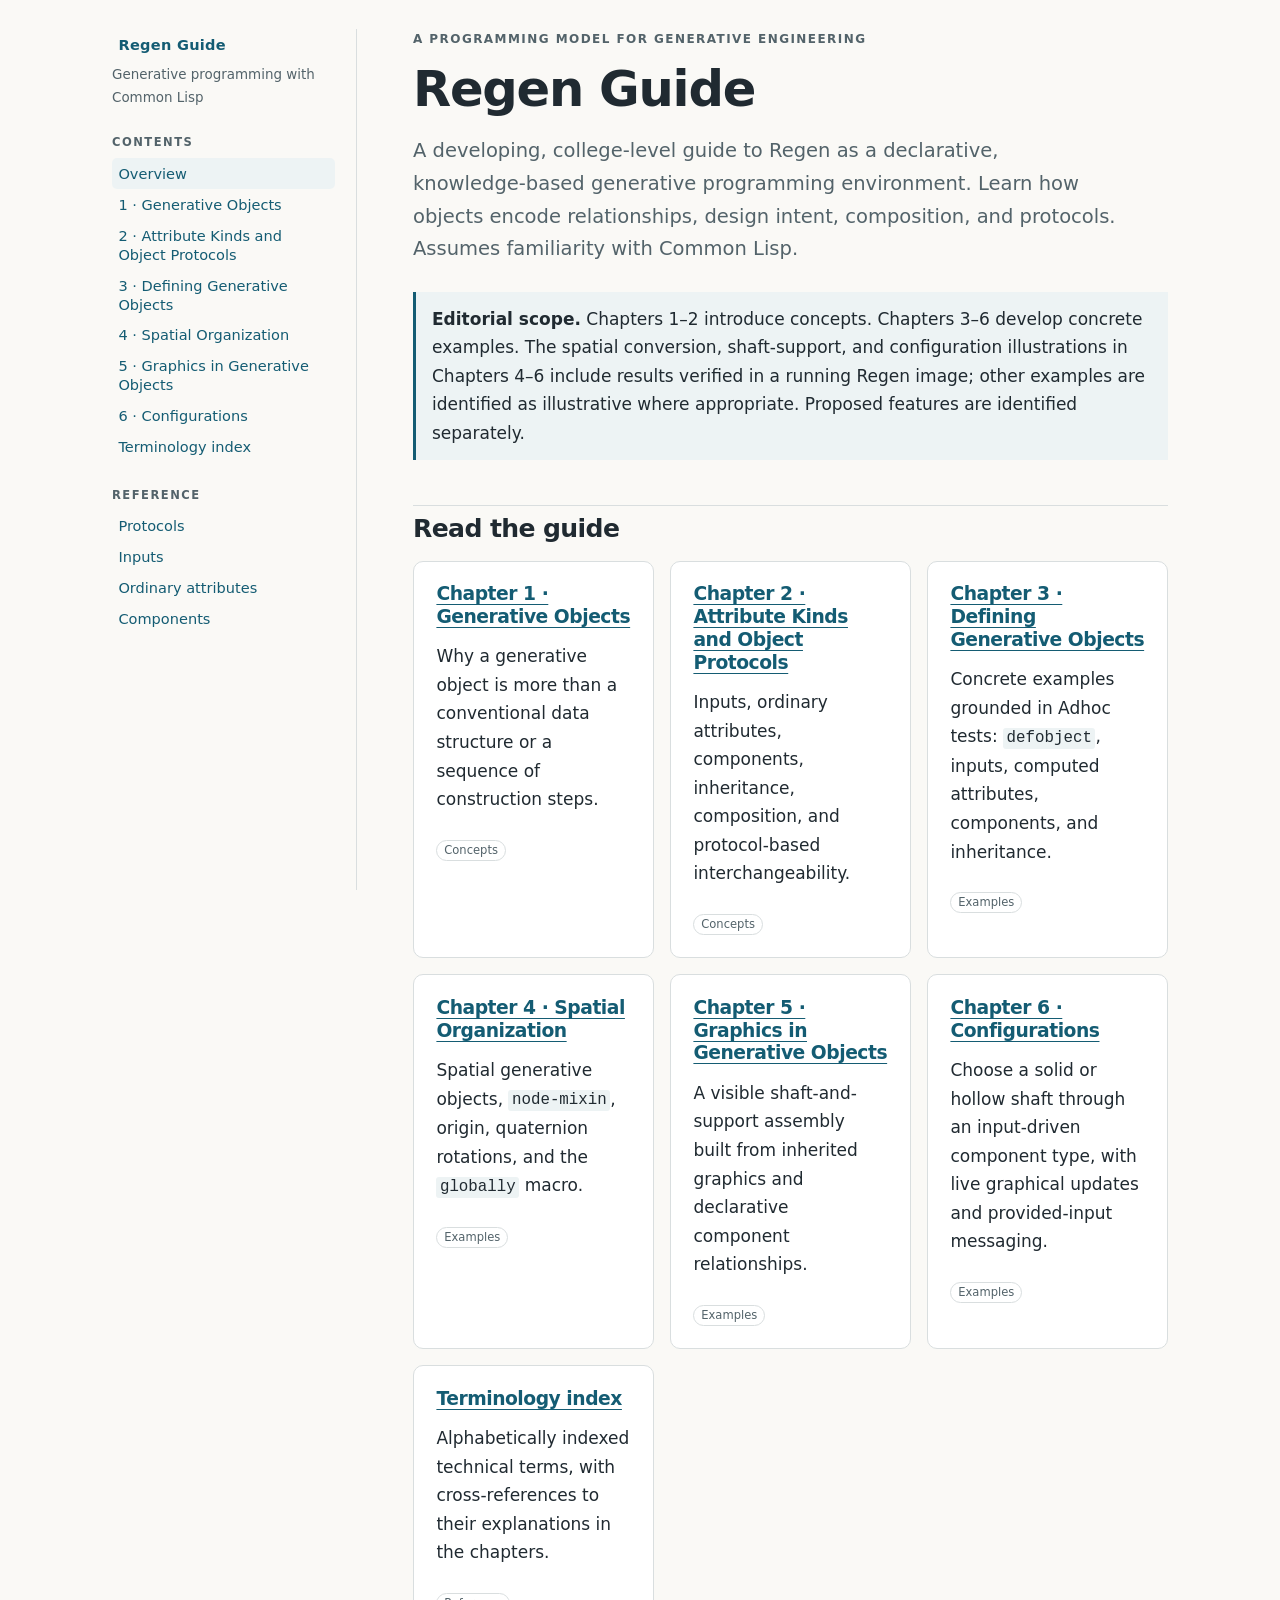
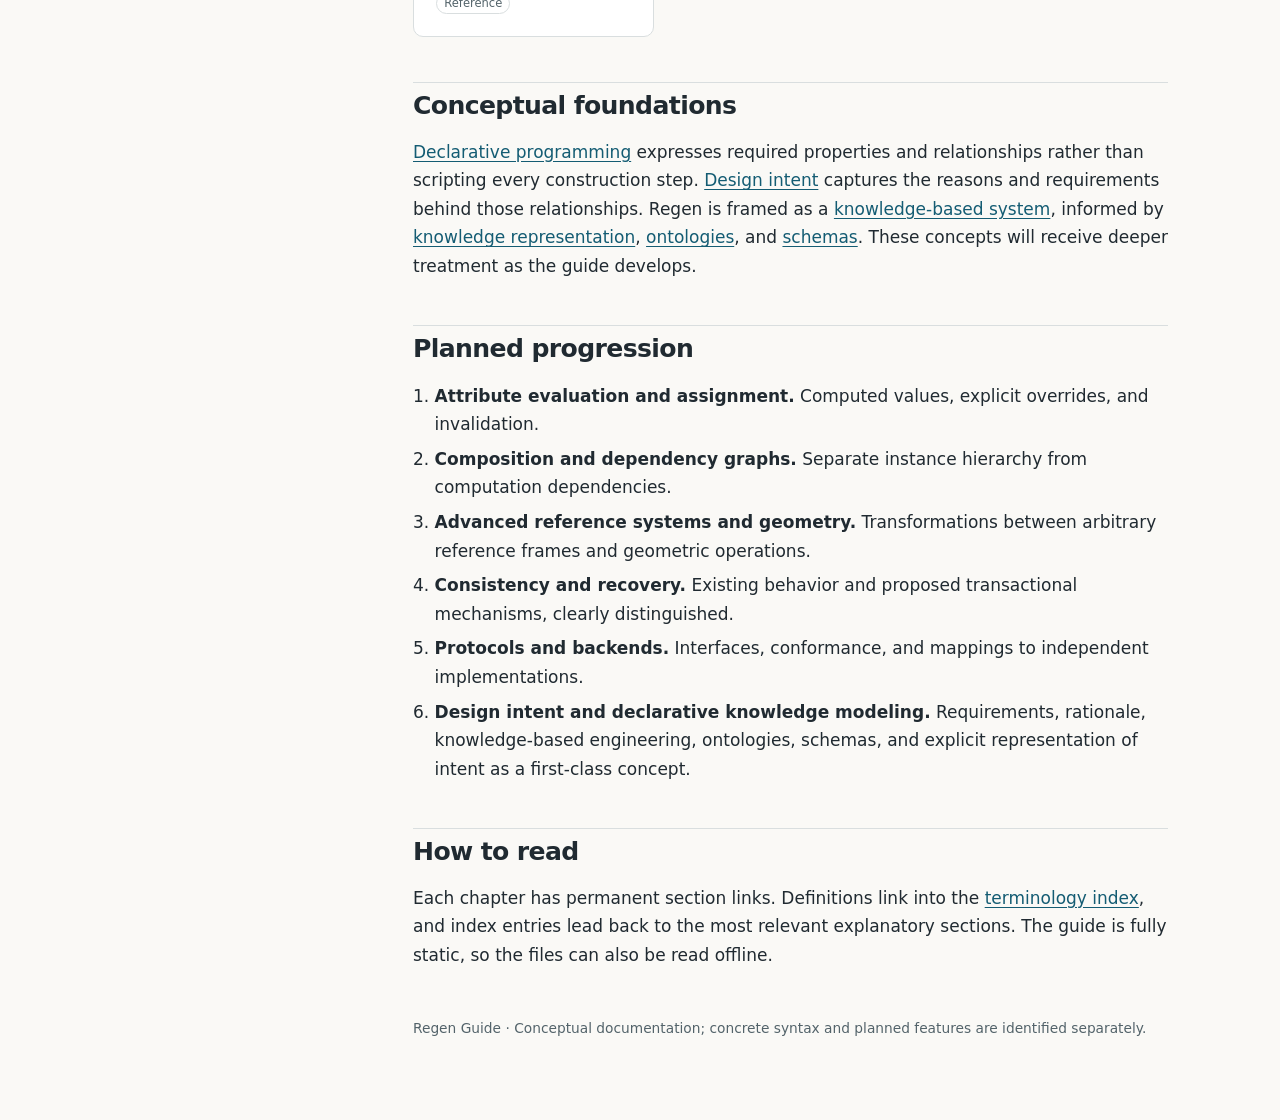
<file: index.html>
<!doctype html>
<html lang="en"><head><meta charset="utf-8"><meta name="viewport" content="width=device-width,initial-scale=1"><meta name="description" content="Regen Guide: concepts, object protocols and terminology for generative programming with Common Lisp"><title>Home · Regen Guide</title><link rel="stylesheet" href="assets/site.css"></head>
<body><a class="skip" href="#content">Skip to content</a><div class="layout"><aside class="sidebar" aria-label="Guide navigation"><a class="brand" href="index.html">Regen Guide</a><p class="subtitle">Generative programming with Common Lisp</p><nav class="links"><div class="nav-heading">Contents</div><a href="index.html" aria-current="page">Overview</a><a href="chapters/01-generative-objects.html">1 · Generative Objects</a><a href="chapters/02-attribute-kinds-and-object-protocols.html">2 · Attribute Kinds and Object Protocols</a><a href="chapters/03-defining-generative-objects.html">3 · Defining Generative Objects</a><a href="chapters/04-spatial-organization.html">4 · Spatial Organization</a><a href="chapters/05-graphics-in-generative-objects.html">5 · Graphics in Generative Objects</a><a href="chapters/06-configurations.html">6 · Configurations</a><a href="glossary.html">Terminology index</a><div class="nav-heading">Reference</div><a href="glossary.html#protocol">Protocols</a><a href="glossary.html#input">Inputs</a><a href="glossary.html#ordinary-attribute">Ordinary attributes</a><a href="glossary.html#component">Components</a></nav></aside><main id="content"><header class="eyebrow">A programming model for generative engineering</header>
<h1>Regen Guide</h1><p class="lead">A developing, college-level guide to Regen as a declarative, knowledge-based generative programming environment. Learn how objects encode relationships, design intent, composition, and protocols. Assumes familiarity with Common Lisp.</p>
<div class="note"><strong>Editorial scope.</strong> Chapters 1–2 introduce concepts. Chapters 3–6 develop concrete examples. The spatial conversion, shaft-support, and configuration illustrations in Chapters 4–6 include results verified in a running Regen image; other examples are identified as illustrative where appropriate. Proposed features are identified separately.</div>
<h2 id="chapters">Read the guide</h2><div class="grid">
<section class="card"><h3><a href="chapters/01-generative-objects.html">Chapter 1 · Generative Objects</a></h3><p>Why a generative object is more than a conventional data structure or a sequence of construction steps.</p><span class="badge">Concepts</span></section>
<section class="card"><h3><a href="chapters/02-attribute-kinds-and-object-protocols.html">Chapter 2 · Attribute Kinds and Object Protocols</a></h3><p>Inputs, ordinary attributes, components, inheritance, composition, and protocol-based interchangeability.</p><span class="badge">Concepts</span></section>
<section class="card"><h3><a href="chapters/03-defining-generative-objects.html">Chapter 3 · Defining Generative Objects</a></h3><p>Concrete examples grounded in Adhoc tests: <code>defobject</code>, inputs, computed attributes, components, and inheritance.</p><span class="badge">Examples</span></section>
<section class="card"><h3><a href="chapters/04-spatial-organization.html">Chapter 4 · Spatial Organization</a></h3><p>Spatial generative objects, <code>node-mixin</code>, origin, quaternion rotations, and the <code>globally</code> macro.</p><span class="badge">Examples</span></section>
<section class="card"><h3><a href="chapters/05-graphics-in-generative-objects.html">Chapter 5 · Graphics in Generative Objects</a></h3><p>A visible shaft-and-support assembly built from inherited graphics and declarative component relationships.</p><span class="badge">Examples</span></section>
<section class="card"><h3><a href="chapters/06-configurations.html">Chapter 6 · Configurations</a></h3><p>Choose a solid or hollow shaft through an input-driven component type, with live graphical updates and provided-input messaging.</p><span class="badge">Examples</span></section>
<section class="card"><h3><a href="glossary.html">Terminology index</a></h3><p>Alphabetically indexed technical terms, with cross-references to their explanations in the chapters.</p><span class="badge">Reference</span></section></div>
<h2 id="conceptual-foundations">Conceptual foundations</h2><p><a href="glossary.html#declarative-programming">Declarative programming</a> expresses required properties and relationships rather than scripting every construction step. <a href="glossary.html#design-intent">Design intent</a> captures the reasons and requirements behind those relationships. Regen is framed as a <a href="glossary.html#knowledge-based-system">knowledge-based system</a>, informed by <a href="glossary.html#knowledge-representation">knowledge representation</a>, <a href="glossary.html#ontology">ontologies</a>, and <a href="glossary.html#schema">schemas</a>. These concepts will receive deeper treatment as the guide develops.</p><h2 id="roadmap">Planned progression</h2><ol><li><strong>Attribute evaluation and assignment.</strong> Computed values, explicit overrides, and invalidation.</li><li><strong>Composition and dependency graphs.</strong> Separate instance hierarchy from computation dependencies.</li><li><strong>Advanced reference systems and geometry.</strong> Transformations between arbitrary reference frames and geometric operations.</li><li><strong>Consistency and recovery.</strong> Existing behavior and proposed transactional mechanisms, clearly distinguished.</li><li><strong>Protocols and backends.</strong> Interfaces, conformance, and mappings to independent implementations.</li><li><strong>Design intent and declarative knowledge modeling.</strong> Requirements, rationale, knowledge-based engineering, ontologies, schemas, and explicit representation of intent as a first-class concept.</li></ol>
<h2 id="reading">How to read</h2><p>Each chapter has permanent section links. Definitions link into the <a href="glossary.html">terminology index</a>, and index entries lead back to the most relevant explanatory sections. The guide is fully static, so the files can also be read offline.</p><footer>Regen Guide · Conceptual documentation; concrete syntax and planned features are identified separately.</footer></main></div></body></html>
</file>
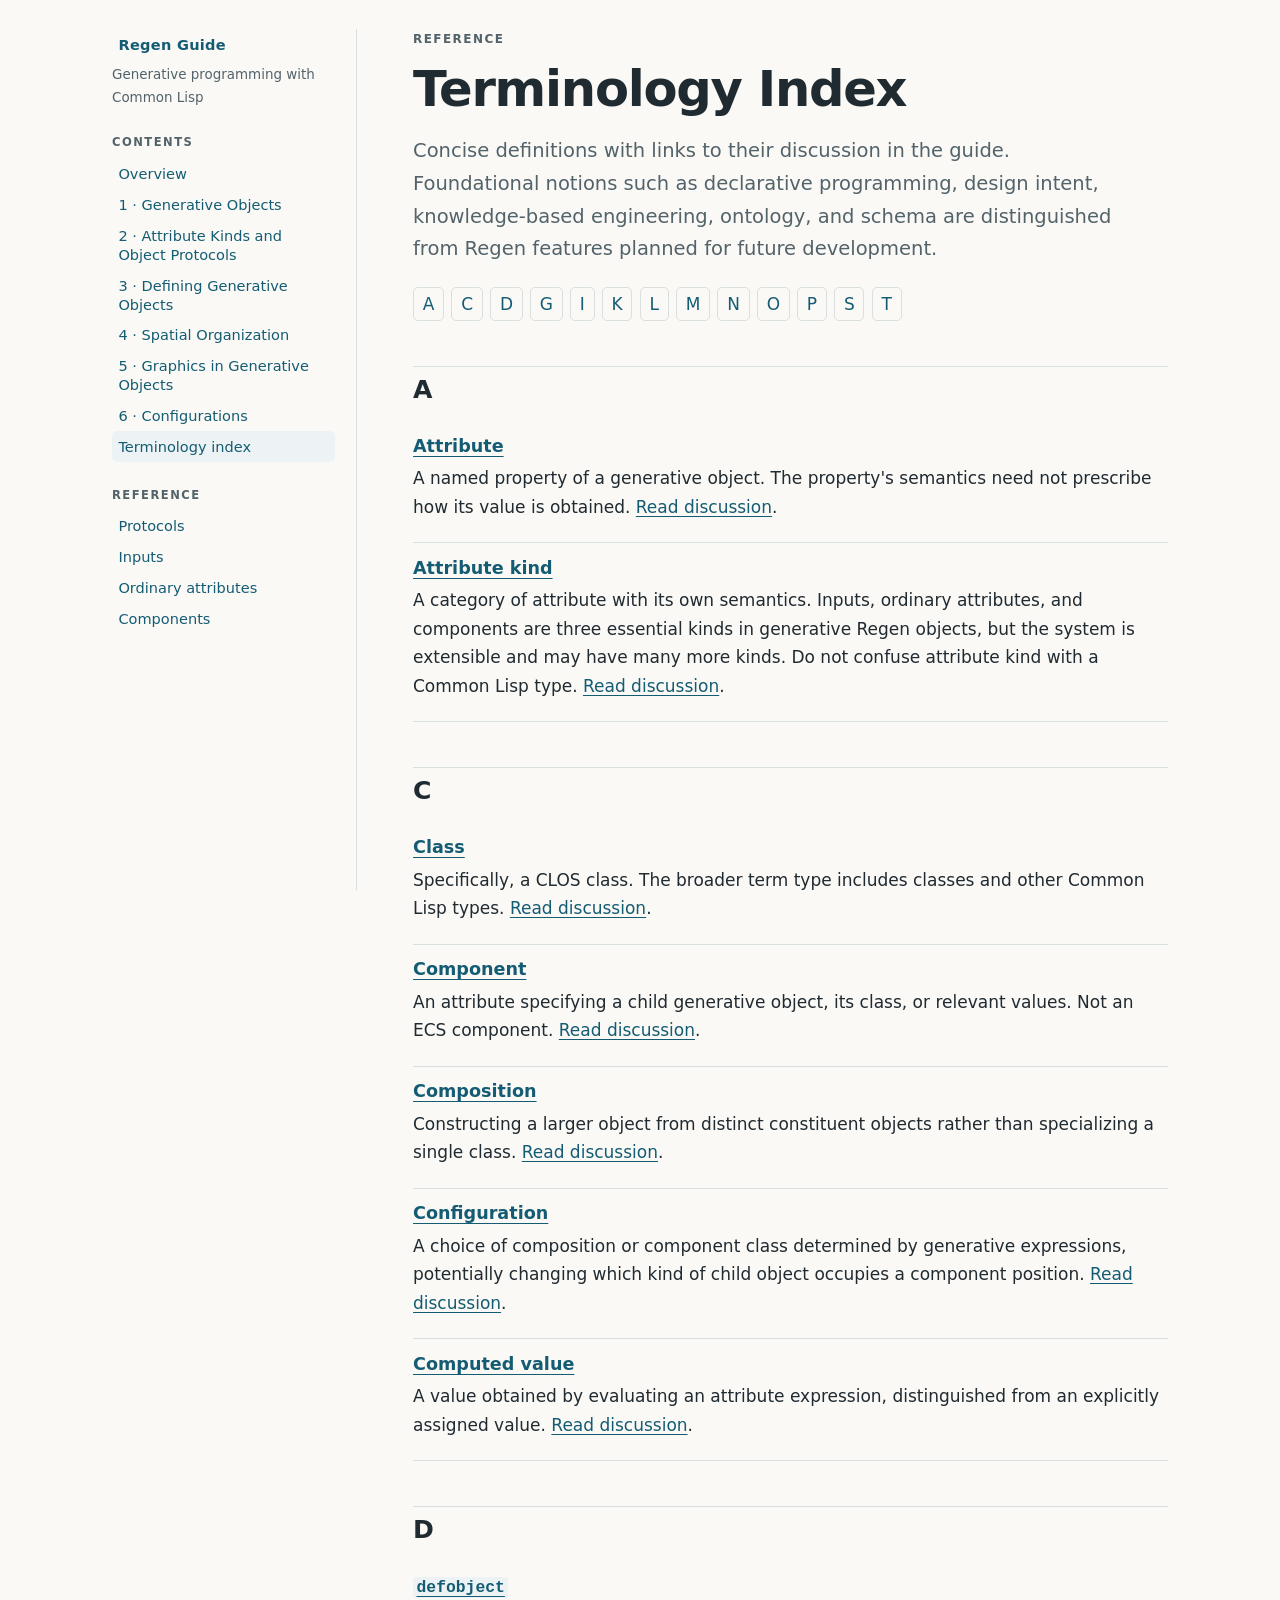
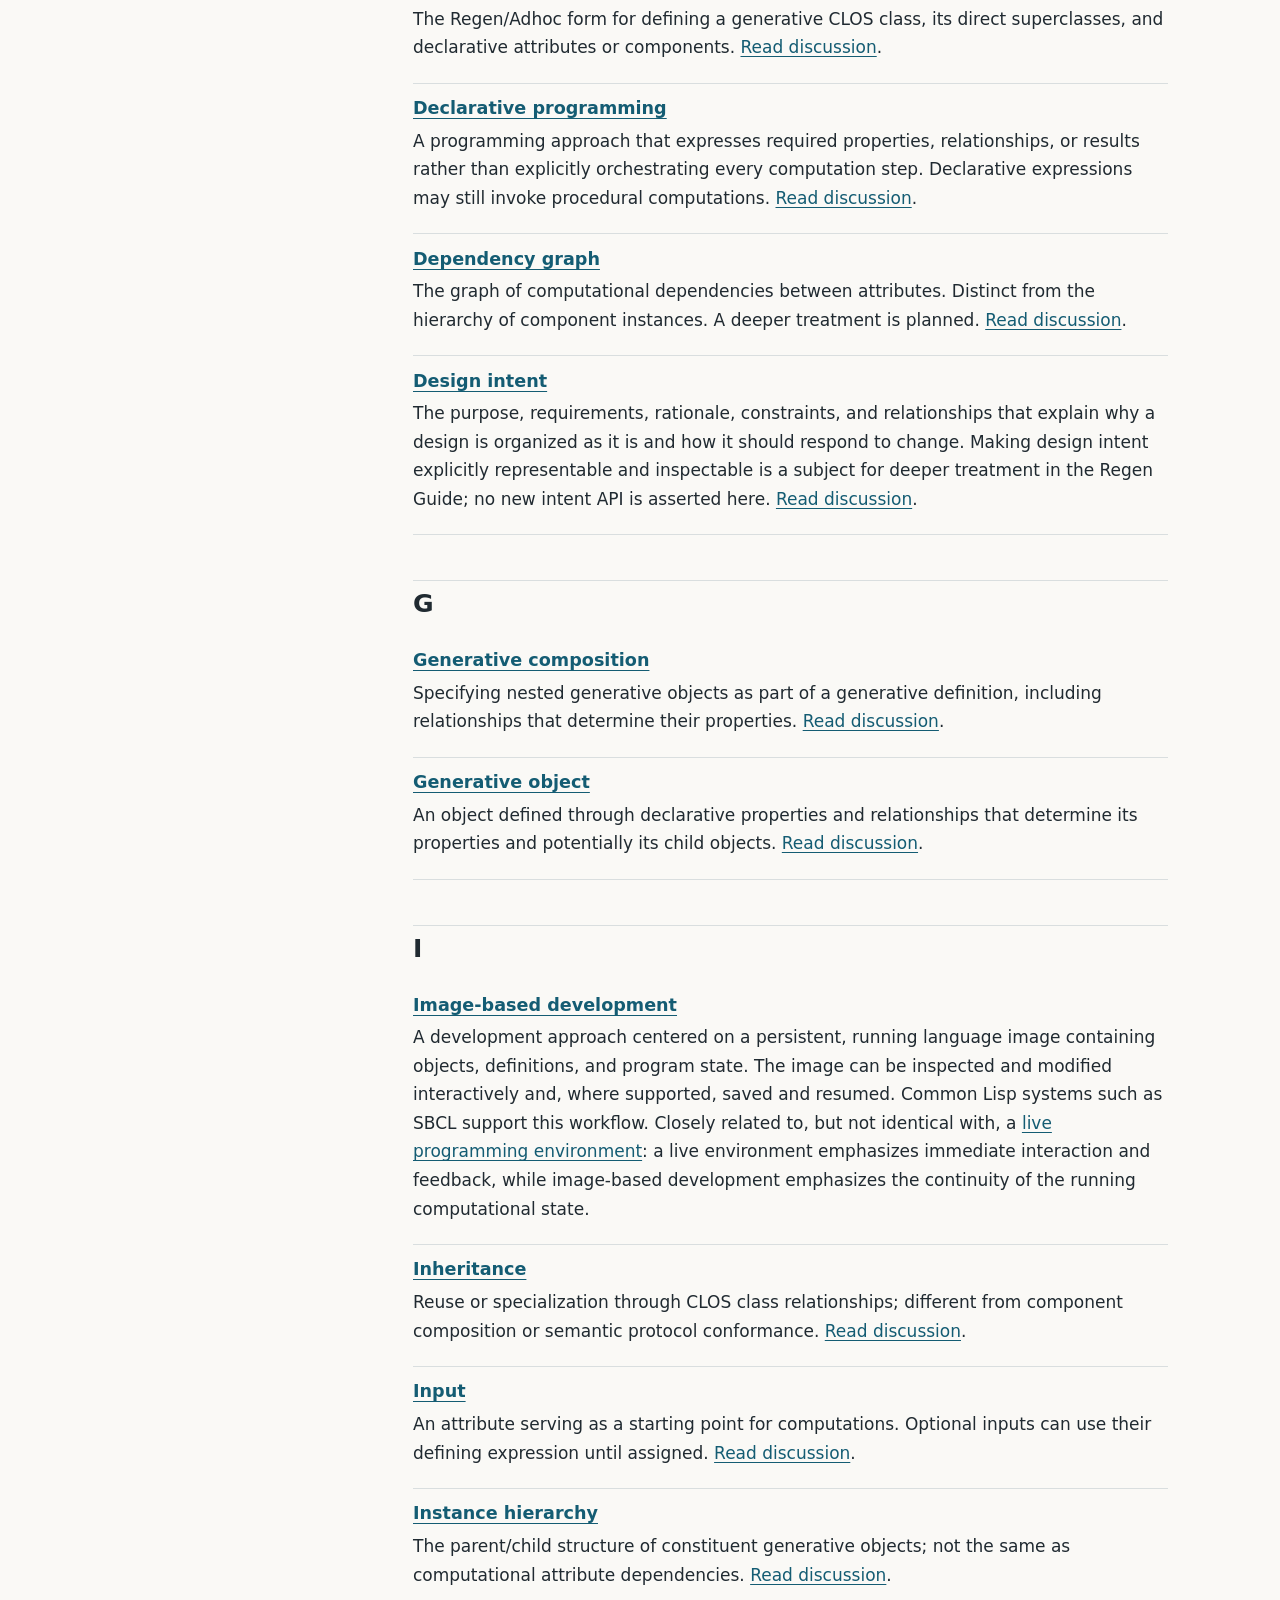
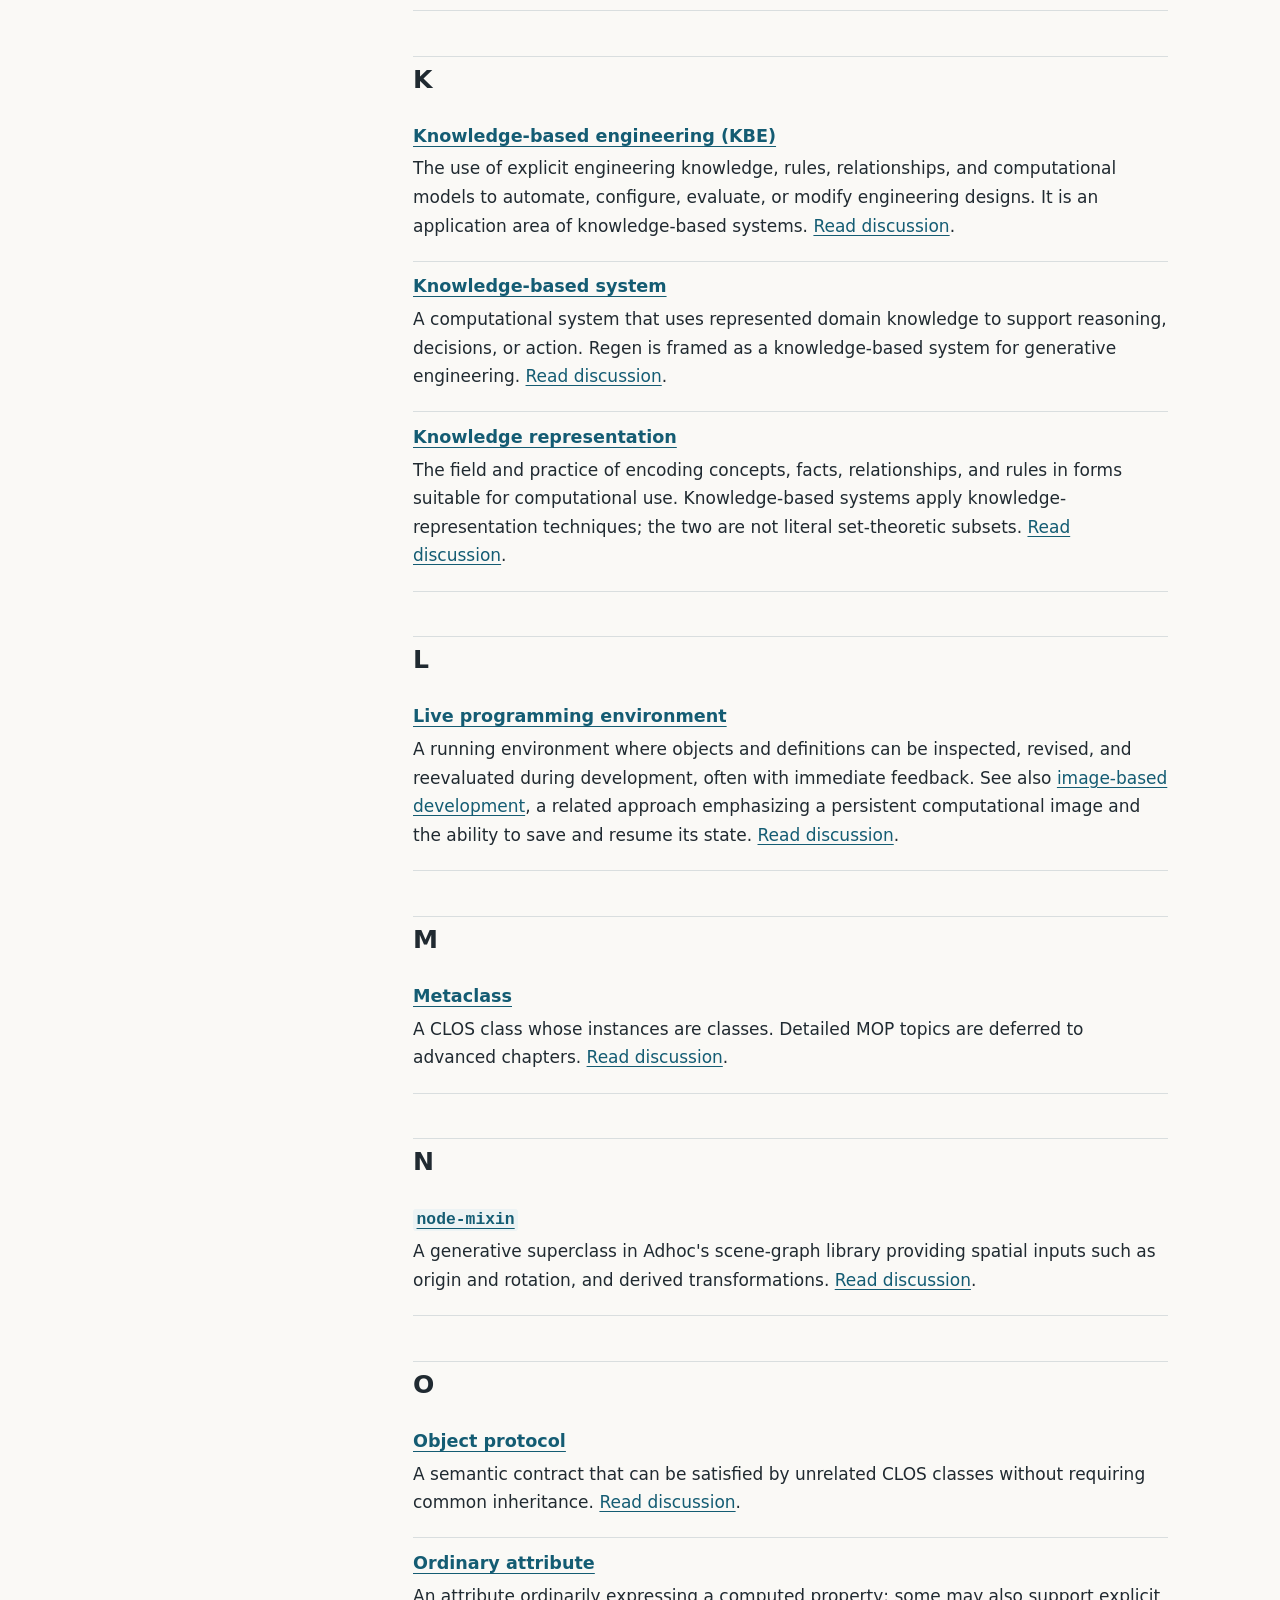
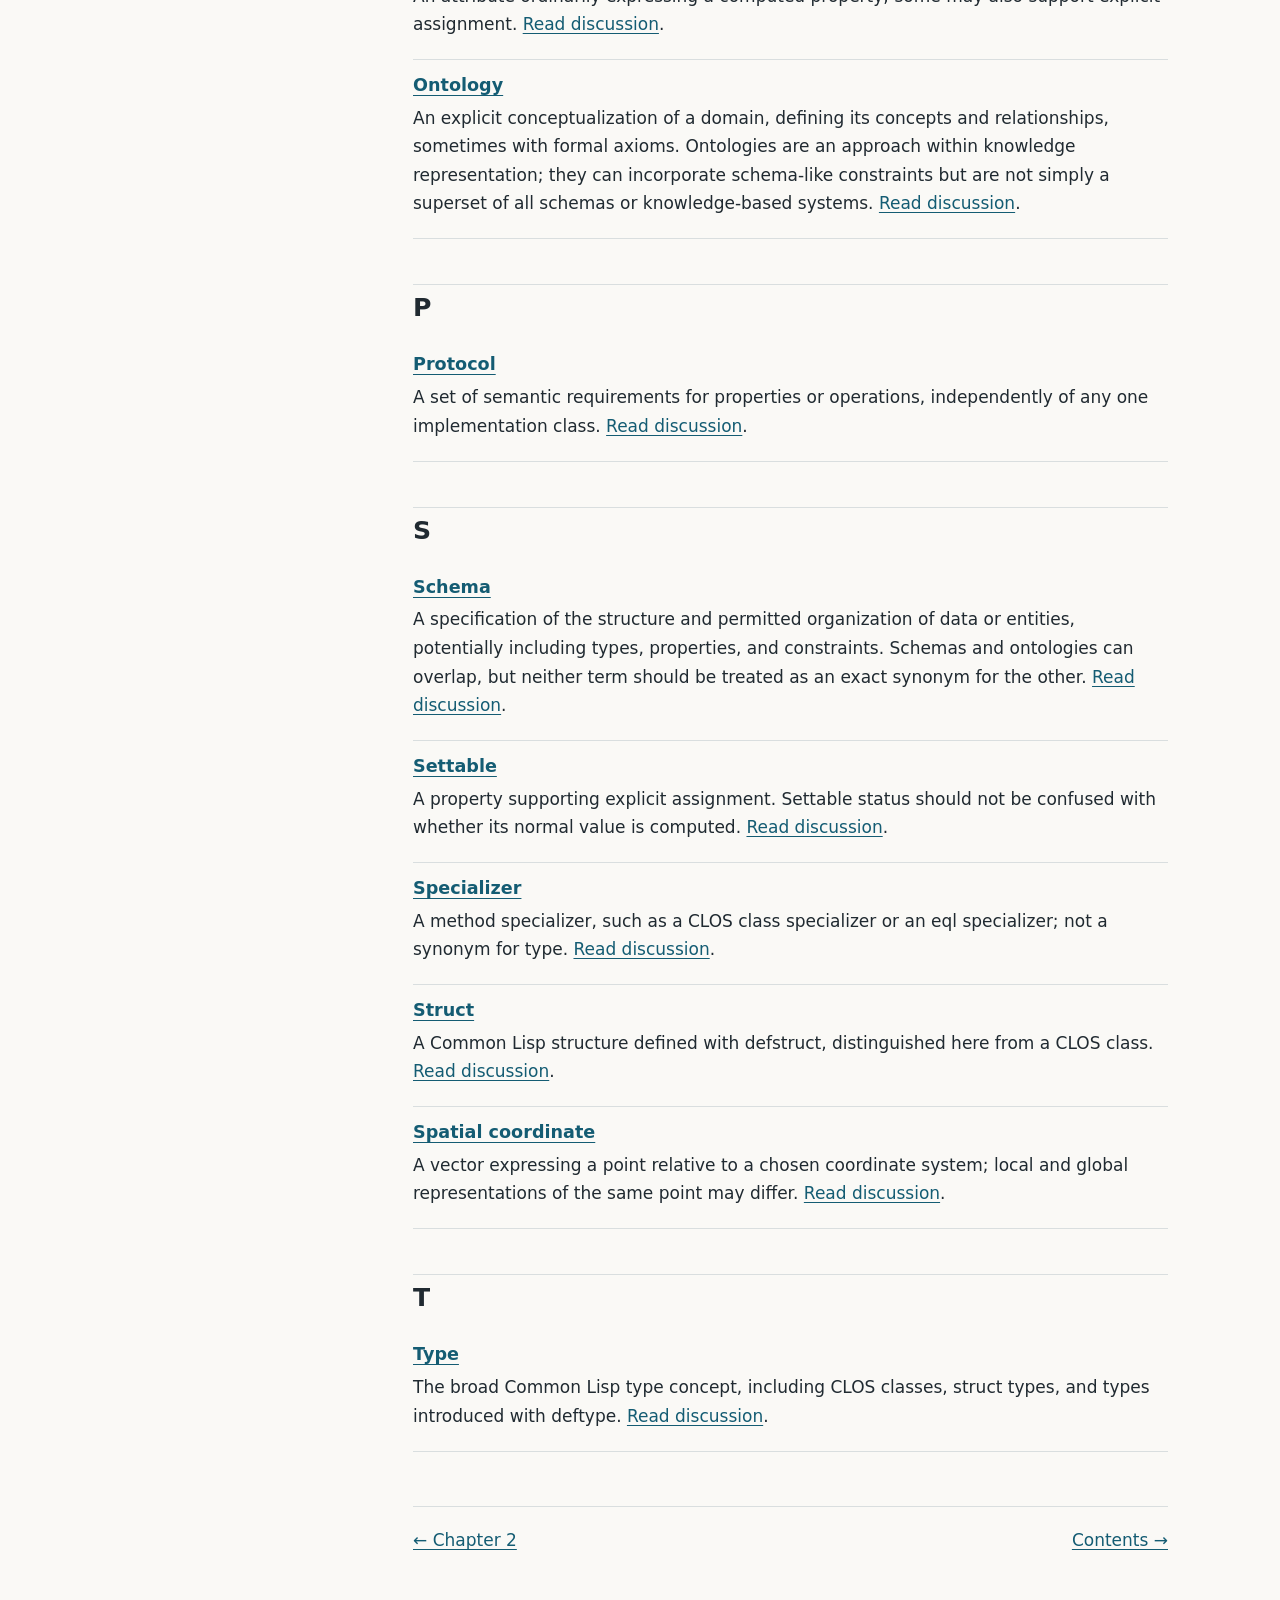
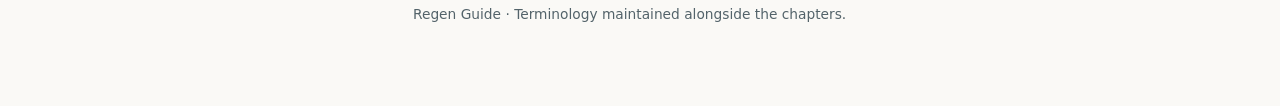
<file: glossary.html>
<!doctype html><html lang="en"><head><meta charset="utf-8"><meta name="viewport" content="width=device-width,initial-scale=1"><meta name="description" content="Alphabetical terminology index for Regen generative programming"><title>Terminology Index · Regen Guide</title><link rel="stylesheet" href="assets/site.css"></head><body><a class="skip" href="#content">Skip to content</a><div class="layout"><aside class="sidebar" aria-label="Guide navigation"><a class="brand" href="index.html">Regen Guide</a><p class="subtitle">Generative programming with Common Lisp</p><nav class="links"><div class="nav-heading">Contents</div><a href="index.html">Overview</a><a href="chapters/01-generative-objects.html">1 · Generative Objects</a><a href="chapters/02-attribute-kinds-and-object-protocols.html">2 · Attribute Kinds and Object Protocols</a><a href="chapters/03-defining-generative-objects.html">3 · Defining Generative Objects</a><a href="chapters/04-spatial-organization.html">4 · Spatial Organization</a><a href="chapters/05-graphics-in-generative-objects.html">5 · Graphics in Generative Objects</a><a href="chapters/06-configurations.html">6 · Configurations</a><a href="glossary.html" aria-current="page">Terminology index</a><div class="nav-heading">Reference</div><a href="#protocol">Protocols</a><a href="#input">Inputs</a><a href="#ordinary-attribute">Ordinary attributes</a><a href="#component">Components</a></nav></aside><main id="content"><header class="eyebrow">Reference</header><h1>Terminology Index</h1><p class="lead">Concise definitions with links to their discussion in the guide. Foundational notions such as declarative programming, design intent, knowledge-based engineering, ontology, and schema are distinguished from Regen features planned for future development.</p><nav aria-label="Alphabetical index" class="alphabet"><a href="#letter-A">A</a><a href="#letter-C">C</a><a href="#letter-D">D</a><a href="#letter-G">G</a><a href="#letter-I">I</a><a href="#letter-K">K</a><a href="#letter-L">L</a><a href="#letter-M">M</a><a href="#letter-N">N</a><a href="#letter-O">O</a><a href="#letter-P">P</a><a href="#letter-S">S</a><a href="#letter-T">T</a></nav><dl><h2 id="letter-A">A</h2><div class="definition term" id="attribute"><dt><a href="#attribute">Attribute</a></dt><dd>A named property of a generative object. The property's semantics need not prescribe how its value is obtained. <a href="chapters/02-attribute-kinds-and-object-protocols.html#2-1">Read discussion</a>.</dd></div><div class="definition term" id="attribute-kind"><dt><a href="#attribute-kind">Attribute kind</a></dt><dd>A category of attribute with its own semantics. Inputs, ordinary attributes, and components are three essential kinds in generative Regen objects, but the system is extensible and may have many more kinds. Do not confuse attribute kind with a Common Lisp type. <a href="chapters/02-attribute-kinds-and-object-protocols.html#2-1">Read discussion</a>.</dd></div><h2 id="letter-C">C</h2><div class="definition term" id="class"><dt><a href="#class">Class</a></dt><dd>Specifically, a CLOS class. The broader term type includes classes and other Common Lisp types. <a href="chapters/01-generative-objects.html#1-5">Read discussion</a>.</dd></div><div class="definition term" id="component"><dt><a href="#component">Component</a></dt><dd>An attribute specifying a child generative object, its class, or relevant values. Not an ECS component. <a href="chapters/02-attribute-kinds-and-object-protocols.html#2-4">Read discussion</a>.</dd></div><div class="definition term" id="composition"><dt><a href="#composition">Composition</a></dt><dd>Constructing a larger object from distinct constituent objects rather than specializing a single class. <a href="chapters/03-defining-generative-objects.html#3-5">Read discussion</a>.</dd></div><div class="definition term" id="configuration"><dt><a href="#configuration">Configuration</a></dt><dd>A choice of composition or component class determined by generative expressions, potentially changing which kind of child object occupies a component position. <a href="chapters/06-configurations.html#6-3">Read discussion</a>.</dd></div><div class="definition term" id="computed-value"><dt><a href="#computed-value">Computed value</a></dt><dd>A value obtained by evaluating an attribute expression, distinguished from an explicitly assigned value. <a href="chapters/02-attribute-kinds-and-object-protocols.html#2-3">Read discussion</a>.</dd></div><h2 id="letter-D">D</h2><div class="definition term" id="defobject"><dt><a href="#defobject"><code>defobject</code></a></dt><dd>The Regen/Adhoc form for defining a generative CLOS class, its direct superclasses, and declarative attributes or components. <a href="chapters/03-defining-generative-objects.html#3-1">Read discussion</a>.</dd></div><div class="definition term" id="declarative-programming"><dt><a href="#declarative-programming">Declarative programming</a></dt><dd>A programming approach that expresses required properties, relationships, or results rather than explicitly orchestrating every computation step. Declarative expressions may still invoke procedural computations. <a href="chapters/01-generative-objects.html#1-2">Read discussion</a>.</dd></div><div class="definition term" id="dependency-graph"><dt><a href="#dependency-graph">Dependency graph</a></dt><dd>The graph of computational dependencies between attributes. Distinct from the hierarchy of component instances. A deeper treatment is planned. <a href="chapters/01-generative-objects.html#1-4">Read discussion</a>.</dd></div><div class="definition term" id="design-intent"><dt><a href="#design-intent">Design intent</a></dt><dd>The purpose, requirements, rationale, constraints, and relationships that explain why a design is organized as it is and how it should respond to change. Making design intent explicitly representable and inspectable is a subject for deeper treatment in the Regen Guide; no new intent API is asserted here. <a href="chapters/01-generative-objects.html#1-2">Read discussion</a>.</dd></div><h2 id="letter-G">G</h2><div class="definition term" id="generative-composition"><dt><a href="#generative-composition">Generative composition</a></dt><dd>Specifying nested generative objects as part of a generative definition, including relationships that determine their properties. <a href="chapters/01-generative-objects.html#1-4">Read discussion</a>.</dd></div><div class="definition term" id="generative-object"><dt><a href="#generative-object">Generative object</a></dt><dd>An object defined through declarative properties and relationships that determine its properties and potentially its child objects. <a href="chapters/01-generative-objects.html#1-1">Read discussion</a>.</dd></div><h2 id="letter-I">I</h2><div class="definition term" id="image-based-development"><dt><a href="#image-based-development">Image-based development</a></dt><dd>A development approach centered on a persistent, running language image containing objects, definitions, and program state. The image can be inspected and modified interactively and, where supported, saved and resumed. Common Lisp systems such as SBCL support this workflow. Closely related to, but not identical with, a <a href="#live-environment">live programming environment</a>: a live environment emphasizes immediate interaction and feedback, while image-based development emphasizes the continuity of the running computational state.</dd></div><div class="definition term" id="inheritance"><dt><a href="#inheritance">Inheritance</a></dt><dd>Reuse or specialization through CLOS class relationships; different from component composition or semantic protocol conformance. <a href="chapters/03-defining-generative-objects.html#3-5">Read discussion</a>.</dd></div><div class="definition term" id="input"><dt><a href="#input">Input</a></dt><dd>An attribute serving as a starting point for computations. Optional inputs can use their defining expression until assigned. <a href="chapters/02-attribute-kinds-and-object-protocols.html#2-2">Read discussion</a>.</dd></div><div class="definition term" id="instance-hierarchy"><dt><a href="#instance-hierarchy">Instance hierarchy</a></dt><dd>The parent/child structure of constituent generative objects; not the same as computational attribute dependencies. <a href="chapters/01-generative-objects.html#1-4">Read discussion</a>.</dd></div><h2 id="letter-K">K</h2><div class="definition term" id="knowledge-based-engineering"><dt><a href="#knowledge-based-engineering">Knowledge-based engineering (KBE)</a></dt><dd>The use of explicit engineering knowledge, rules, relationships, and computational models to automate, configure, evaluate, or modify engineering designs. It is an application area of knowledge-based systems. <a href="chapters/01-generative-objects.html#1-5">Read discussion</a>.</dd></div><div class="definition term" id="knowledge-based-system"><dt><a href="#knowledge-based-system">Knowledge-based system</a></dt><dd>A computational system that uses represented domain knowledge to support reasoning, decisions, or action. Regen is framed as a knowledge-based system for generative engineering. <a href="chapters/01-generative-objects.html#1-5">Read discussion</a>.</dd></div><div class="definition term" id="knowledge-representation"><dt><a href="#knowledge-representation">Knowledge representation</a></dt><dd>The field and practice of encoding concepts, facts, relationships, and rules in forms suitable for computational use. Knowledge-based systems apply knowledge-representation techniques; the two are not literal set-theoretic subsets. <a href="chapters/01-generative-objects.html#1-5">Read discussion</a>.</dd></div><h2 id="letter-L">L</h2><div class="definition term" id="live-environment"><dt><a href="#live-environment">Live programming environment</a></dt><dd>A running environment where objects and definitions can be inspected, revised, and reevaluated during development, often with immediate feedback. See also <a href="#image-based-development">image-based development</a>, a related approach emphasizing a persistent computational image and the ability to save and resume its state. <a href="chapters/01-generative-objects.html#1-6">Read discussion</a>.</dd></div><h2 id="letter-M">M</h2><div class="definition term" id="metaclass"><dt><a href="#metaclass">Metaclass</a></dt><dd>A CLOS class whose instances are classes. Detailed MOP topics are deferred to advanced chapters. <a href="chapters/01-generative-objects.html#1-5">Read discussion</a>.</dd></div><h2 id="letter-N">N</h2><div class="definition term" id="node-mixin"><dt><a href="#node-mixin"><code>node-mixin</code></a></dt><dd>A generative superclass in Adhoc's scene-graph library providing spatial inputs such as origin and rotation, and derived transformations. <a href="chapters/04-spatial-organization.html#4-1">Read discussion</a>.</dd></div><h2 id="letter-O">O</h2><div class="definition term" id="object-protocol"><dt><a href="#object-protocol">Object protocol</a></dt><dd>A semantic contract that can be satisfied by unrelated CLOS classes without requiring common inheritance. <a href="chapters/02-attribute-kinds-and-object-protocols.html#2-1">Read discussion</a>.</dd></div><div class="definition term" id="ordinary-attribute"><dt><a href="#ordinary-attribute">Ordinary attribute</a></dt><dd>An attribute ordinarily expressing a computed property; some may also support explicit assignment. <a href="chapters/02-attribute-kinds-and-object-protocols.html#2-3">Read discussion</a>.</dd></div><div class="definition term" id="ontology"><dt><a href="#ontology">Ontology</a></dt><dd>An explicit conceptualization of a domain, defining its concepts and relationships, sometimes with formal axioms. Ontologies are an approach within knowledge representation; they can incorporate schema-like constraints but are not simply a superset of all schemas or knowledge-based systems. <a href="chapters/01-generative-objects.html#1-5">Read discussion</a>.</dd></div><h2 id="letter-P">P</h2><div class="definition term" id="protocol"><dt><a href="#protocol">Protocol</a></dt><dd>A set of semantic requirements for properties or operations, independently of any one implementation class. <a href="chapters/02-attribute-kinds-and-object-protocols.html#2-1">Read discussion</a>.</dd></div><h2 id="letter-S">S</h2><div class="definition term" id="schema"><dt><a href="#schema">Schema</a></dt><dd>A specification of the structure and permitted organization of data or entities, potentially including types, properties, and constraints. Schemas and ontologies can overlap, but neither term should be treated as an exact synonym for the other. <a href="chapters/01-generative-objects.html#1-5">Read discussion</a>.</dd></div><div class="definition term" id="settable"><dt><a href="#settable">Settable</a></dt><dd>A property supporting explicit assignment. Settable status should not be confused with whether its normal value is computed. <a href="chapters/02-attribute-kinds-and-object-protocols.html#2-3">Read discussion</a>.</dd></div><div class="definition term" id="specializer"><dt><a href="#specializer">Specializer</a></dt><dd>A method specializer, such as a CLOS class specializer or an eql specializer; not a synonym for type. <a href="chapters/01-generative-objects.html#1-5">Read discussion</a>.</dd></div><div class="definition term" id="struct"><dt><a href="#struct">Struct</a></dt><dd>A Common Lisp structure defined with defstruct, distinguished here from a CLOS class. <a href="chapters/01-generative-objects.html#1-5">Read discussion</a>.</dd></div><div class="definition term" id="spatial-coordinate"><dt><a href="#spatial-coordinate">Spatial coordinate</a></dt><dd>A vector expressing a point relative to a chosen coordinate system; local and global representations of the same point may differ. <a href="chapters/04-spatial-organization.html#4-5">Read discussion</a>.</dd></div><h2 id="letter-T">T</h2><div class="definition term" id="type"><dt><a href="#type">Type</a></dt><dd>The broad Common Lisp type concept, including CLOS classes, struct types, and types introduced with deftype. <a href="chapters/01-generative-objects.html#1-5">Read discussion</a>.</dd></div></dl><nav class="bottomnav" aria-label="Site navigation"><a href="chapters/02-attribute-kinds-and-object-protocols.html">← Chapter 2</a><a href="index.html">Contents →</a></nav><footer>Regen Guide · Terminology maintained alongside the chapters.</footer></main></div></body></html>
</file>
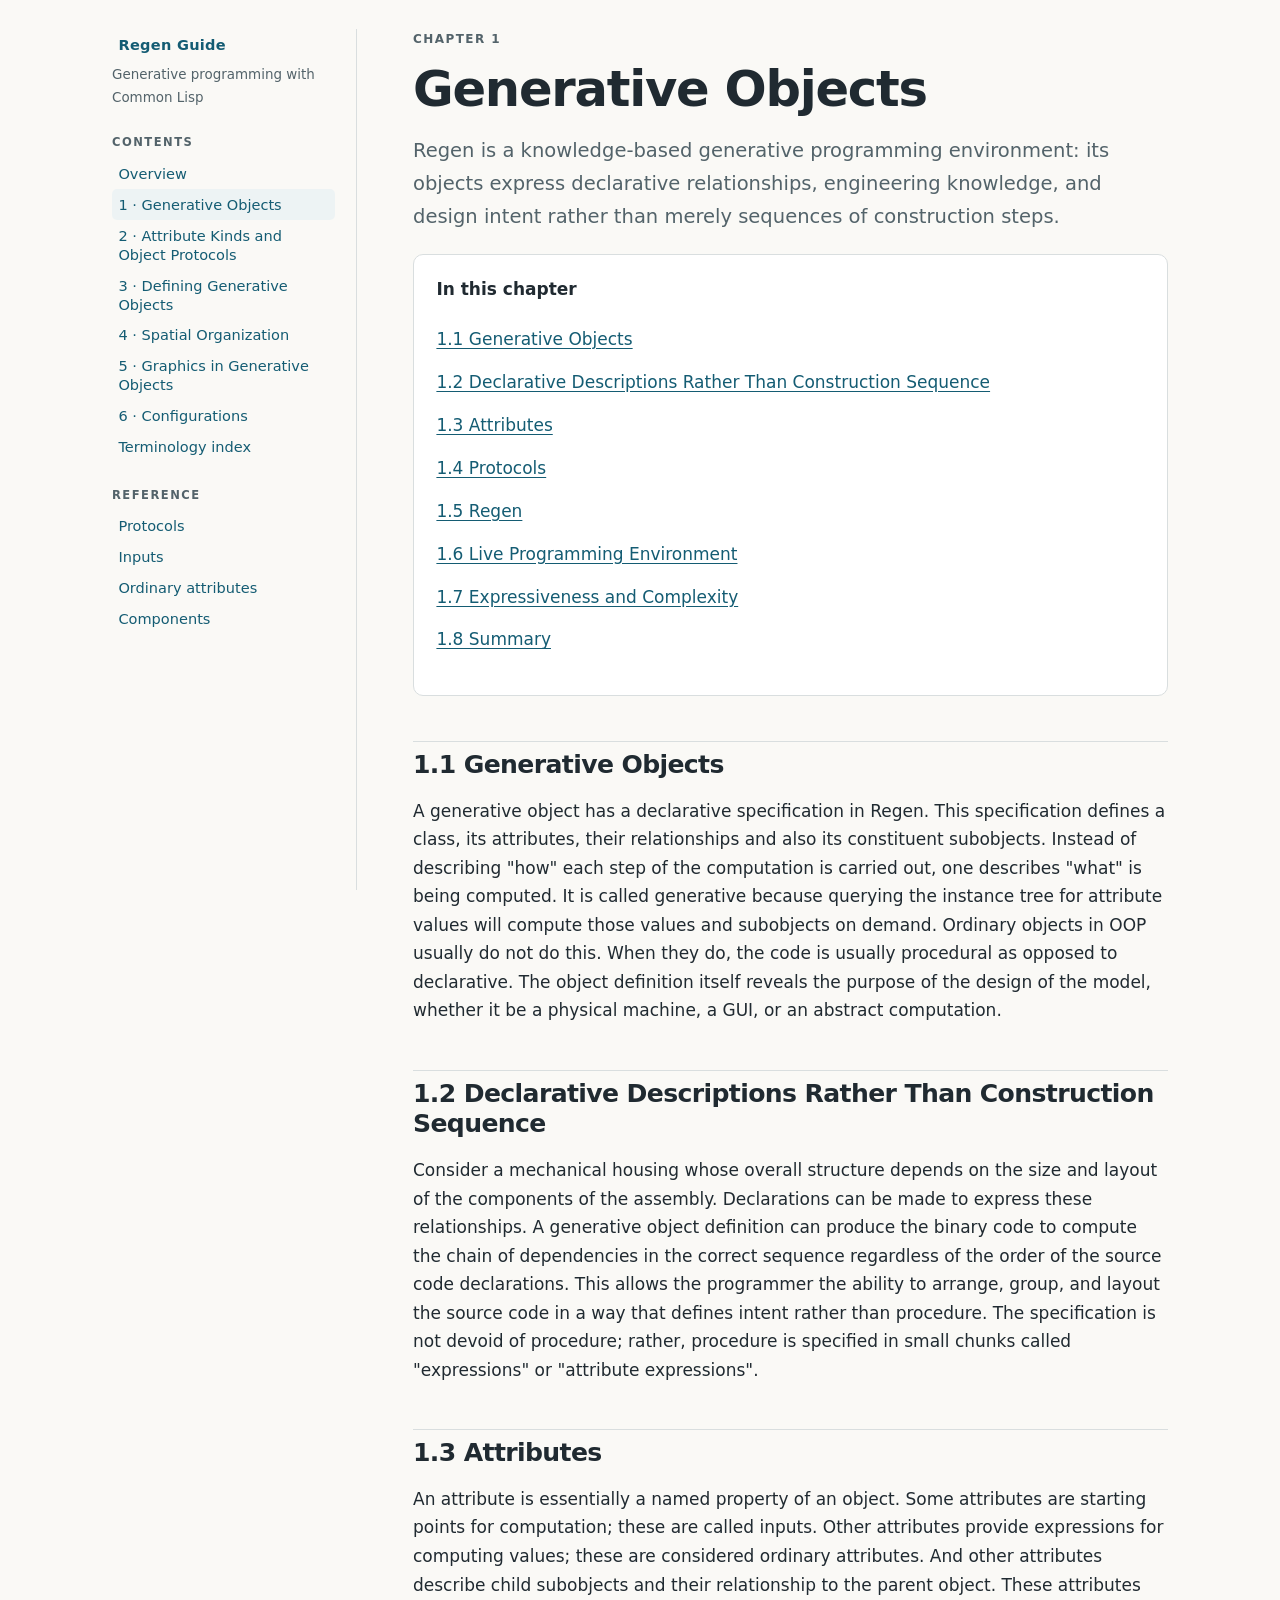
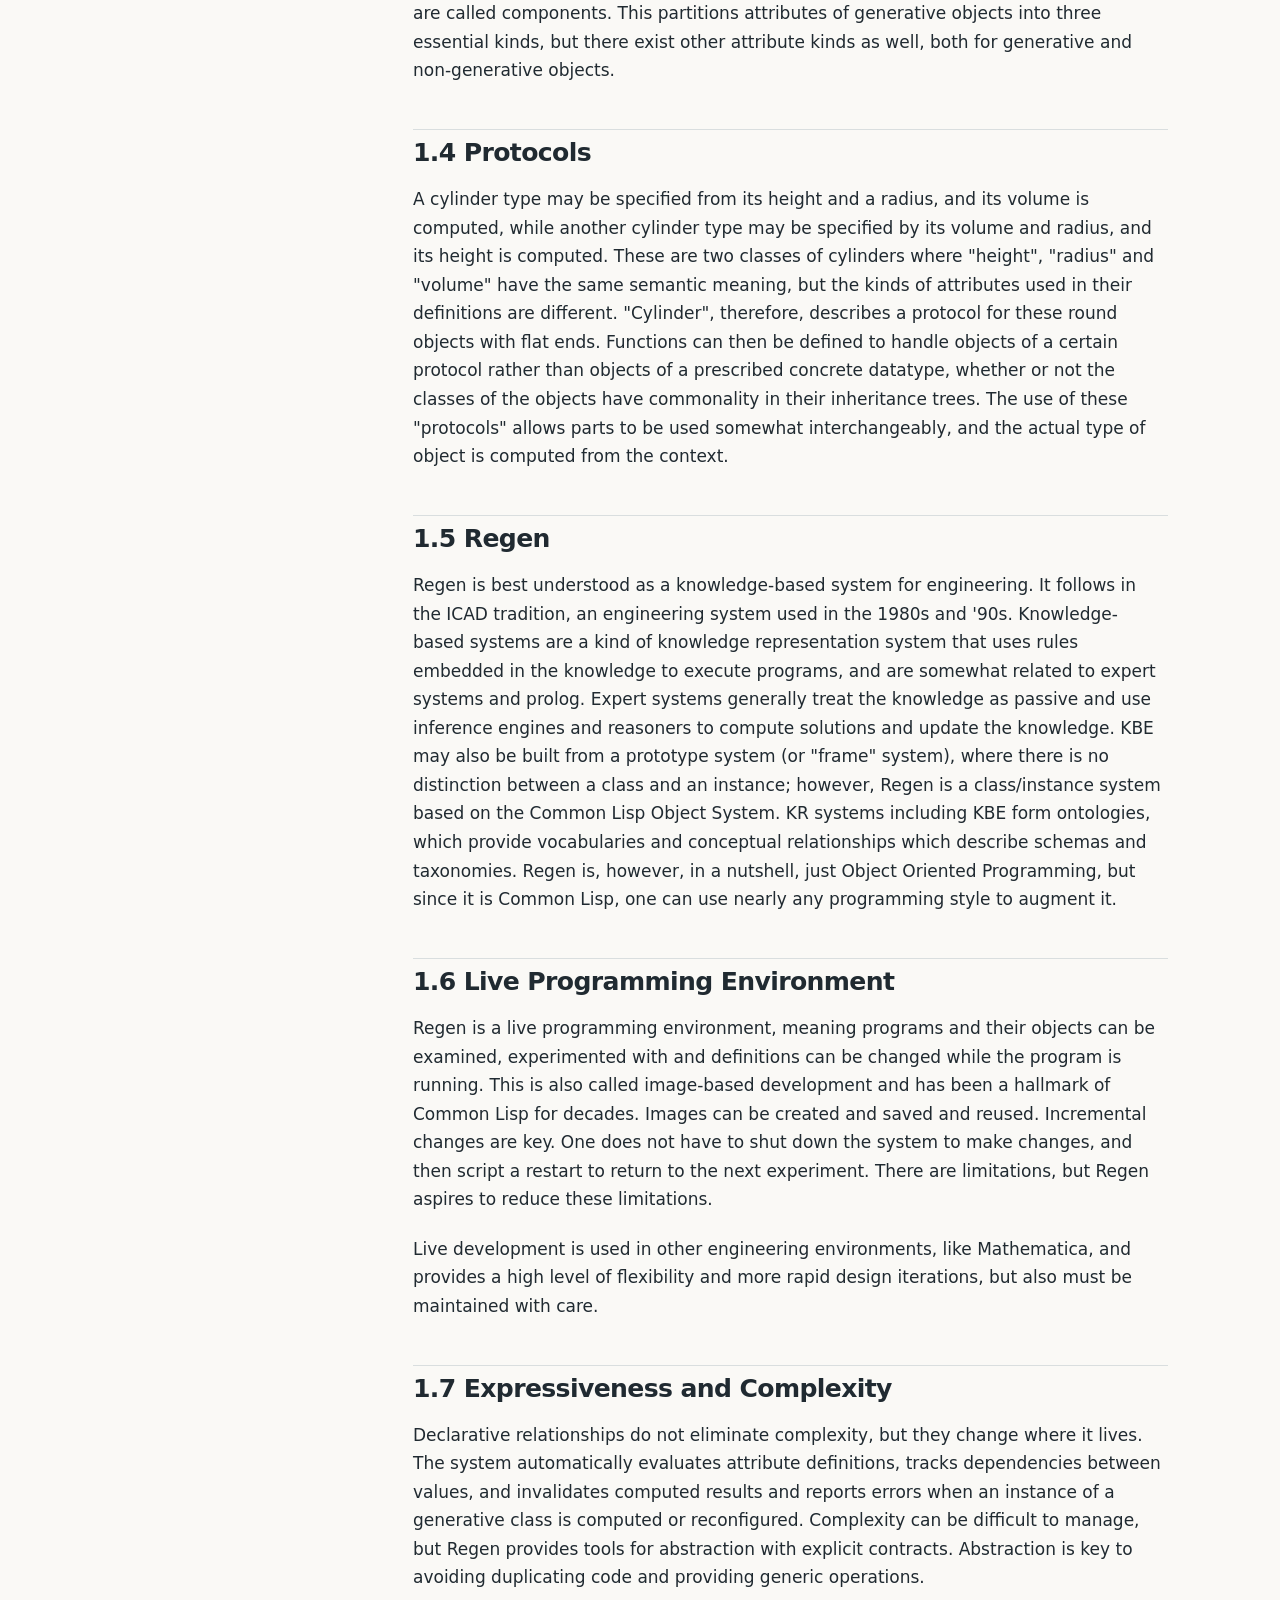
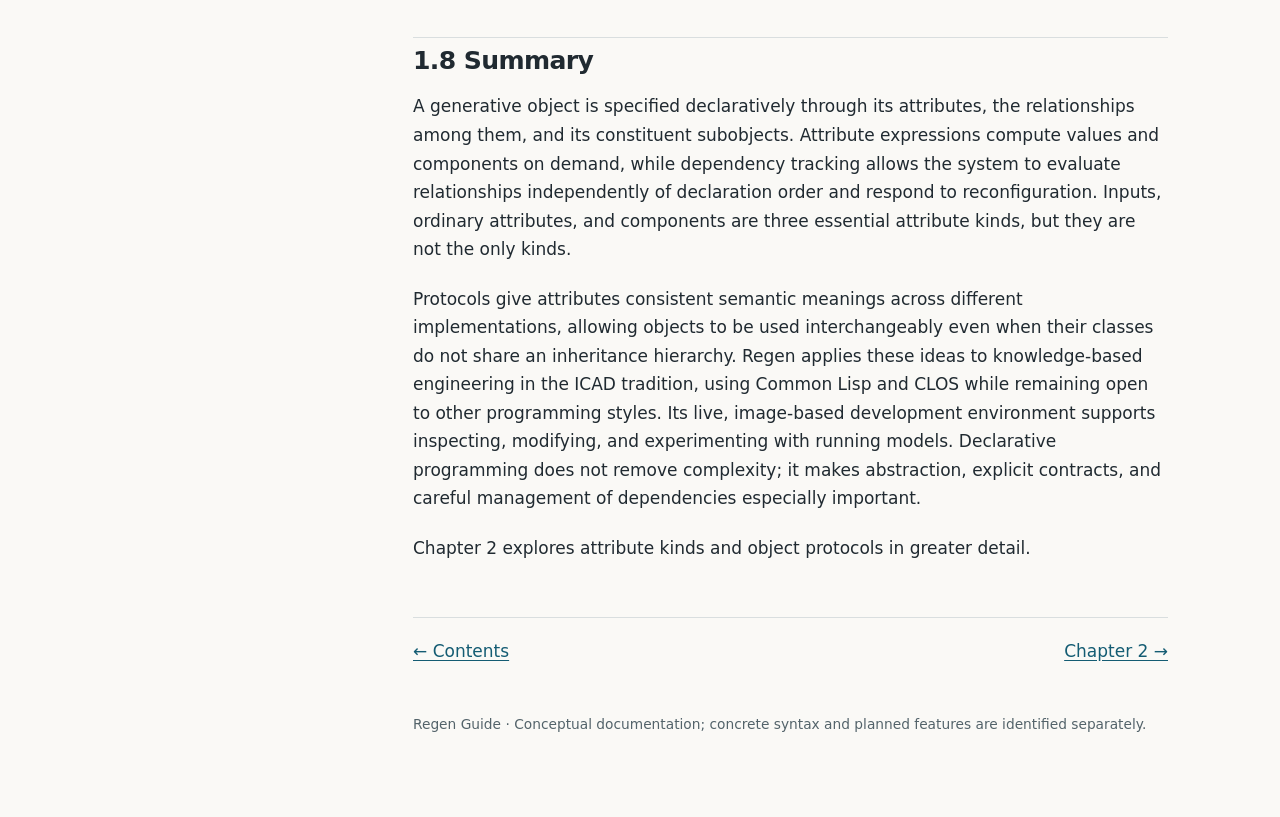
<file: chapters/01-generative-objects.html>
<!doctype html>
<html lang="en"><head><meta charset="utf-8"><meta name="viewport" content="width=device-width,initial-scale=1"><meta name="description" content="Regen Guide: concepts, object protocols and terminology for generative programming with Common Lisp"><title>Chapter 1: Generative Objects · Regen Guide</title><link rel="stylesheet" href="../assets/site.css"></head>
<body><a class="skip" href="#content">Skip to content</a><div class="layout"><aside class="sidebar" aria-label="Guide navigation"><a class="brand" href="../index.html">Regen Guide</a><p class="subtitle">Generative programming with Common Lisp</p><nav class="links"><div class="nav-heading">Contents</div><a href="../index.html">Overview</a><a href="../chapters/01-generative-objects.html" aria-current="page">1 · Generative Objects</a><a href="../chapters/02-attribute-kinds-and-object-protocols.html">2 · Attribute Kinds and Object Protocols</a><a href="../chapters/03-defining-generative-objects.html">3 · Defining Generative Objects</a><a href="../chapters/04-spatial-organization.html">4 · Spatial Organization</a><a href="../chapters/05-graphics-in-generative-objects.html">5 · Graphics in Generative Objects</a><a href="06-configurations.html">6 · Configurations</a><a href="../glossary.html">Terminology index</a><div class="nav-heading">Reference</div><a href="../glossary.html#protocol">Protocols</a><a href="../glossary.html#input">Inputs</a><a href="../glossary.html#ordinary-attribute">Ordinary attributes</a><a href="../glossary.html#component">Components</a></nav></aside><main id="content"><header class="eyebrow">Chapter 1</header><h1>Generative Objects</h1><p class="lead">Regen is a knowledge-based generative programming environment: its objects express declarative relationships, engineering knowledge, and design intent rather than merely sequences of construction steps.</p>
<nav aria-label="On this page" class="card"><strong>In this chapter</strong><ol class="toc"><li><a href="#1-1">1.1 Generative Objects</a></li><li><a href="#1-2">1.2 Declarative Descriptions Rather Than Construction Sequence</a></li><li><a href="#1-3">1.3 Attributes</a></li><li><a href="#1-4">1.4 Protocols</a></li><li><a href="#1-5">1.5 Regen</a></li><li><a href="#1-6">1.6 Live Programming Environment</a></li><li><a href="#1-7">1.7 Expressiveness and Complexity</a></li><li><a href="#1-8">1.8 Summary</a></li></ol></nav>
<section id="1-1"><h2>1.1 Generative Objects</h2><p>A generative object has a declarative specification in Regen.  This specification defines a class, its attributes, their relationships and also its constituent subobjects.  Instead of describing "how" each step of the computation is carried out, one describes "what" is being computed.  It is called generative because querying the instance tree for attribute values will compute those values and subobjects on demand.  Ordinary objects in OOP usually do not do this.  When they do, the code is usually procedural as opposed to declarative.  The object definition itself reveals the purpose of the design of the model, whether it be a physical machine, a GUI, or an abstract computation.</p></section>
<section id="1-2"><h2>1.2 Declarative Descriptions Rather Than Construction Sequence</h2><p>Consider a mechanical housing whose overall structure depends on the size and layout of the components of the assembly. Declarations can be made to express these relationships.  A generative object definition can produce the binary code to compute the chain of dependencies in the correct sequence regardless of the order of the source code declarations.  This allows the programmer the ability to arrange, group, and layout the source code in a way that defines intent rather than procedure.  The specification is not devoid of procedure; rather, procedure is specified in small chunks called "expressions" or "attribute expressions".</p></section>
<section id="1-3"><h2>1.3 Attributes</h2><p>An attribute is essentially a named property of an object.  Some attributes are starting points for computation; these are called inputs.  Other attributes provide expressions for computing values; these are considered ordinary attributes.  And other attributes describe child subobjects and their relationship to the parent object.  These attributes are called components.  This partitions attributes of generative objects into three essential kinds, but there exist other attribute kinds as well, both for generative and non-generative objects.</p></section>
<section id="1-4"><h2>1.4 Protocols</h2><p>A cylinder type may be specified from its height and a radius, and its volume is computed, while another cylinder type may be specified by its volume and radius, and its height is computed.  These are two classes of cylinders where "height", "radius" and "volume" have the same semantic meaning, but the kinds of attributes used in their definitions are different.  "Cylinder", therefore, describes a protocol for these round objects with flat ends.  Functions can then be defined to handle objects of a certain protocol rather than objects of a prescribed concrete datatype, whether or not the classes of the objects have commonality in their inheritance trees.  The use of these "protocols" allows parts to be used somewhat interchangeably, and the actual type of object is computed from the context.</p></section>
<section id="1-5"><h2>1.5 Regen</h2><p>Regen is best understood as a knowledge-based system for engineering. It follows in the ICAD tradition, an engineering system used in the 1980s and '90s. Knowledge-based systems are a kind of knowledge representation system that uses rules embedded in the knowledge to execute programs, and are somewhat related to expert systems and prolog. Expert systems generally treat the knowledge as passive and use inference engines and reasoners to compute solutions and update the knowledge. KBE may also be built from a prototype system (or "frame" system), where there is no distinction between a class and an instance; however, Regen is a class/instance system based on the Common Lisp Object System. KR systems including KBE form ontologies, which provide vocabularies and conceptual relationships which describe schemas and taxonomies. Regen is, however, in a nutshell, just Object Oriented Programming, but since it is Common Lisp, one can use nearly any programming style to augment it.</p></section>
<section id="1-6"><h2>1.6 Live Programming Environment</h2><p>Regen is a live programming environment, meaning programs and their objects can be examined, experimented with and definitions can be changed while the program is running. This is also called image-based development and has been a hallmark of Common Lisp for decades.  Images can be created and saved and reused.  Incremental changes are key.  One does not have to shut down the system to make changes, and then script a restart to return to the next experiment.  There are limitations, but Regen aspires to reduce these limitations.</p>
<p>Live development is used in other engineering environments, like Mathematica, and provides a high level of flexibility and more rapid design iterations, but also must be maintained with care.</p></section>
<section id="1-7"><h2>1.7 Expressiveness and Complexity</h2><p>Declarative relationships do not eliminate complexity, but they change where it lives.  The system automatically evaluates attribute definitions, tracks dependencies between values, and invalidates computed results and reports errors when an instance of a generative class is computed or reconfigured.  Complexity can be difficult to manage, but Regen provides tools for abstraction with explicit contracts.  Abstraction is key to avoiding duplicating code and providing generic operations.</p></section>
<section id="1-8"><h2>1.8 Summary</h2><p>A generative object is specified declaratively through its attributes, the relationships among them, and its constituent subobjects. Attribute expressions compute values and components on demand, while dependency tracking allows the system to evaluate relationships independently of declaration order and respond to reconfiguration. Inputs, ordinary attributes, and components are three essential attribute kinds, but they are not the only kinds.</p><p>Protocols give attributes consistent semantic meanings across different implementations, allowing objects to be used interchangeably even when their classes do not share an inheritance hierarchy. Regen applies these ideas to knowledge-based engineering in the ICAD tradition, using Common Lisp and CLOS while remaining open to other programming styles. Its live, image-based development environment supports inspecting, modifying, and experimenting with running models. Declarative programming does not remove complexity; it makes abstraction, explicit contracts, and careful management of dependencies especially important.</p><p>Chapter 2 explores attribute kinds and object protocols in greater detail.</p></section>
<nav class="bottomnav" aria-label="Chapter navigation"><a href="../index.html">← Contents</a><a href="02-attribute-kinds-and-object-protocols.html">Chapter 2 →</a></nav><footer>Regen Guide · Conceptual documentation; concrete syntax and planned features are identified separately.</footer></main></div></body></html>
</file>
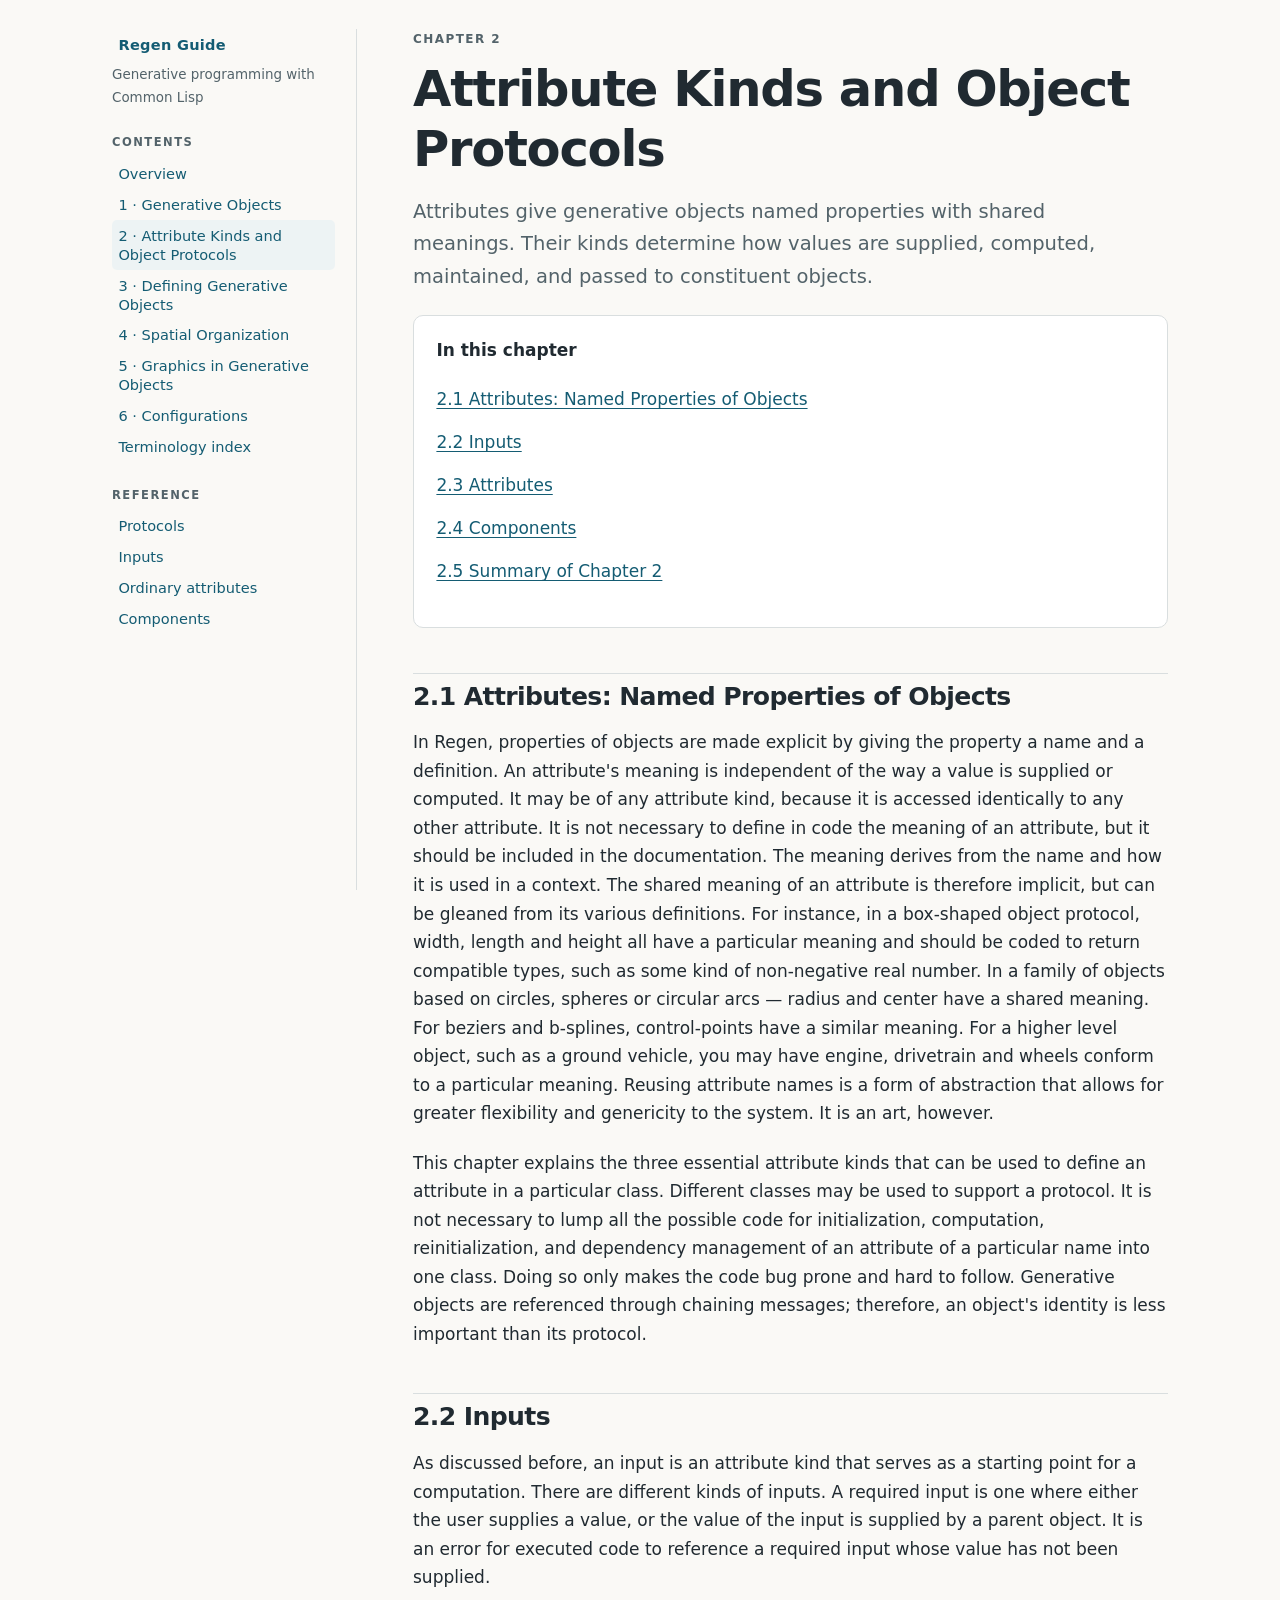
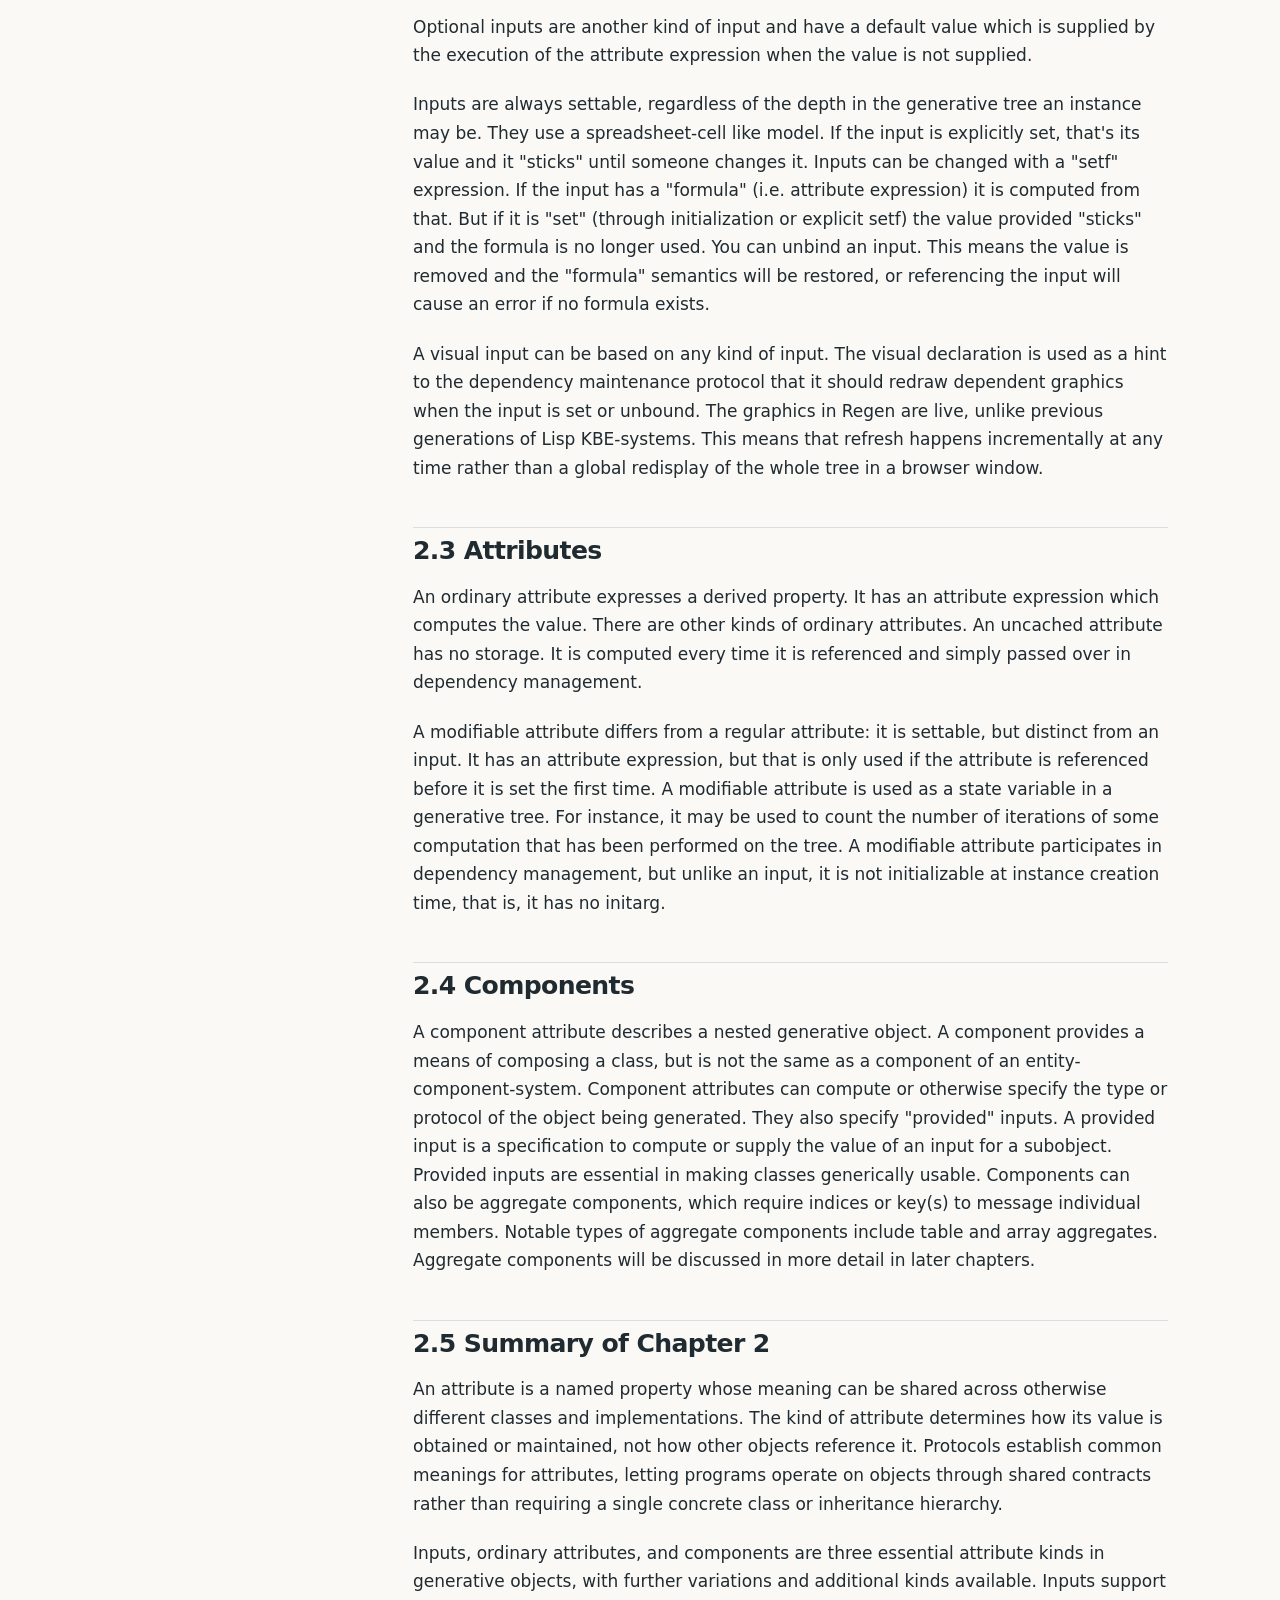
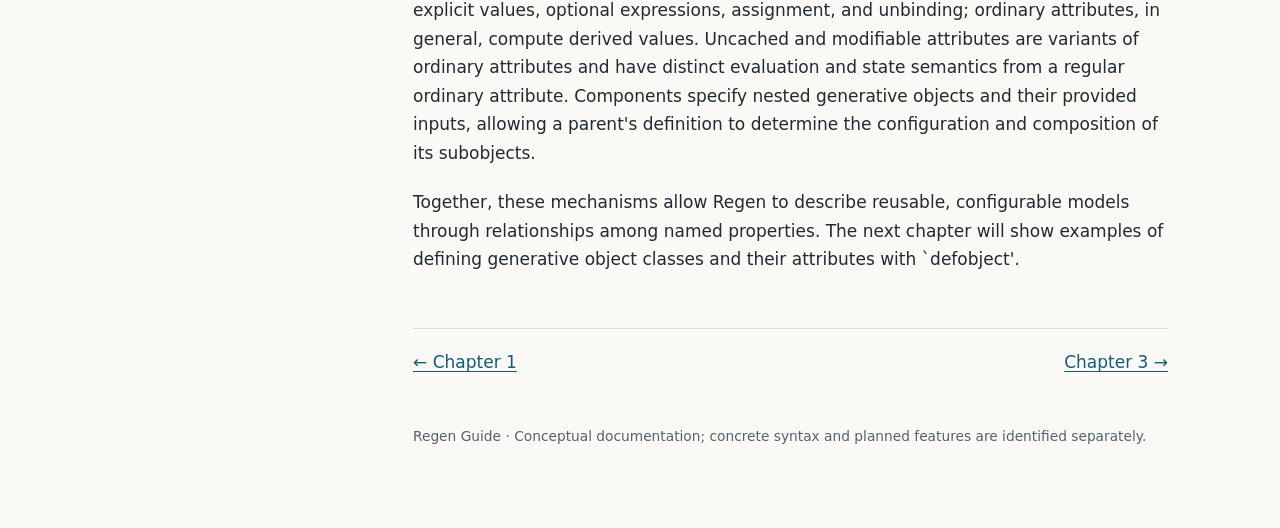
<file: chapters/02-attribute-kinds-and-object-protocols.html>
<!doctype html><html lang="en"><head><meta charset="utf-8"><meta name="viewport" content="width=device-width,initial-scale=1"><meta name="description" content="Regen Guide: concepts, object protocols and terminology for generative programming with Common Lisp"><title>Chapter 2: Attribute Kinds and Object Protocols · Regen Guide</title><link rel="stylesheet" href="../assets/site.css"></head><body><a class="skip" href="#content">Skip to content</a><div class="layout"><aside class="sidebar" aria-label="Guide navigation"><a class="brand" href="../index.html">Regen Guide</a><p class="subtitle">Generative programming with Common Lisp</p><nav class="links"><div class="nav-heading">Contents</div><a href="../index.html">Overview</a><a href="../chapters/01-generative-objects.html">1 · Generative Objects</a><a href="../chapters/02-attribute-kinds-and-object-protocols.html" aria-current="page">2 · Attribute Kinds and Object Protocols</a><a href="../chapters/03-defining-generative-objects.html">3 · Defining Generative Objects</a><a href="../chapters/04-spatial-organization.html">4 · Spatial Organization</a><a href="../chapters/05-graphics-in-generative-objects.html">5 · Graphics in Generative Objects</a><a href="06-configurations.html">6 · Configurations</a><a href="../glossary.html">Terminology index</a><div class="nav-heading">Reference</div><a href="../glossary.html#protocol">Protocols</a><a href="../glossary.html#input">Inputs</a><a href="../glossary.html#ordinary-attribute">Ordinary attributes</a><a href="../glossary.html#component">Components</a></nav></aside><main id="content"><header class="eyebrow">Chapter 2</header><h1>Attribute Kinds and Object Protocols</h1><p class="lead">Attributes give generative objects named properties with shared meanings. Their kinds determine how values are supplied, computed, maintained, and passed to constituent objects.</p><nav class="card" aria-label="On this page"><strong>In this chapter</strong><ol class="toc"><li><a href="#2-1">2.1 Attributes: Named Properties of Objects</a></li><li><a href="#2-2">2.2 Inputs</a></li><li><a href="#2-3">2.3 Attributes</a></li><li><a href="#2-4">2.4 Components</a></li><li><a href="#2-5">2.5 Summary of Chapter 2</a></li></ol></nav>
<section id="2-1"><h2>2.1 Attributes: Named Properties of Objects</h2><p>In Regen, properties of objects are made explicit by giving the property a name and a definition.  An attribute's meaning is independent of the way a value is supplied or computed.  It may be of any attribute kind, because it is accessed identically to any other attribute.  It is not necessary to define in code the meaning of an attribute, but it should be included in the documentation. The meaning derives from the name and how it is used in a context.  The shared meaning of an attribute is therefore implicit, but can be gleaned from its various definitions.  For instance, in a box-shaped object protocol, width, length and height all have a particular meaning and should be coded to return compatible types, such as some kind of non-negative real number.  In a family of objects based on circles, spheres or circular arcs — radius and center have a shared meaning.  For beziers and b-splines, control-points have a similar meaning.  For a higher level object, such as a ground vehicle, you may have engine, drivetrain and wheels conform to a particular meaning. Reusing attribute names is a form of abstraction that allows for greater flexibility and genericity to the system.  It is an art, however.</p><p>This chapter explains the three essential attribute kinds that can be used to define an attribute in a particular class. Different classes may be used to support a protocol.  It is not necessary to lump all the possible code for initialization, computation, reinitialization, and dependency management of an attribute of a particular name into one class.  Doing so only makes the code bug prone and hard to follow.  Generative objects are referenced through chaining messages; therefore, an object's identity is less important than its protocol.</p></section>
<section id="2-2"><h2>2.2 Inputs</h2><p>As discussed before, an input is an attribute kind that serves as a starting point for a computation. There are different kinds of inputs. A required input is one where either the user supplies a value, or the value of the input is supplied by a parent object. It is an error for executed code to reference a required input whose value has not been supplied.</p><p>Optional inputs are another kind of input and have a default value which is supplied by the execution of the attribute expression when the value is not supplied.</p><p>Inputs are always settable, regardless of the depth in the generative tree an instance may be.  They use a spreadsheet-cell like model.  If the input is explicitly set, that's its value and it "sticks" until someone changes it.  Inputs can be changed with a "setf" expression.  If the input has a "formula" (i.e. attribute expression) it is computed from that.  But if it is "set" (through initialization or explicit setf) the value provided "sticks" and the formula is no longer used.  You can unbind an input. This means the value is removed and the &quot;formula&quot; semantics will be restored, or referencing the input will cause an error if no formula exists.</p><p>A visual input can be based on any kind of input.  The visual declaration is used as a hint to the dependency maintenance protocol that it should redraw dependent graphics when the input is set or unbound. The graphics in Regen are live, unlike previous generations of Lisp KBE-systems.  This means that refresh happens incrementally at any time rather than a global redisplay of the whole tree in a browser window.</p></section>
<section id="2-3"><h2>2.3 Attributes</h2><p>An ordinary attribute expresses a derived property.  It has an attribute expression which computes the value.  There are other kinds of ordinary attributes.  An uncached attribute has no storage. It is computed every time it is referenced and simply passed over in dependency management.</p><p>A modifiable attribute differs from a regular attribute: it is settable, but distinct from an input.  It has an attribute expression, but that is only used if the attribute is referenced before it is set the first time.  A modifiable attribute is used as a state variable in a generative tree.  For instance, it may be used to count the number of iterations of some computation that has been performed on the tree. A modifiable attribute participates in dependency management, but unlike an input, it is not initializable at instance creation time, that is, it has no initarg.</p></section>
<section id="2-4"><h2>2.4 Components</h2><p>A component attribute describes a nested generative object.  A component provides a means of composing a class, but is not the same as a component of an entity-component-system.  Component attributes can compute or otherwise specify the type or protocol of the object being generated.  They also specify "provided" inputs.  A provided input is a specification to compute or supply the value of an input for a subobject.  Provided inputs are essential in making classes generically usable. Components can also be aggregate components, which require indices or key(s) to message individual members. Notable types of aggregate components include table and array aggregates. Aggregate components will be discussed in more detail in later chapters.</p></section>
<section id="2-5"><h2>2.5 Summary of Chapter 2</h2><p>An attribute is a named property whose meaning can be shared across otherwise different classes and implementations.  The kind of attribute determines how its value is obtained or maintained, not how other objects reference it.  Protocols establish common meanings for attributes, letting programs operate on objects through shared contracts rather than requiring a single concrete class or inheritance hierarchy.</p><p>Inputs, ordinary attributes, and components are three essential attribute kinds in generative objects, with further variations and additional kinds available.  Inputs support explicit values, optional expressions, assignment, and unbinding; ordinary attributes, in general, compute derived values. Uncached and modifiable attributes are variants of ordinary attributes and have distinct evaluation and state semantics from a regular ordinary attribute.  Components specify nested generative objects and their provided inputs, allowing a parent's definition to determine the configuration and composition of its subobjects.</p><p>Together, these mechanisms allow Regen to describe reusable, configurable models through relationships among named properties.  The next chapter will show examples of defining generative object classes and their attributes with `defobject'.</p></section>
<nav class="bottomnav" aria-label="Chapter navigation"><a href="01-generative-objects.html">← Chapter 1</a><a href="03-defining-generative-objects.html">Chapter 3 →</a></nav><footer>Regen Guide · Conceptual documentation; concrete syntax and planned features are identified separately.</footer></main></div></body></html>
</file>
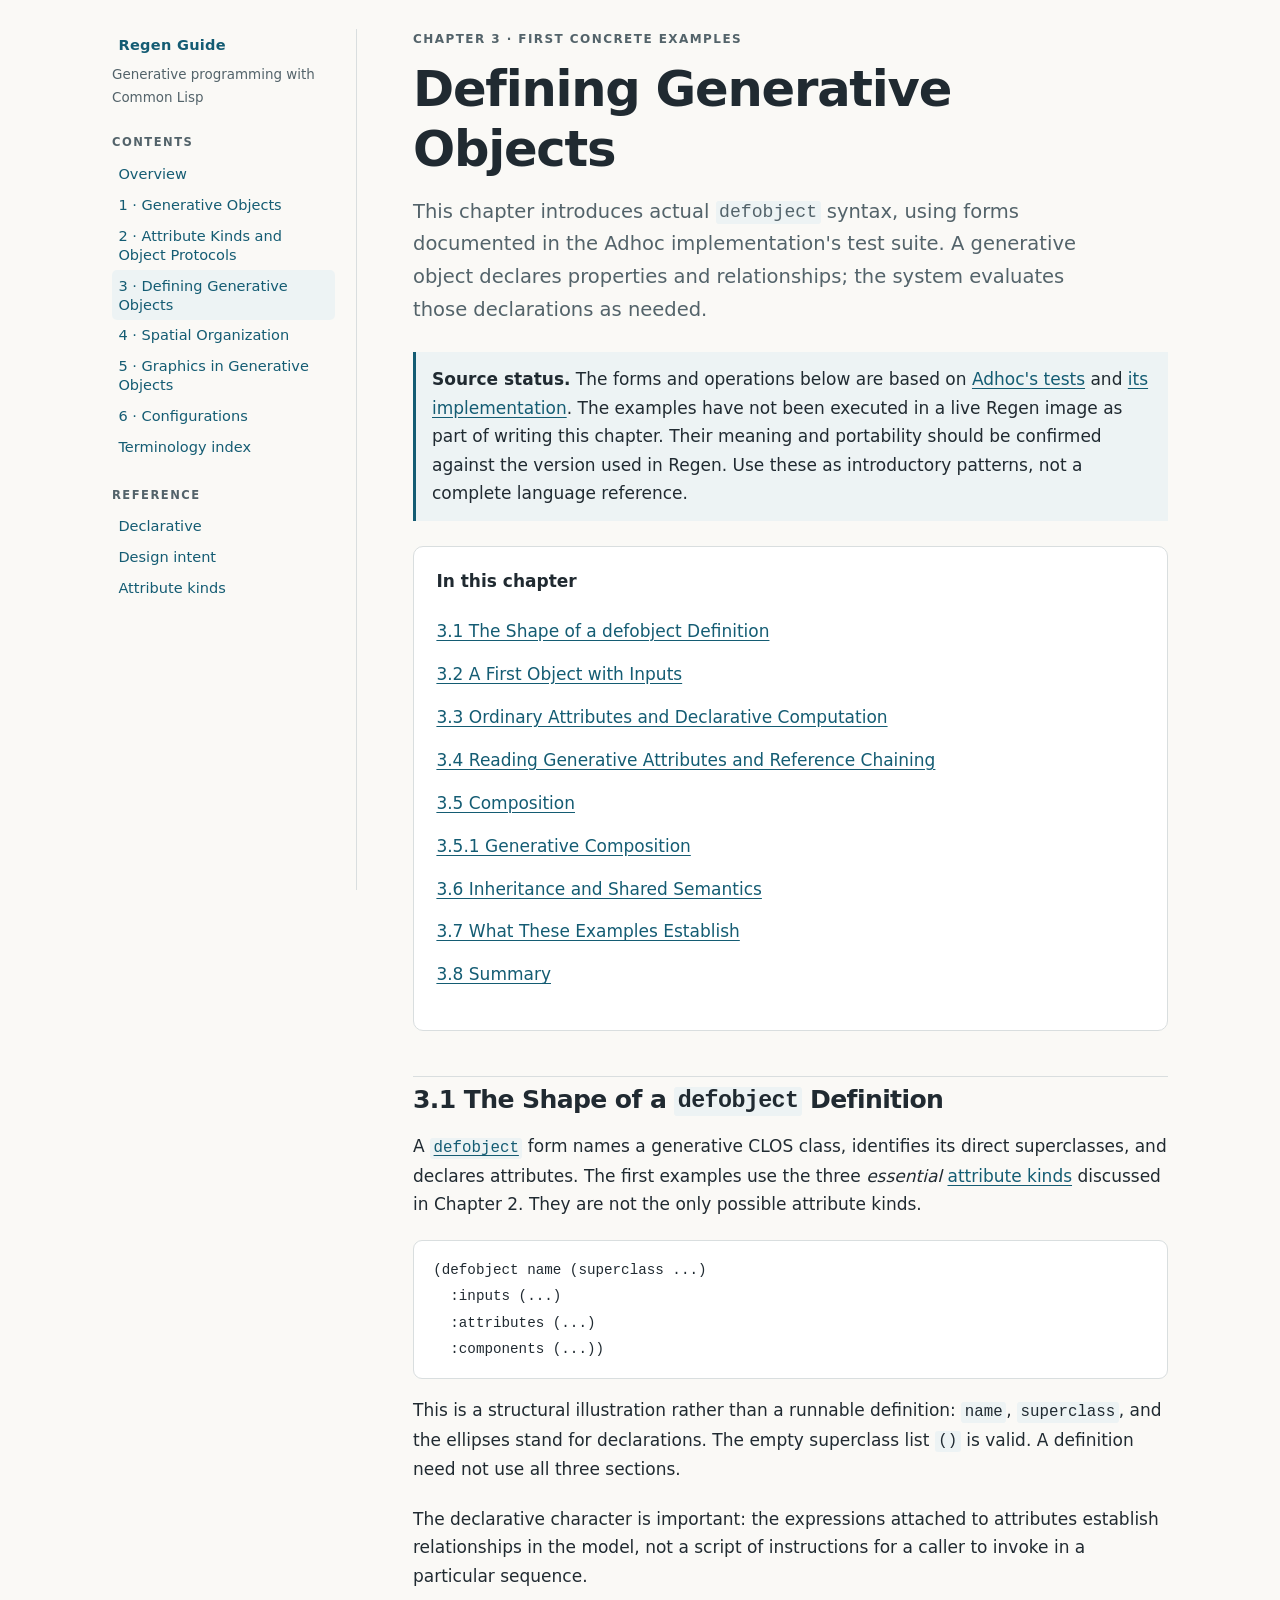
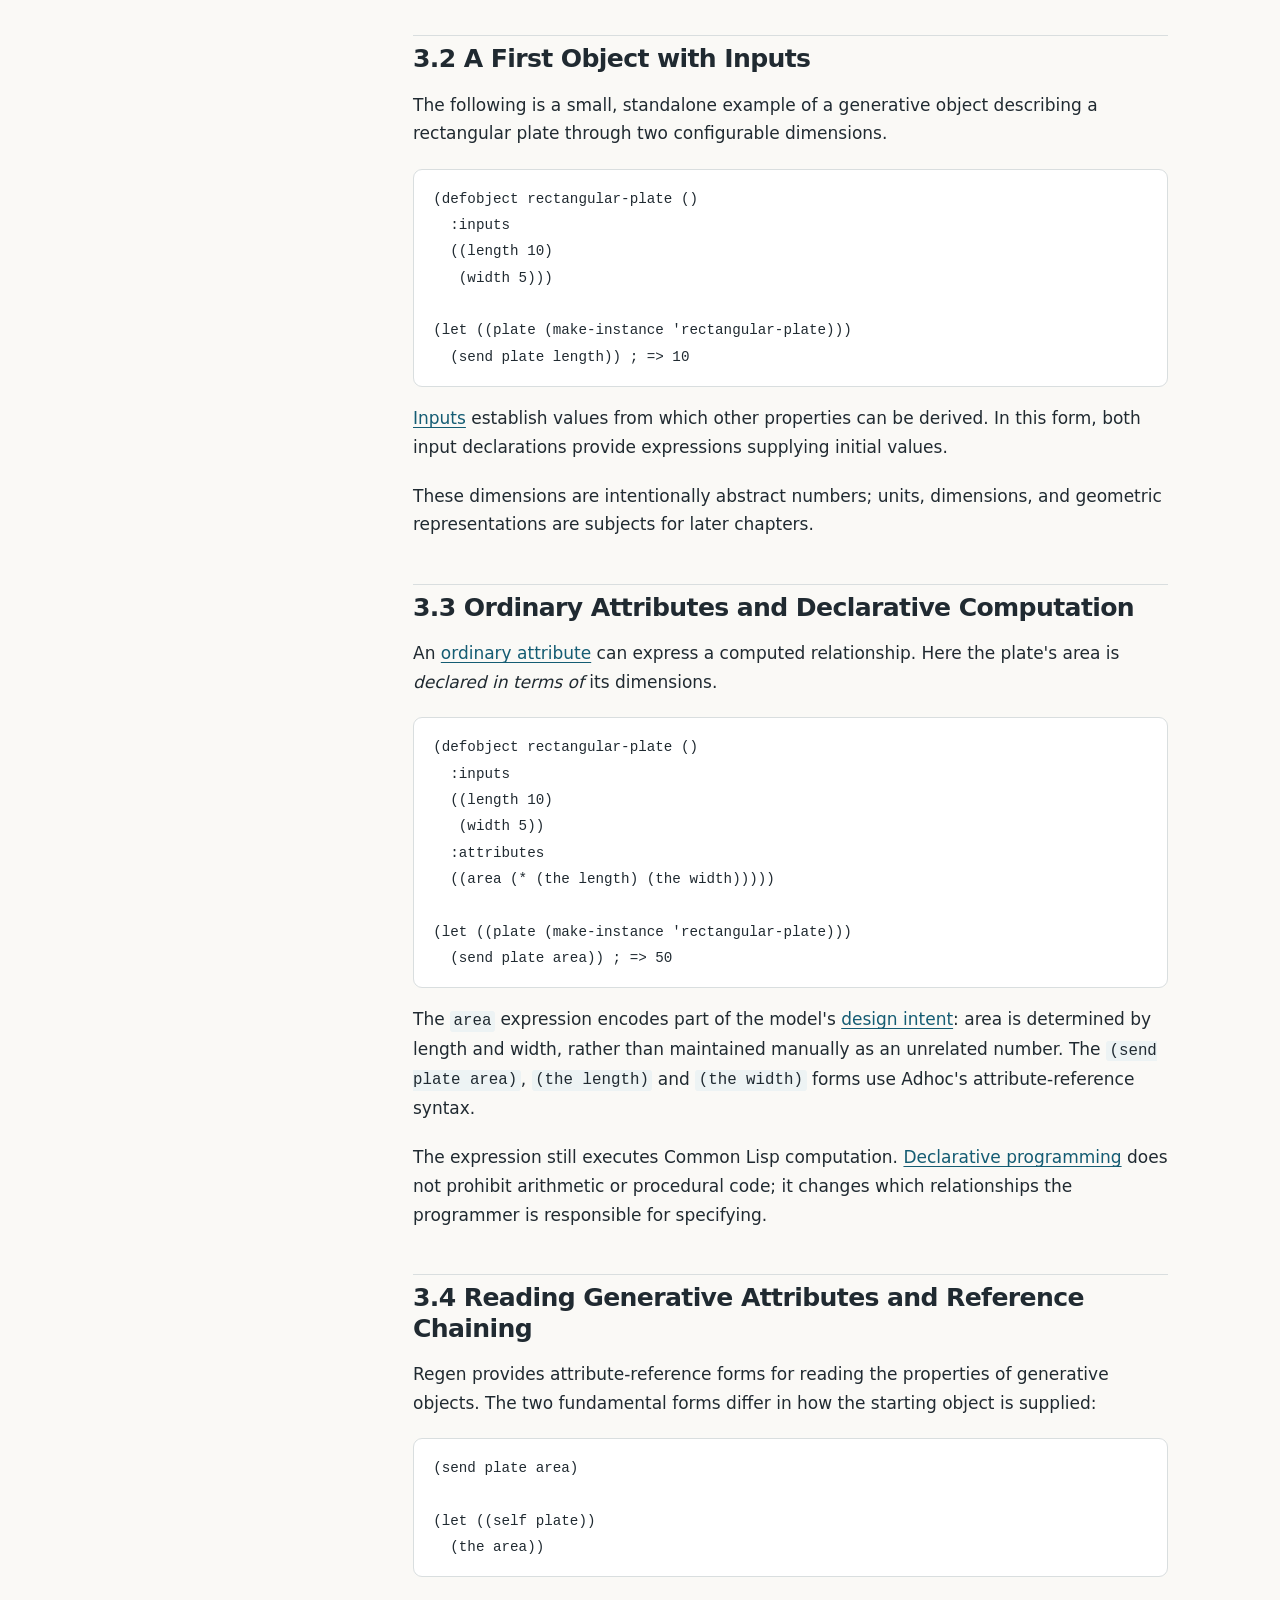
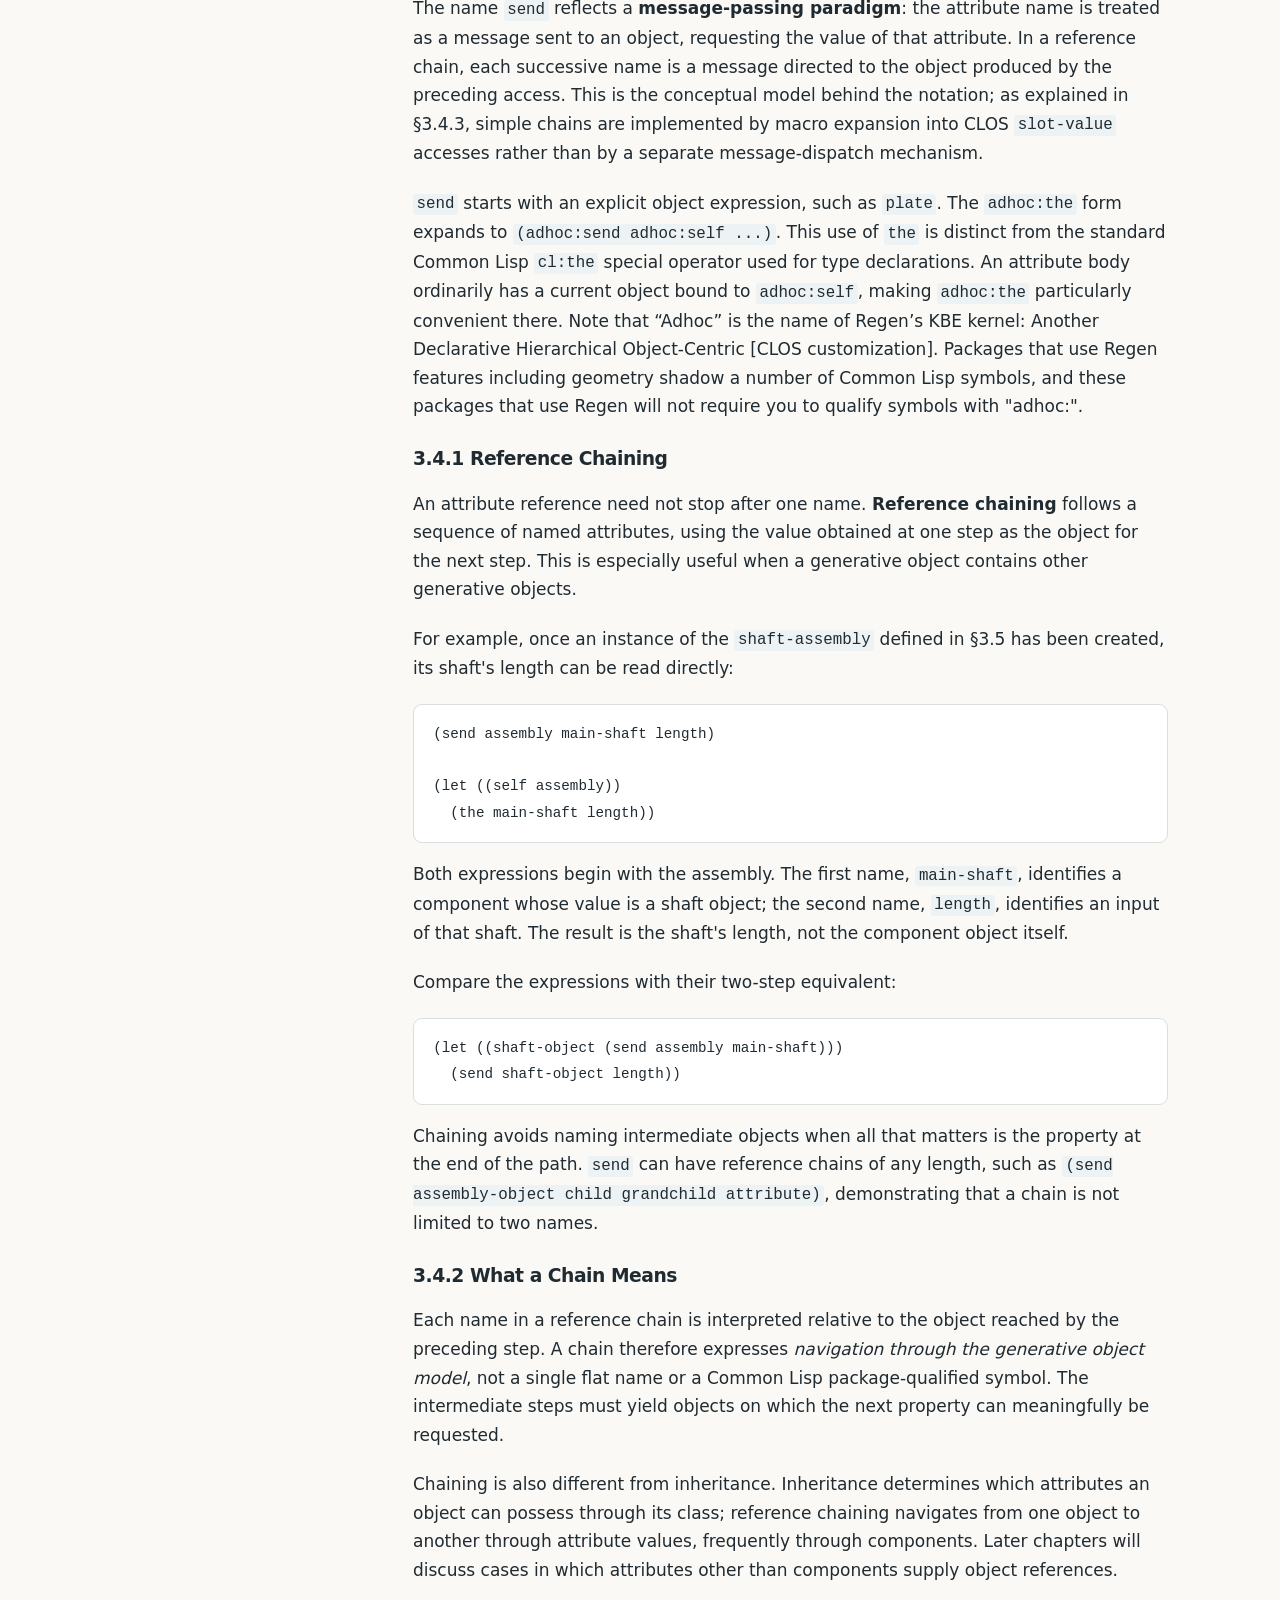
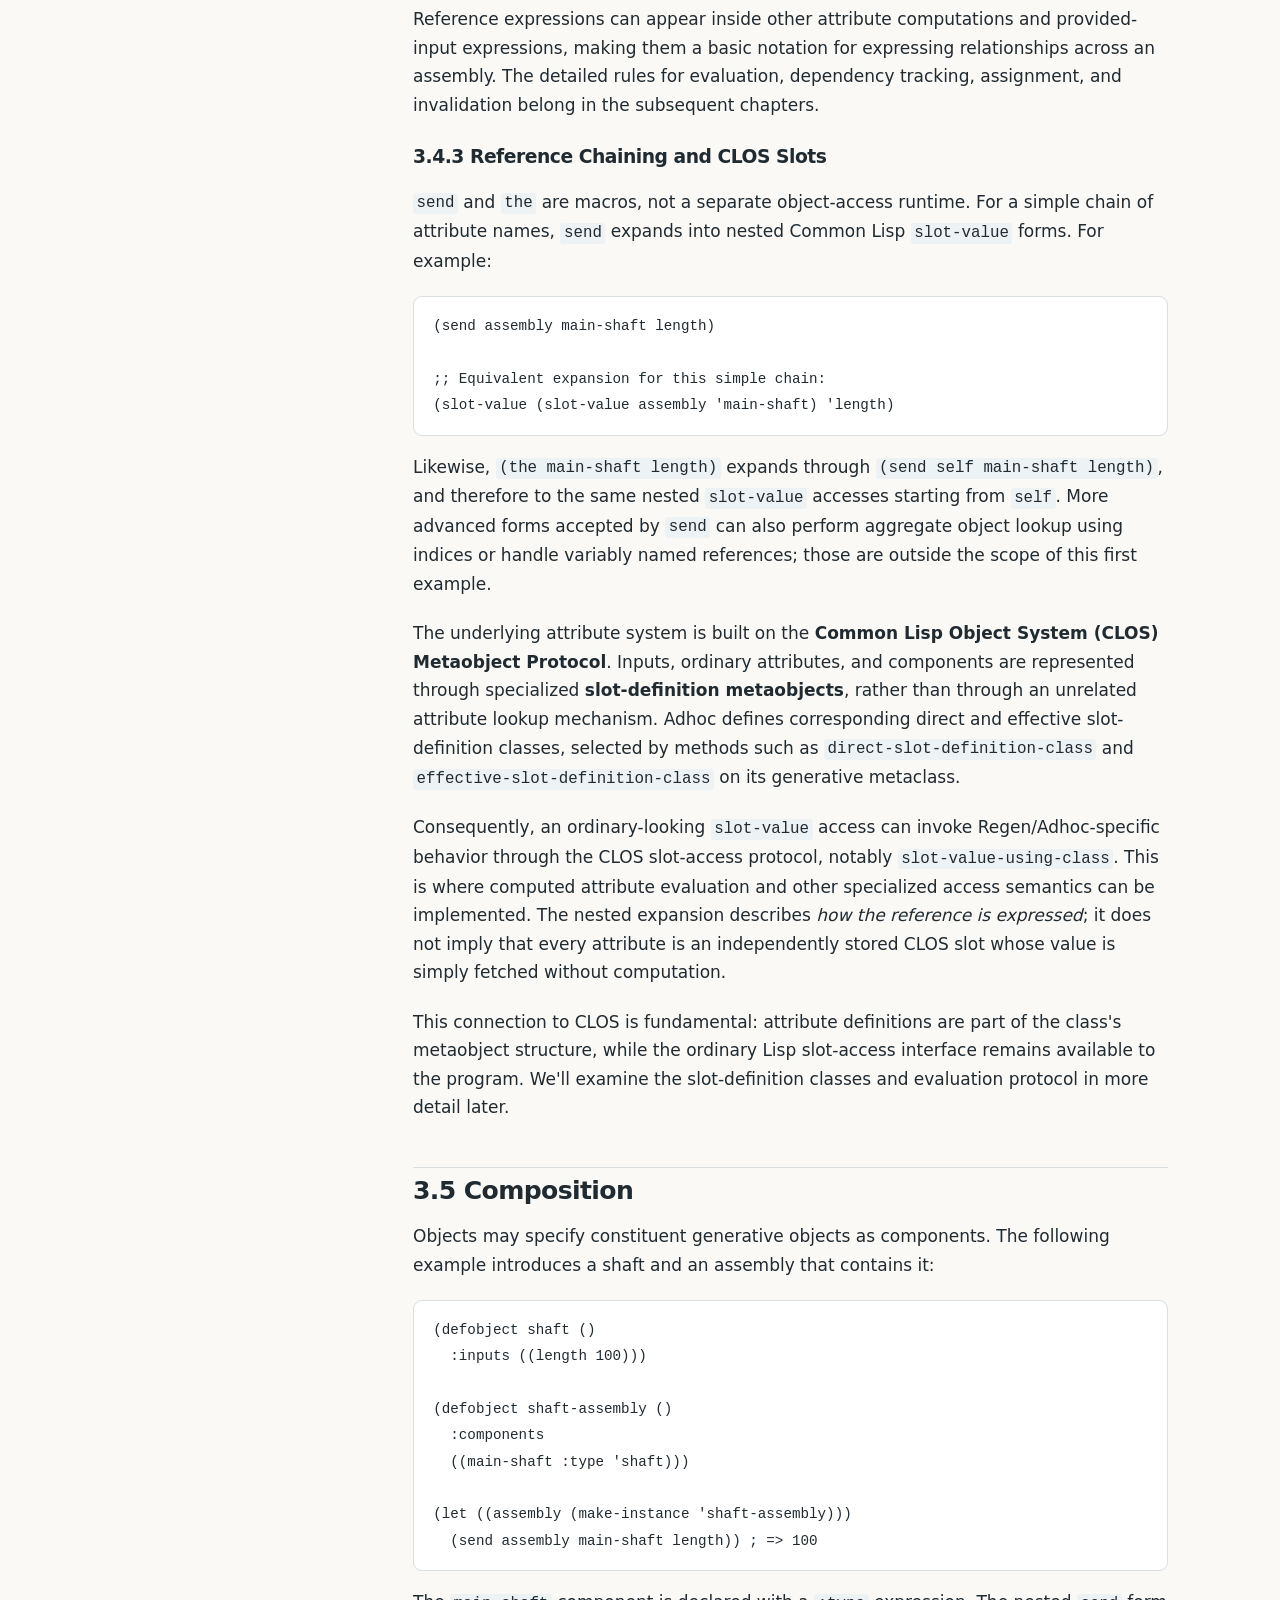
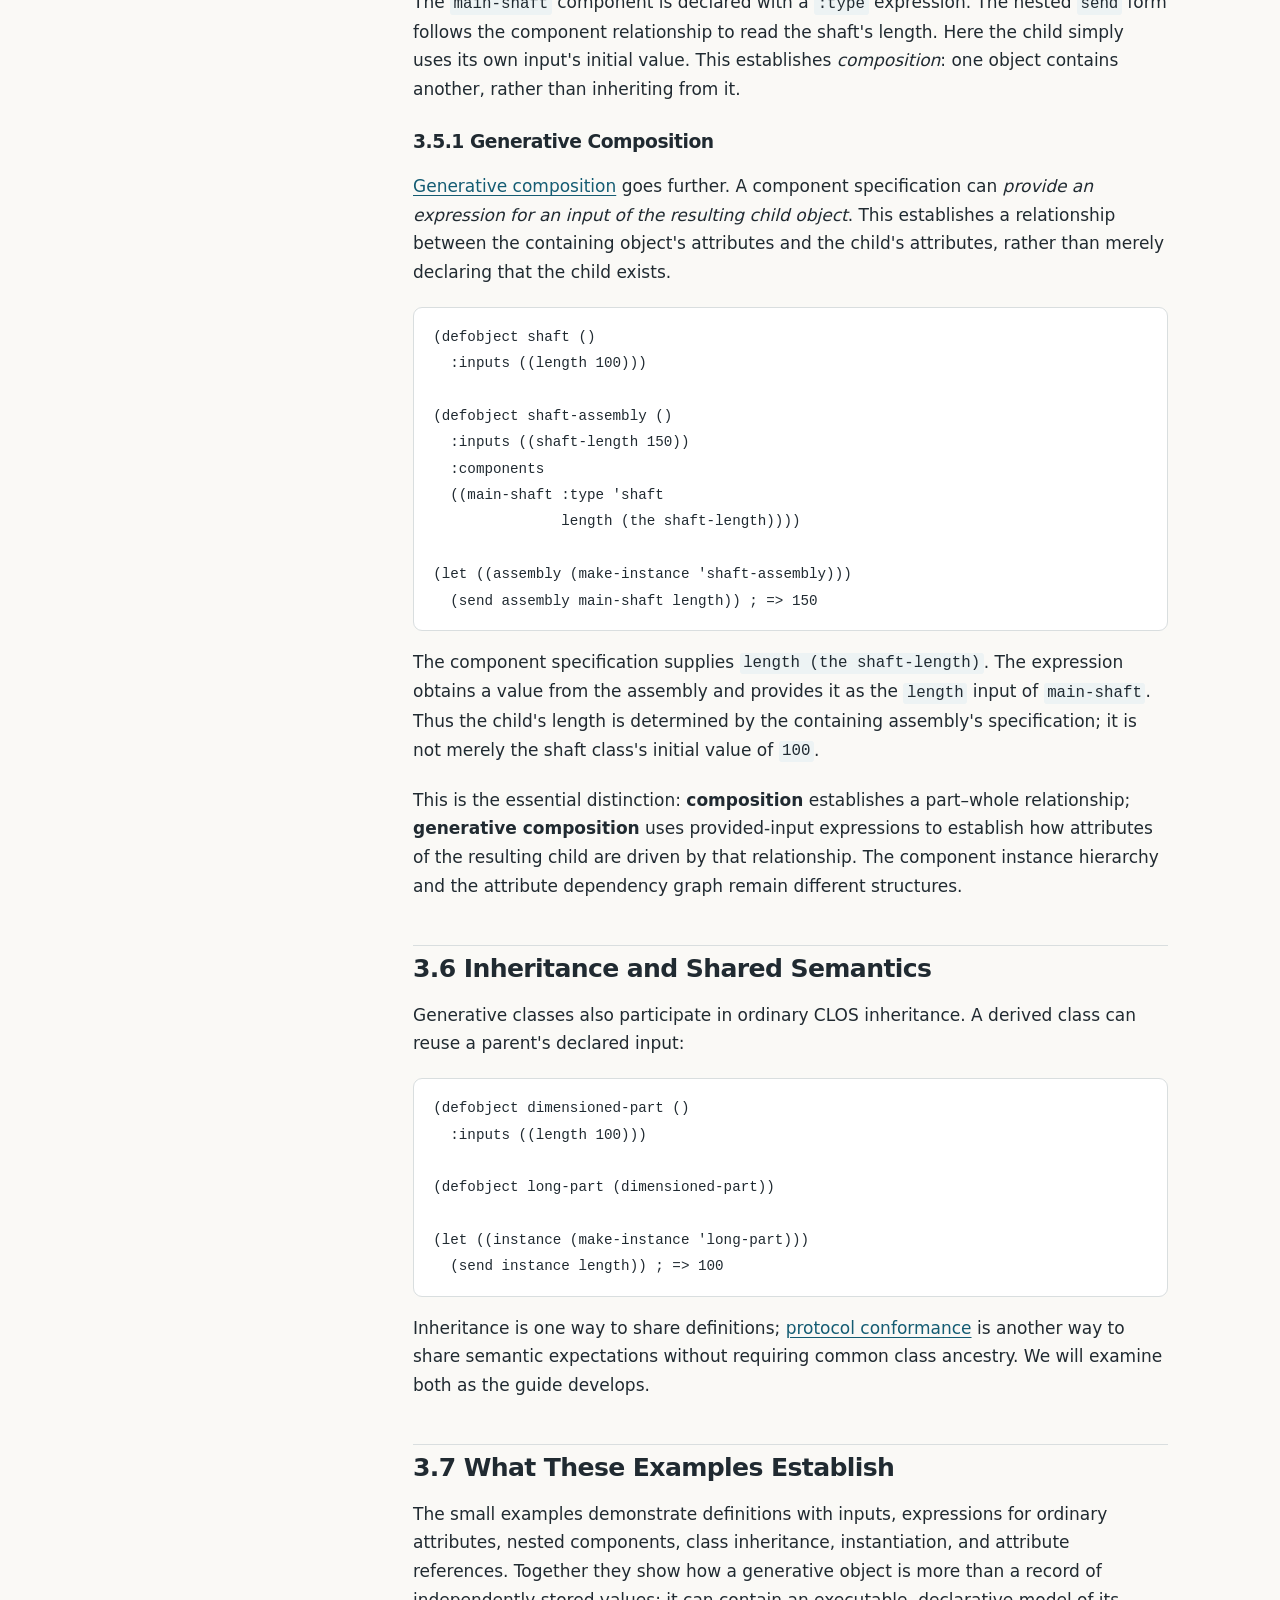
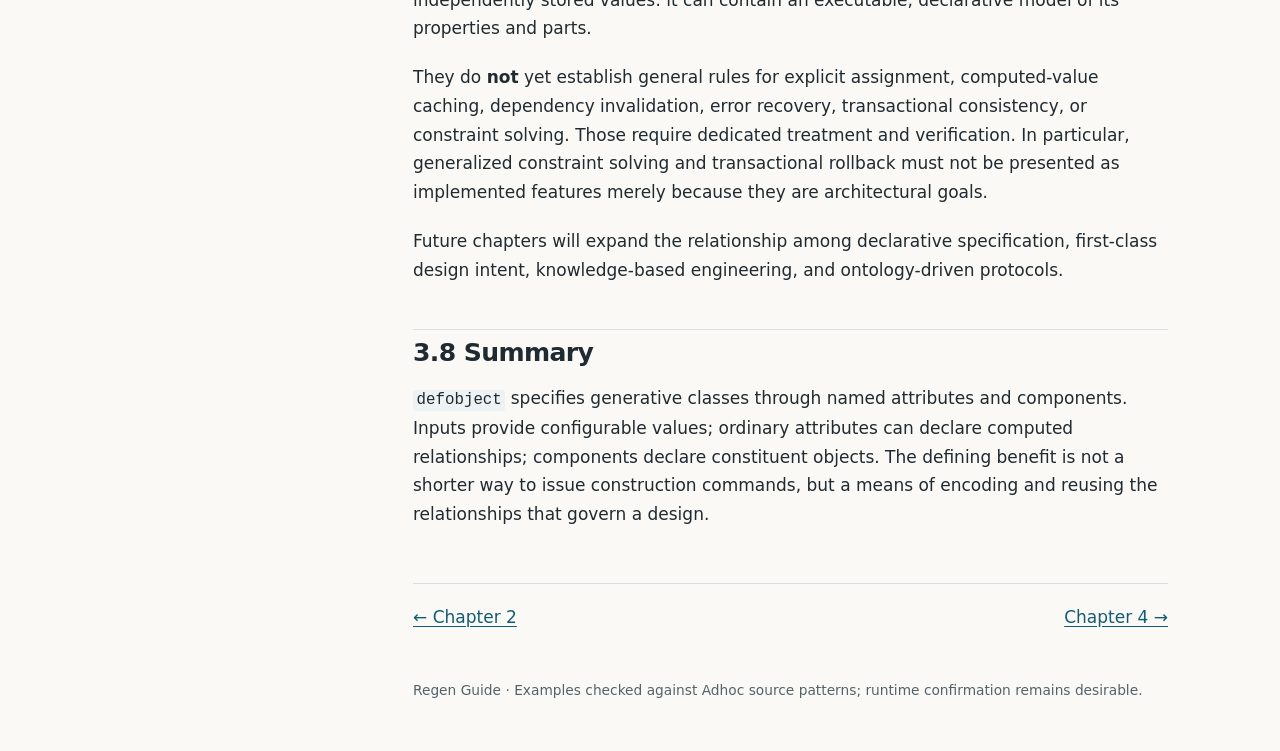
<file: chapters/03-defining-generative-objects.html>
<!doctype html>
<html lang="en"><head><meta charset="utf-8"><meta name="viewport" content="width=device-width,initial-scale=1"><meta name="description" content="Regen Guide Chapter 3: verified defobject examples in Adhoc"><title>Chapter 3: Defining Generative Objects · Regen Guide</title><link rel="stylesheet" href="../assets/site.css"></head><body>
<a class="skip" href="#content">Skip to content</a>
<div class="layout"><aside class="sidebar" aria-label="Guide navigation"><a class="brand" href="../index.html">Regen Guide</a><p class="subtitle">Generative programming with Common Lisp</p><nav class="links"><div class="nav-heading">Contents</div><a href="../index.html">Overview</a><a href="../chapters/01-generative-objects.html">1 · Generative Objects</a><a href="../chapters/02-attribute-kinds-and-object-protocols.html">2 · Attribute Kinds and Object Protocols</a><a href="../chapters/03-defining-generative-objects.html" aria-current="page">3 · Defining Generative Objects</a><a href="../chapters/04-spatial-organization.html">4 · Spatial Organization</a><a href="../chapters/05-graphics-in-generative-objects.html">5 · Graphics in Generative Objects</a><a href="06-configurations.html">6 · Configurations</a><a href="../glossary.html">Terminology index</a><div class="nav-heading">Reference</div><a href="../glossary.html#declarative-programming">Declarative</a><a href="../glossary.html#design-intent">Design intent</a><a href="../glossary.html#attribute-kind">Attribute kinds</a></nav></aside>
<main id="content"><header class="eyebrow">Chapter 3 · First concrete examples</header><h1>Defining Generative Objects</h1>
<p class="lead">This chapter introduces actual <code>defobject</code> syntax, using forms documented in the Adhoc implementation's test suite. A generative object declares properties and relationships; the system evaluates those declarations as needed.</p>
<div class="note"><strong>Source status.</strong> The forms and operations below are based on <a href="https://github.com/awolven1973/adhoc/blob/master/tests/tests.lisp">Adhoc's tests</a> and <a href="https://github.com/awolven1973/adhoc/blob/master/src/adhoc.lisp">its implementation</a>. The examples have not been executed in a live Regen image as part of writing this chapter. Their meaning and portability should be confirmed against the version used in Regen. Use these as introductory patterns, not a complete language reference.</div>
<nav class="card" aria-label="On this page"><strong>In this chapter</strong><ol class="toc"><li><a href="#3-1">3.1 The Shape of a defobject Definition</a></li><li><a href="#3-2">3.2 A First Object with Inputs</a></li><li><a href="#3-3">3.3 Ordinary Attributes and Declarative Computation</a></li><li><a href="#3-4">3.4 Reading Generative Attributes and Reference Chaining</a></li><li><a href="#3-5">3.5 Composition</a></li><li><a href="#3-5-1">3.5.1 Generative Composition</a></li><li><a href="#3-6">3.6 Inheritance and Shared Semantics</a></li><li><a href="#3-7">3.7 What These Examples Establish</a></li><li><a href="#3-8">3.8 Summary</a></li></ol></nav>
<section id="3-1"><h2>3.1 The Shape of a <code>defobject</code> Definition</h2>
<p>A <a href="../glossary.html#defobject"><code>defobject</code></a> form names a generative CLOS class, identifies its direct superclasses, and declares attributes. The first examples use the three <em>essential</em> <a href="../glossary.html#attribute-kind">attribute kinds</a> discussed in Chapter 2. They are not the only possible attribute kinds.</p>
<pre class="code"><code>(defobject name (superclass ...)
  :inputs (...)
  :attributes (...)
  :components (...))</code></pre>
<p>This is a structural illustration rather than a runnable definition: <code>name</code>, <code>superclass</code>, and the ellipses stand for declarations. The empty superclass list <code>()</code> is valid. A definition need not use all three sections.</p>
<p>The declarative character is important: the expressions attached to attributes establish relationships in the model, not a script of instructions for a caller to invoke in a particular sequence.</p></section>
<section id="3-2"><h2>3.2 A First Object with Inputs</h2>
<p>The following is a small, standalone example of a generative object describing a rectangular plate through two configurable dimensions.</p>
<pre class="code"><code>(defobject rectangular-plate ()
  :inputs
  ((length 10)
   (width 5)))

(let ((plate (make-instance 'rectangular-plate)))
  (send plate length)) ; =&gt; 10</code></pre>
<p><a href="../glossary.html#input">Inputs</a> establish values from which other properties can be derived. In this form, both input declarations provide expressions supplying initial values.</p>
<p>These dimensions are intentionally abstract numbers; units, dimensions, and geometric representations are subjects for later chapters.</p></section>
<section id="3-3"><h2>3.3 Ordinary Attributes and Declarative Computation</h2>
<p>An <a href="../glossary.html#ordinary-attribute">ordinary attribute</a> can express a computed relationship. Here the plate's area is <em>declared in terms of</em> its dimensions.</p>
<pre class="code"><code>(defobject rectangular-plate ()
  :inputs
  ((length 10)
   (width 5))
  :attributes
  ((area (* (the length) (the width)))))

(let ((plate (make-instance 'rectangular-plate)))
  (send plate area)) ; =&gt; 50</code></pre>
<p>The <code>area</code> expression encodes part of the model's <a href="../glossary.html#design-intent">design intent</a>: area is determined by length and width, rather than maintained manually as an unrelated number. The <code>(send plate area)</code>, <code>(the length)</code> and <code>(the width)</code> forms use Adhoc's attribute-reference syntax.</p>
<p>The expression still executes Common Lisp computation. <a href="../glossary.html#declarative-programming">Declarative programming</a> does not prohibit arithmetic or procedural code; it changes which relationships the programmer is responsible for specifying.</p></section>
<section id="3-4"><h2>3.4 Reading Generative Attributes and Reference Chaining</h2>
<p>Regen provides attribute-reference forms for reading the properties of generative objects. The two fundamental forms differ in how the starting object is supplied:</p>
<pre class="code"><code>(send plate area)

(let ((self plate))
  (the area))</code></pre>
<p>The name <code>send</code> reflects a <strong>message-passing paradigm</strong>: the attribute name is treated as a message sent to an object, requesting the value of that attribute. In a reference chain, each successive name is a message directed to the object produced by the preceding access. This is the conceptual model behind the notation; as explained in §3.4.3, simple chains are implemented by macro expansion into CLOS <code>slot-value</code> accesses rather than by a separate message-dispatch mechanism.</p>
<p><code>send</code> starts with an explicit object expression, such as <code>plate</code>. The <code>adhoc:the</code> form expands to <code>(adhoc:send adhoc:self ...)</code>. This use of <code>the</code> is distinct from the standard Common Lisp <code>cl:the</code> special operator used for type declarations. An attribute body ordinarily has a current object bound to <code>adhoc:self</code>, making <code>adhoc:the</code> particularly convenient there. Note that “Adhoc” is the name of Regen’s KBE kernel: Another Declarative Hierarchical Object-Centric [CLOS customization]. Packages that use Regen features including geometry shadow a number of Common Lisp symbols, and these packages that use Regen will not require you to qualify symbols with "adhoc:".</p>
<h3 id="3-4-1">3.4.1 Reference Chaining</h3>
<p>An attribute reference need not stop after one name. <strong>Reference chaining</strong> follows a sequence of named attributes, using the value obtained at one step as the object for the next step. This is especially useful when a generative object contains other generative objects.</p>
<p>For example, once an instance of the <code>shaft-assembly</code> defined in §3.5 has been created, its shaft's length can be read directly:</p>
<pre class="code"><code>(send assembly main-shaft length)

(let ((self assembly))
  (the main-shaft length))</code></pre>
<p>Both expressions begin with the assembly. The first name, <code>main-shaft</code>, identifies a component whose value is a shaft object; the second name, <code>length</code>, identifies an input of that shaft. The result is the shaft's length, not the component object itself.</p>
<p>Compare the expressions with their two-step equivalent:</p>
<pre class="code"><code>(let ((shaft-object (send assembly main-shaft)))
  (send shaft-object length))</code></pre>
<p>Chaining avoids naming intermediate objects when all that matters is the property at the end of the path. <code>send</code> can have reference chains of any length, such as <code>(send assembly-object child grandchild attribute)</code>, demonstrating that a chain is not limited to two names.</p>
<h3 id="3-4-2">3.4.2 What a Chain Means</h3>
<p>Each name in a reference chain is interpreted relative to the object reached by the preceding step. A chain therefore expresses <em>navigation through the generative object model</em>, not a single flat name or a Common Lisp package-qualified symbol. The intermediate steps must yield objects on which the next property can meaningfully be requested.</p>
<p>Chaining is also different from inheritance. Inheritance determines which attributes an object can possess through its class; reference chaining navigates from one object to another through attribute values, frequently through components. Later chapters will discuss cases in which attributes other than components supply object references.</p>
<p>Reference expressions can appear inside other attribute computations and provided-input expressions, making them a basic notation for expressing relationships across an assembly. The detailed rules for evaluation, dependency tracking, assignment, and invalidation belong in the subsequent chapters.</p>
<h3 id="3-4-3">3.4.3 Reference Chaining and CLOS Slots</h3>
<p><code>send</code> and <code>the</code> are macros, not a separate object-access runtime. For a simple chain of attribute names, <code>send</code> expands into nested Common Lisp <code>slot-value</code> forms. For example:</p>
<pre class="code"><code>(send assembly main-shaft length)

;; Equivalent expansion for this simple chain:
(slot-value (slot-value assembly 'main-shaft) 'length)</code></pre>
<p>Likewise, <code>(the main-shaft length)</code> expands through <code>(send self main-shaft length)</code>, and therefore to the same nested <code>slot-value</code> accesses starting from <code>self</code>. More advanced forms accepted by <code>send</code> can also perform aggregate object lookup using indices or handle variably named references; those are outside the scope of this first example.</p>
<p>The underlying attribute system is built on the <strong>Common Lisp Object System (CLOS) Metaobject Protocol</strong>. Inputs, ordinary attributes, and components are represented through specialized <strong>slot-definition metaobjects</strong>, rather than through an unrelated attribute lookup mechanism. Adhoc defines corresponding direct and effective slot-definition classes, selected by methods such as <code>direct-slot-definition-class</code> and <code>effective-slot-definition-class</code> on its generative metaclass.</p>
<p>Consequently, an ordinary-looking <code>slot-value</code> access can invoke Regen/Adhoc-specific behavior through the CLOS slot-access protocol, notably <code>slot-value-using-class</code>. This is where computed attribute evaluation and other specialized access semantics can be implemented. The nested expansion describes <em>how the reference is expressed</em>; it does not imply that every attribute is an independently stored CLOS slot whose value is simply fetched without computation.</p>
<p>This connection to CLOS is fundamental: attribute definitions are part of the class's metaobject structure, while the ordinary Lisp slot-access interface remains available to the program. We'll examine the slot-definition classes and evaluation protocol in more detail later.</p></section>
<section id="3-5"><h2>3.5 Composition</h2>
<p>Objects may specify constituent generative objects as components. The following example introduces a shaft and an assembly that contains it:</p>
<pre class="code"><code>(defobject shaft ()
  :inputs ((length 100)))

(defobject shaft-assembly ()
  :components
  ((main-shaft :type 'shaft)))

(let ((assembly (make-instance 'shaft-assembly)))
  (send assembly main-shaft length)) ; =&gt; 100</code></pre>
<p>The <code>main-shaft</code> component is declared with a <code>:type</code> expression. The nested <code>send</code> form follows the component relationship to read the shaft's length. Here the child simply uses its own input's initial value. This establishes <em>composition</em>: one object contains another, rather than inheriting from it.</p>
<section id="3-5-1"><h3>3.5.1 Generative Composition</h3>
<p><a href="../glossary.html#generative-composition">Generative composition</a> goes further. A component specification can <em>provide an expression for an input of the resulting child object</em>. This establishes a relationship between the containing object's attributes and the child's attributes, rather than merely declaring that the child exists.</p>
<pre class="code"><code>(defobject shaft ()
  :inputs ((length 100)))

(defobject shaft-assembly ()
  :inputs ((shaft-length 150))
  :components
  ((main-shaft :type 'shaft
               length (the shaft-length))))

(let ((assembly (make-instance 'shaft-assembly)))
  (send assembly main-shaft length)) ; =&gt; 150</code></pre>
<p>The component specification supplies <code>length (the shaft-length)</code>. The expression obtains a value from the assembly and provides it as the <code>length</code> input of <code>main-shaft</code>. Thus the child's length is determined by the containing assembly's specification; it is not merely the shaft class's initial value of <code>100</code>.</p>
<p>This is the essential distinction: <strong>composition</strong> establishes a part–whole relationship; <strong>generative composition</strong> uses provided-input expressions to establish how attributes of the resulting child are driven by that relationship. The component instance hierarchy and the attribute dependency graph remain different structures.</p>
</section></section>
<section id="3-6"><h2>3.6 Inheritance and Shared Semantics</h2>
<p>Generative classes also participate in ordinary CLOS inheritance. A derived class can reuse a parent's declared input:</p>
<pre class="code"><code>(defobject dimensioned-part ()
  :inputs ((length 100)))

(defobject long-part (dimensioned-part))

(let ((instance (make-instance 'long-part)))
  (send instance length)) ; =&gt; 100</code></pre>
<p>Inheritance is one way to share definitions; <a href="../glossary.html#object-protocol">protocol conformance</a> is another way to share semantic expectations without requiring common class ancestry. We will examine both as the guide develops.</p></section>
<section id="3-7"><h2>3.7 What These Examples Establish</h2>
<p>The small examples demonstrate definitions with inputs, expressions for ordinary attributes, nested components, class inheritance, instantiation, and attribute references. Together they show how a generative object is more than a record of independently stored values: it can contain an executable, declarative model of its properties and parts.</p>
<p>They do <strong>not</strong> yet establish general rules for explicit assignment, computed-value caching, dependency invalidation, error recovery, transactional consistency, or constraint solving. Those require dedicated treatment and verification. In particular, generalized constraint solving and transactional rollback must not be presented as implemented features merely because they are architectural goals.</p>
<p>Future chapters will expand the relationship among declarative specification, first-class design intent, knowledge-based engineering, and ontology-driven protocols.</p></section>
<section id="3-8"><h2>3.8 Summary</h2><p><code>defobject</code> specifies generative classes through named attributes and components. Inputs provide configurable values; ordinary attributes can declare computed relationships; components declare constituent objects. The defining benefit is not a shorter way to issue construction commands, but a means of encoding and reusing the relationships that govern a design.</p></section>
<nav class="bottomnav" aria-label="Chapter navigation"><a href="02-attribute-kinds-and-object-protocols.html">← Chapter 2</a><a href="04-spatial-organization.html">Chapter 4 →</a></nav><footer>Regen Guide · Examples checked against Adhoc source patterns; runtime confirmation remains desirable.</footer></main></div></body></html>
</file>
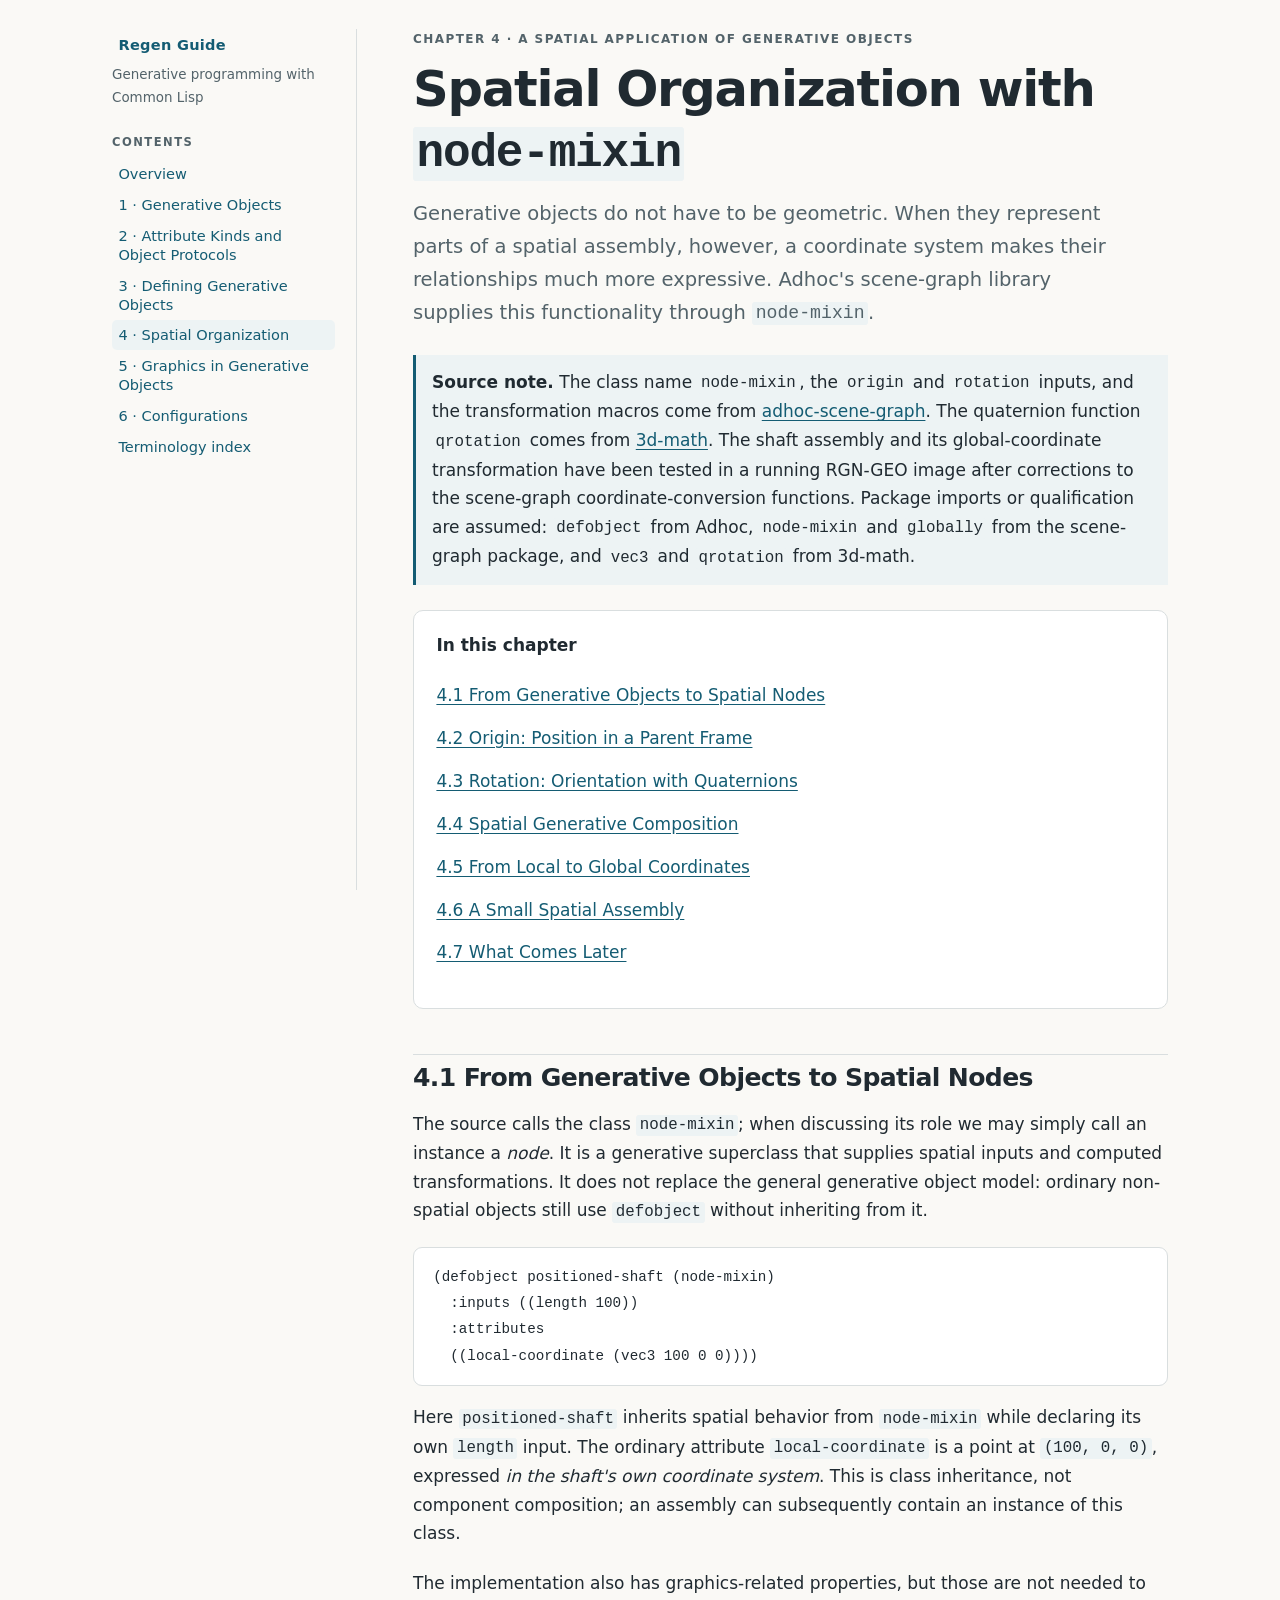
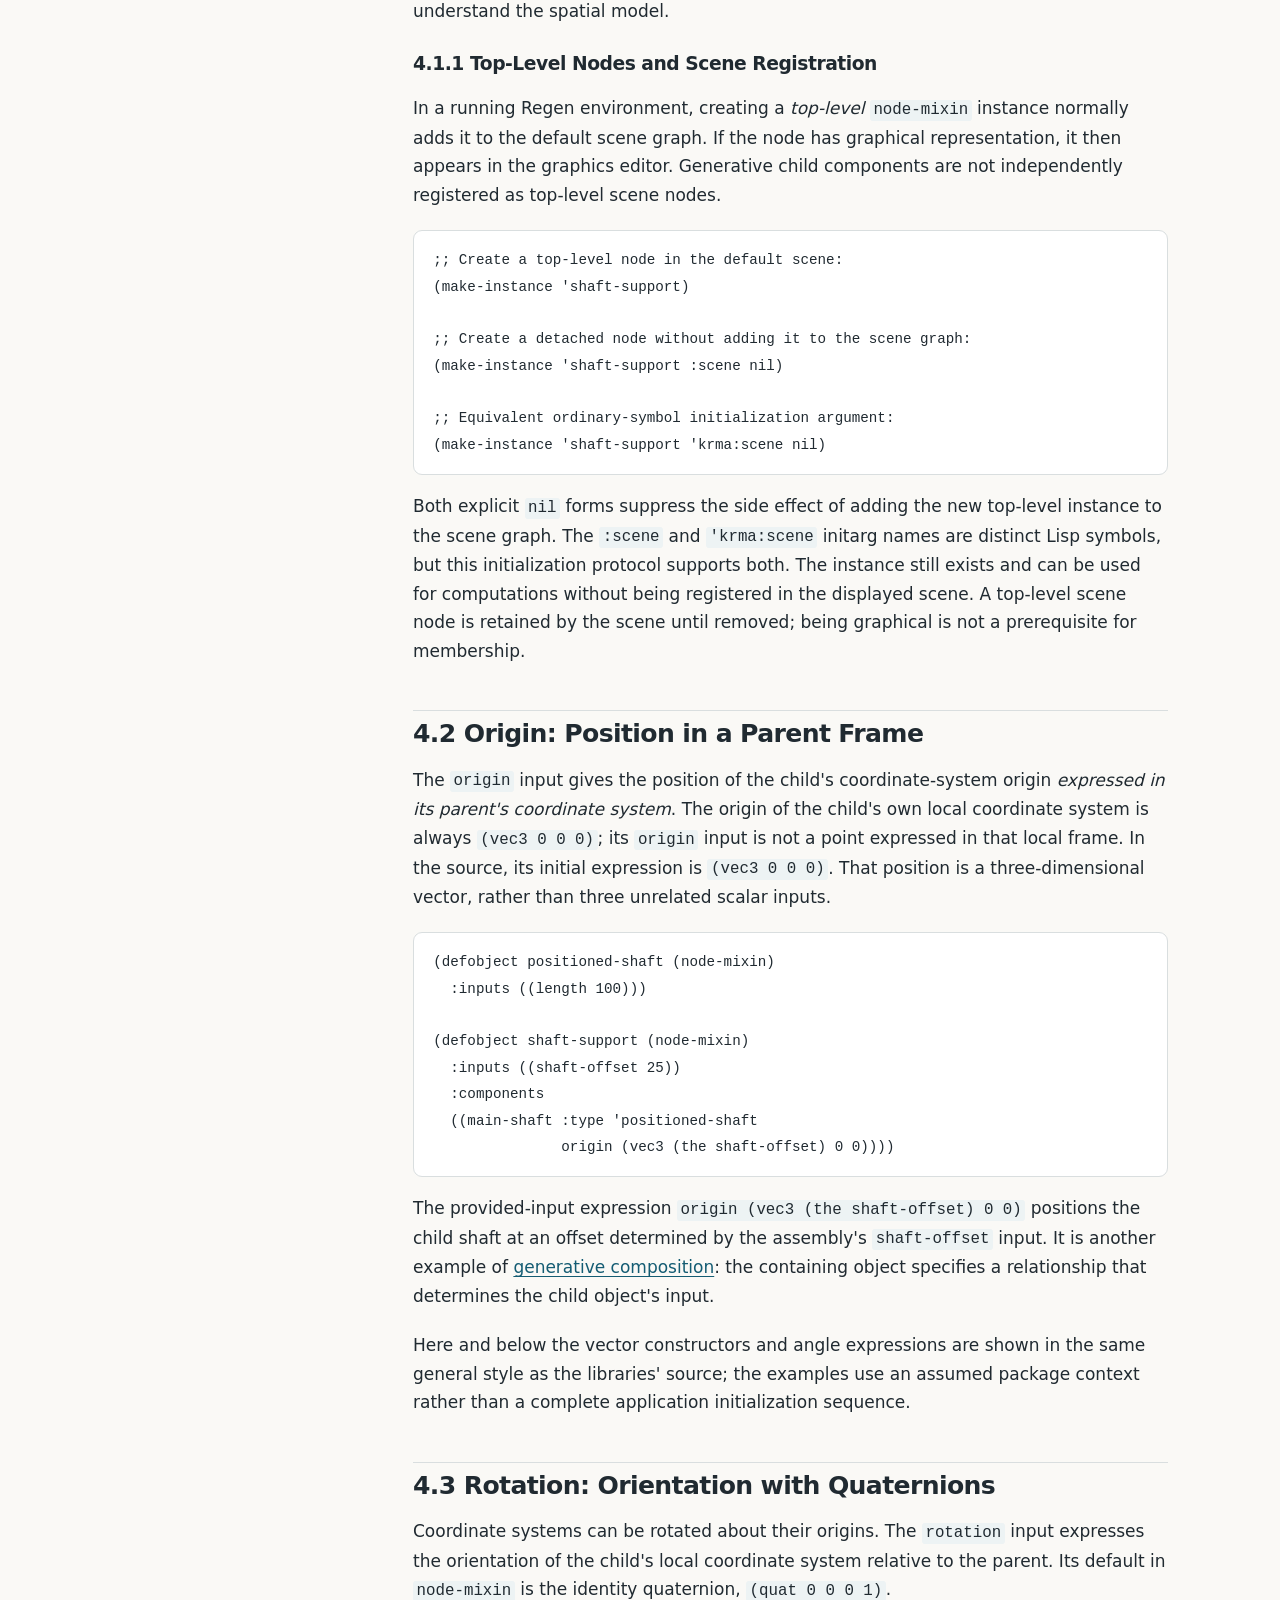
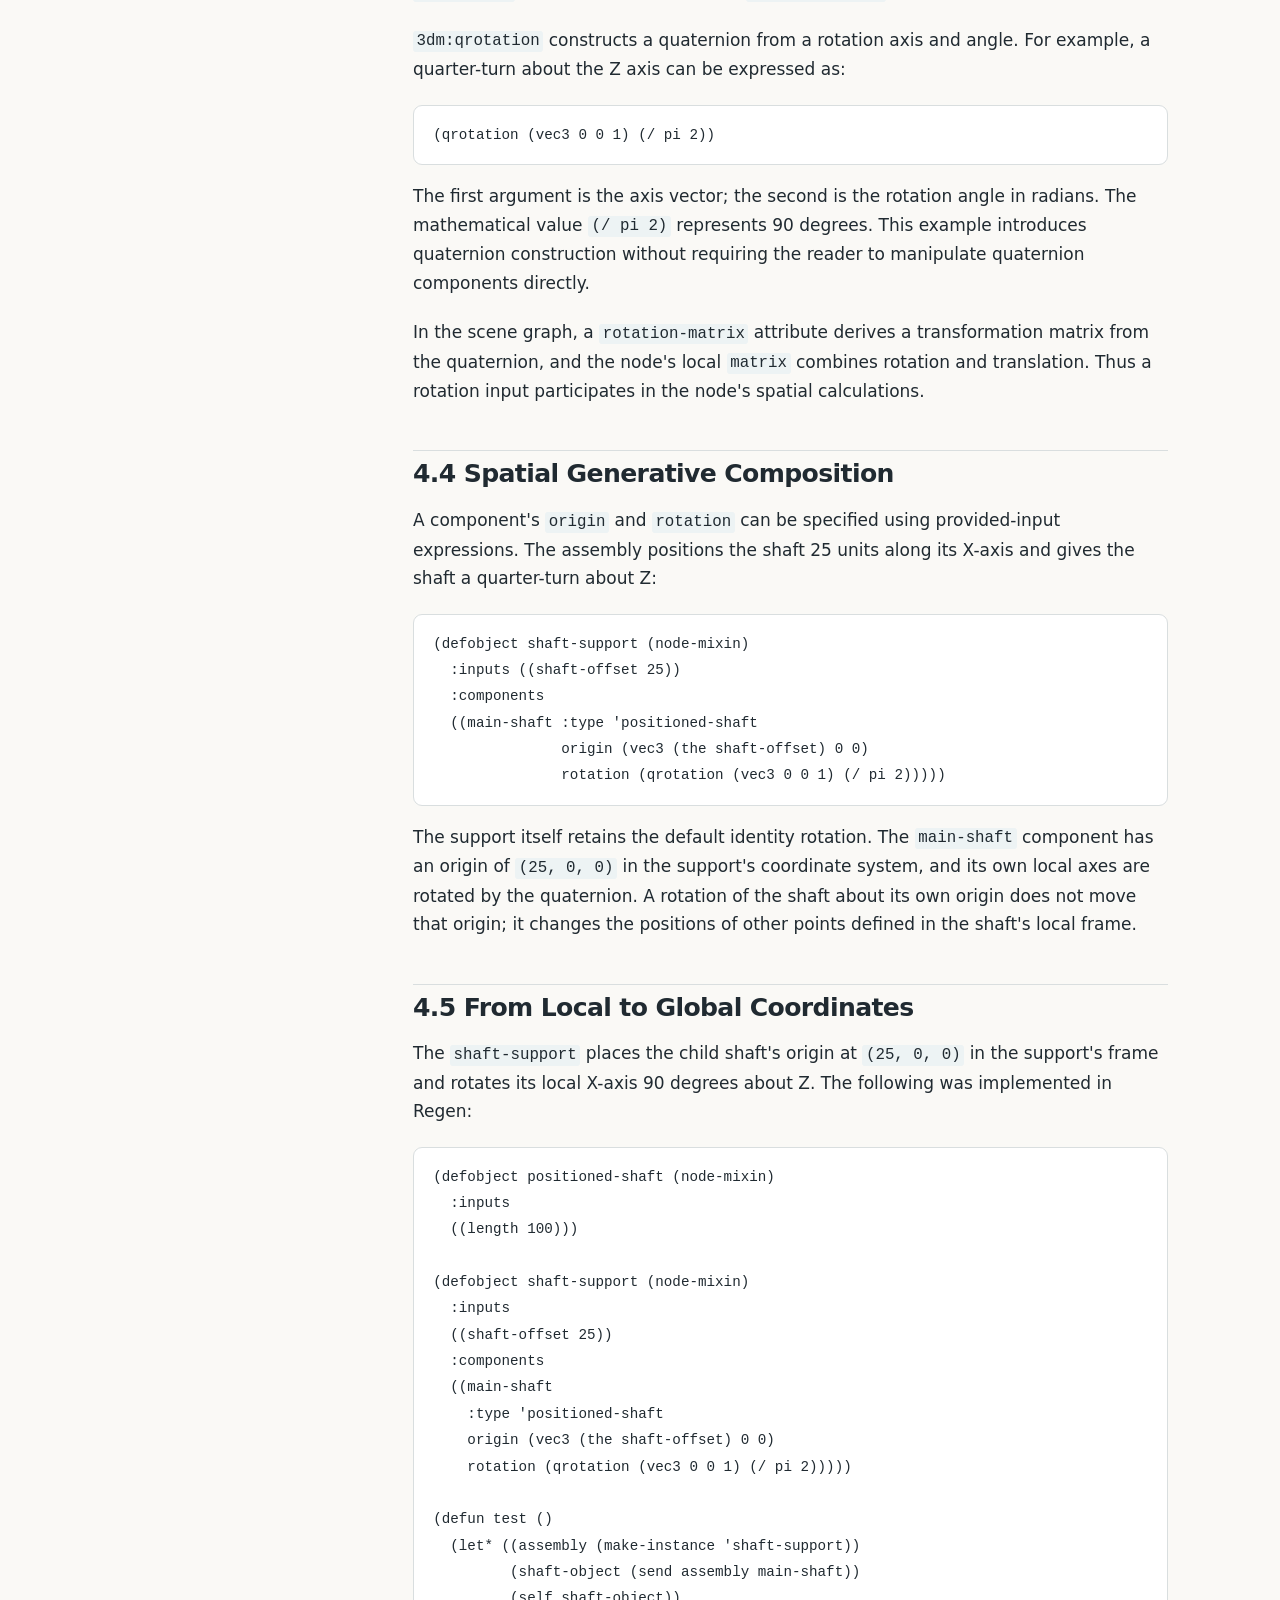
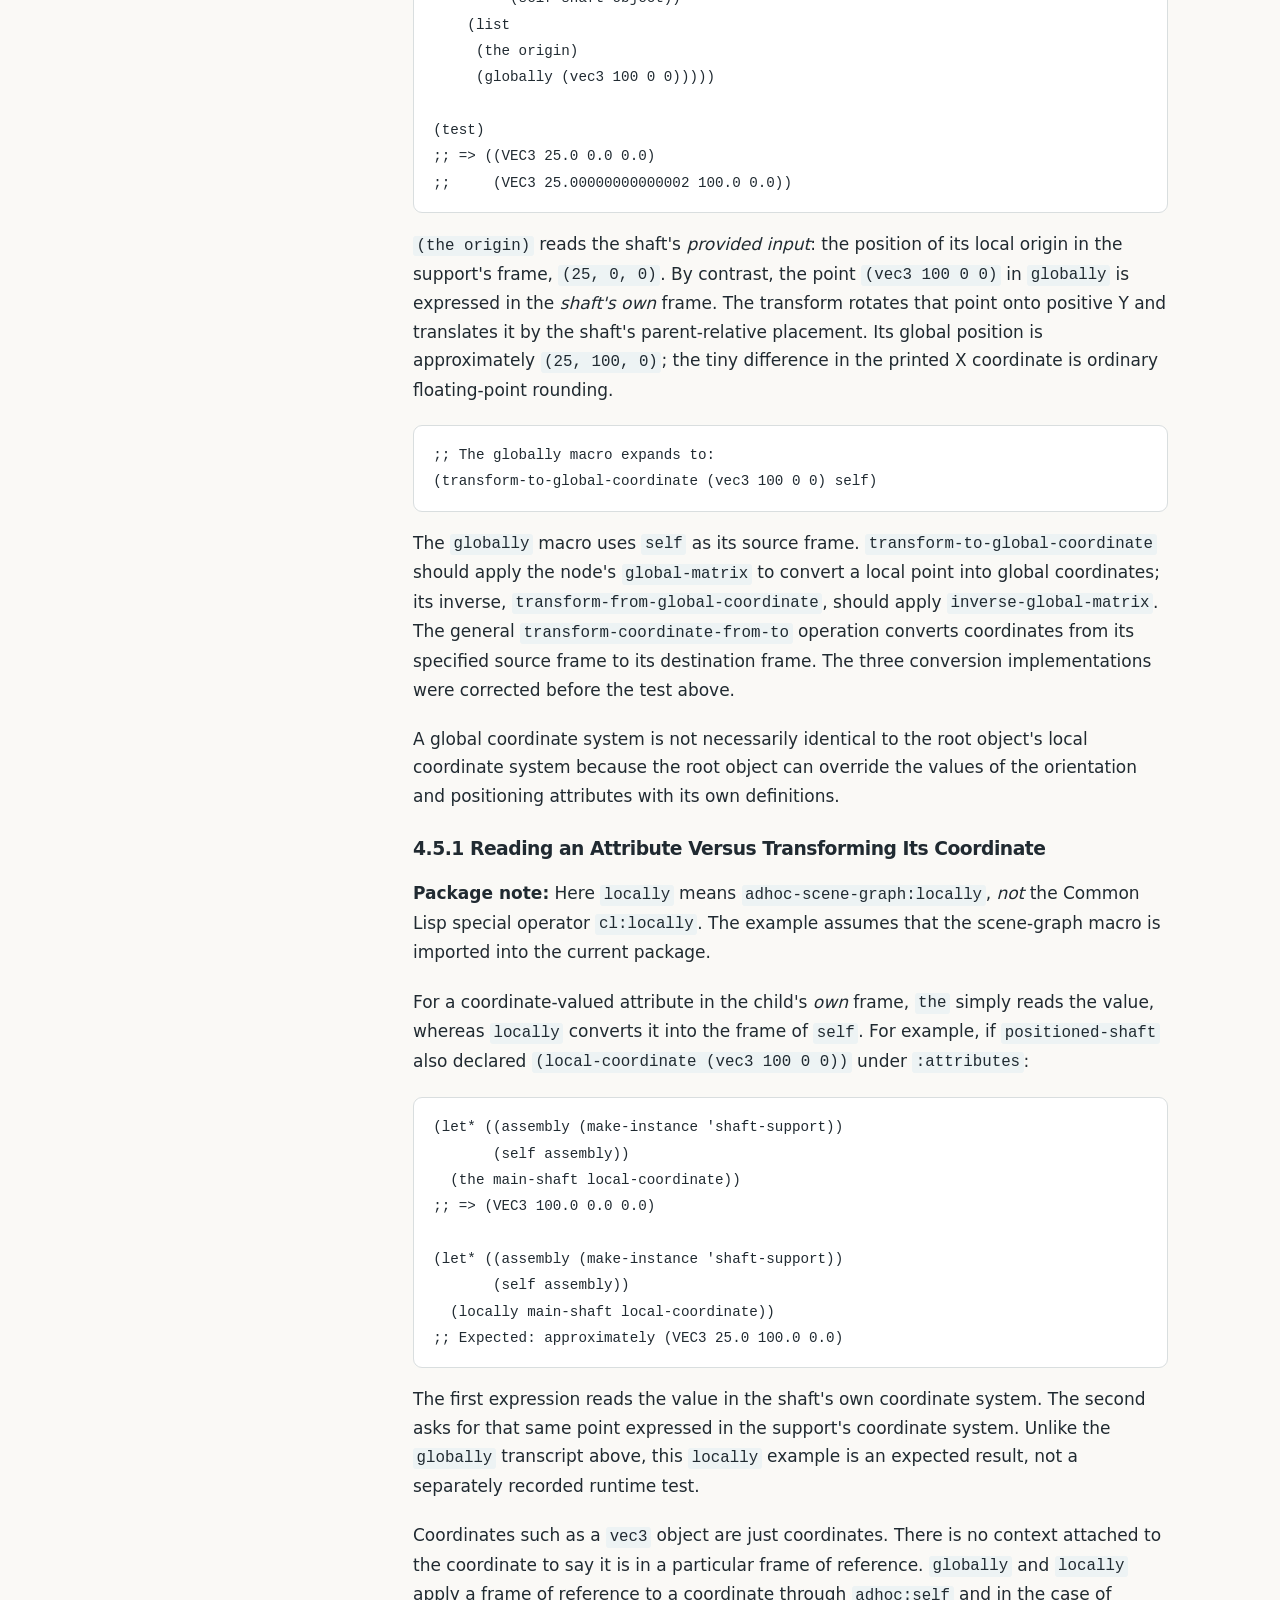
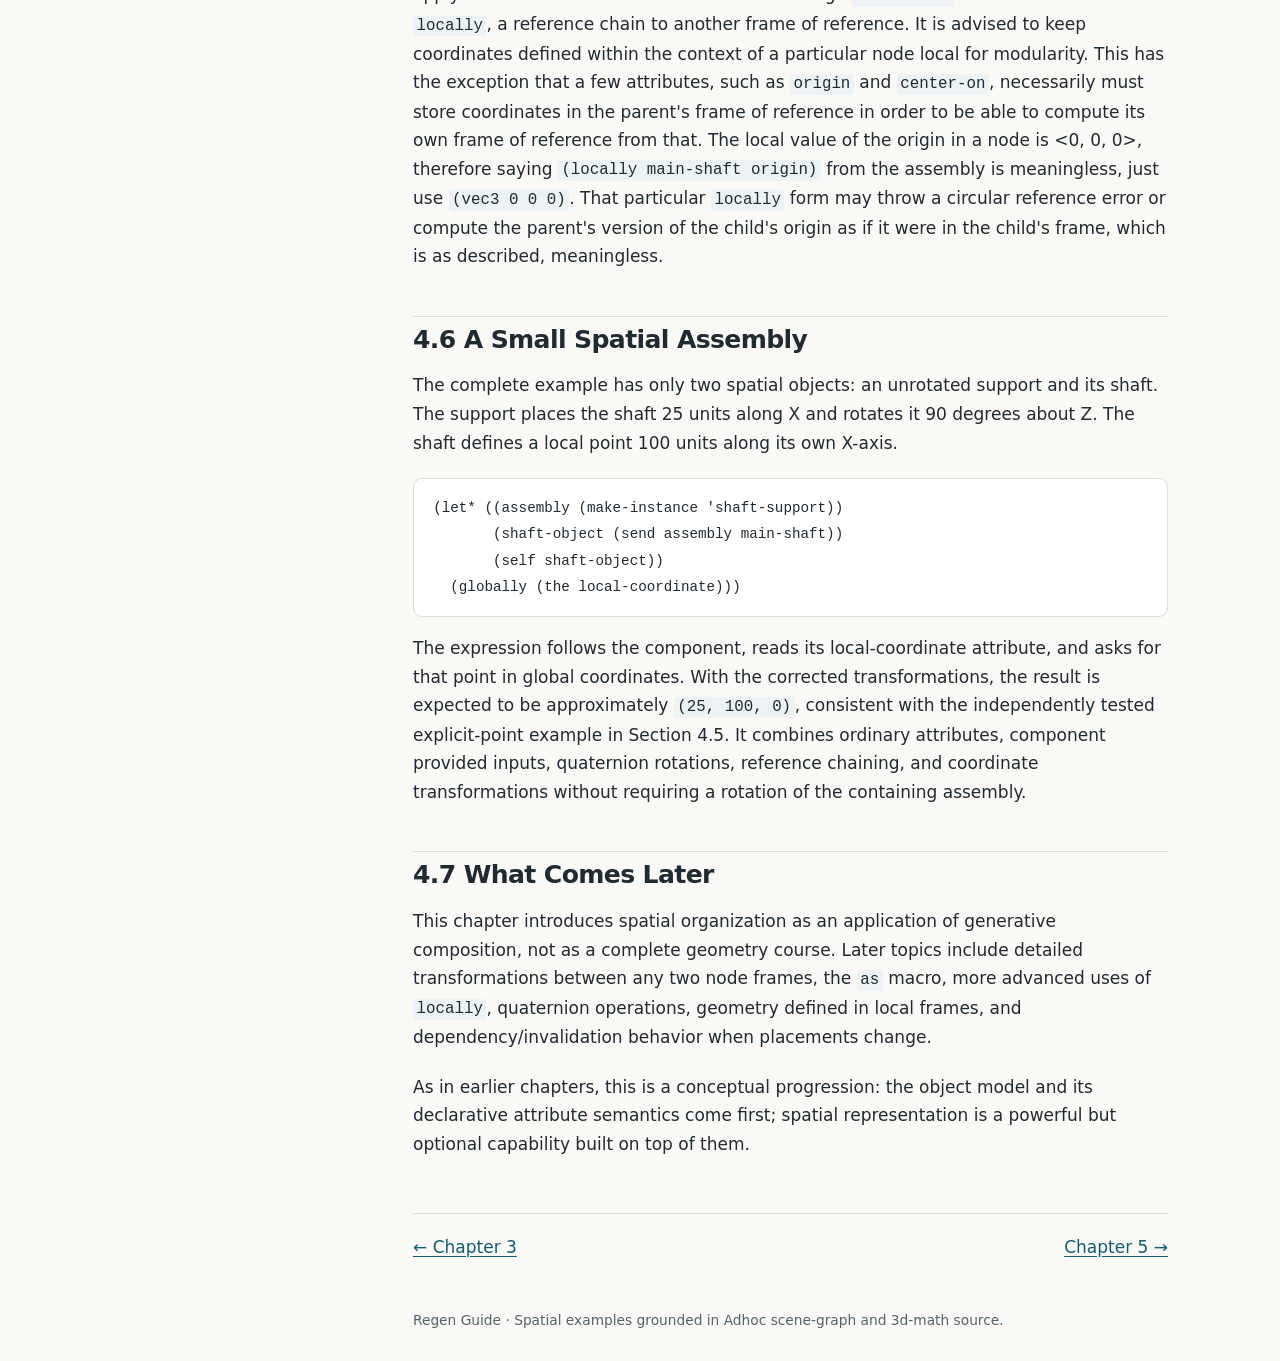
<file: chapters/04-spatial-organization.html>
<!doctype html>
<html lang="en"><head><meta charset="utf-8"><meta name="viewport" content="width=device-width, initial-scale=1"><meta name="description" content="Regen Guide Chapter 4: spatial composition, node-mixin, quaternion rotations, and coordinate transformations"><title>Chapter 4: Spatial Organization · Regen Guide</title><link rel="stylesheet" href="../assets/site.css"></head><body>
<a class="skip" href="#content">Skip to content</a><div class="layout"><aside class="sidebar" aria-label="Guide navigation"><a class="brand" href="../index.html">Regen Guide</a><p class="subtitle">Generative programming with Common Lisp</p><nav class="links"><div class="nav-heading">Contents</div><a href="../index.html">Overview</a><a href="01-generative-objects.html">1 · Generative Objects</a><a href="02-attribute-kinds-and-object-protocols.html">2 · Attribute Kinds and Object Protocols</a><a href="03-defining-generative-objects.html">3 · Defining Generative Objects</a><a href="04-spatial-organization.html" aria-current="page">4 · Spatial Organization</a><a href="05-graphics-in-generative-objects.html">5 · Graphics in Generative Objects</a><a href="06-configurations.html">6 · Configurations</a><a href="../glossary.html">Terminology index</a></nav></aside>
<main id="content"><header class="eyebrow">Chapter 4 · A spatial application of generative objects</header><h1>Spatial Organization with <code>node-mixin</code></h1>
<p class="lead">Generative objects do not have to be geometric. When they represent parts of a spatial assembly, however, a coordinate system makes their relationships much more expressive. Adhoc's scene-graph library supplies this functionality through <code>node-mixin</code>.</p>
<div class="note"><strong>Source note.</strong> The class name <code>node-mixin</code>, the <code>origin</code> and <code>rotation</code> inputs, and the transformation macros come from <a href="https://github.com/awolven1973/adhoc-scene-graph/blob/main/scene-graph.lisp">adhoc-scene-graph</a>. The quaternion function <code>qrotation</code> comes from <a href="https://github.com/awolven1973/3d-math/blob/master/quaternion-methods.lisp">3d-math</a>. The shaft assembly and its global-coordinate transformation have been tested in a running RGN-GEO image after corrections to the scene-graph coordinate-conversion functions. Package imports or qualification are assumed: <code>defobject</code> from Adhoc, <code>node-mixin</code> and <code>globally</code> from the scene-graph package, and <code>vec3</code> and <code>qrotation</code> from 3d-math.</div>
<nav class="card" aria-label="On this page"><strong>In this chapter</strong><ol class="toc"><li><a href="#4-1">4.1 From Generative Objects to Spatial Nodes</a></li><li><a href="#4-2">4.2 Origin: Position in a Parent Frame</a></li><li><a href="#4-3">4.3 Rotation: Orientation with Quaternions</a></li><li><a href="#4-4">4.4 Spatial Generative Composition</a></li><li><a href="#4-5">4.5 From Local to Global Coordinates</a></li><li><a href="#4-6">4.6 A Small Spatial Assembly</a></li><li><a href="#4-7">4.7 What Comes Later</a></li></ol></nav>
<section id="4-1"><h2>4.1 From Generative Objects to Spatial Nodes</h2>
<p>The source calls the class <code>node-mixin</code>; when discussing its role we may simply call an instance a <em>node</em>. It is a generative superclass that supplies spatial inputs and computed transformations. It does not replace the general generative object model: ordinary non-spatial objects still use <code>defobject</code> without inheriting from it.</p>
<pre class="code"><code>(defobject positioned-shaft (node-mixin)
  :inputs ((length 100))
  :attributes
  ((local-coordinate (vec3 100 0 0))))</code></pre>
<p>Here <code>positioned-shaft</code> inherits spatial behavior from <code>node-mixin</code> while declaring its own <code>length</code> input. The ordinary attribute <code>local-coordinate</code> is a point at <code>(100, 0, 0)</code>, expressed <em>in the shaft's own coordinate system</em>. This is class inheritance, not component composition; an assembly can subsequently contain an instance of this class.</p>
<p>The implementation also has graphics-related properties, but those are not needed to understand the spatial model.</p>
<h3 id="4-1-1">4.1.1 Top-Level Nodes and Scene Registration</h3>
<p>In a running Regen environment, creating a <em>top-level</em> <code>node-mixin</code> instance normally adds it to the default scene graph. If the node has graphical representation, it then appears in the graphics editor. Generative child components are not independently registered as top-level scene nodes.</p>
<pre class="code"><code>;; Create a top-level node in the default scene:
(make-instance 'shaft-support)

;; Create a detached node without adding it to the scene graph:
(make-instance 'shaft-support :scene nil)

;; Equivalent ordinary-symbol initialization argument:
(make-instance 'shaft-support 'krma:scene nil)</code></pre>
<p>Both explicit <code>nil</code> forms suppress the side effect of adding the new top-level instance to the scene graph. The <code>:scene</code> and <code>'krma:scene</code> initarg names are distinct Lisp symbols, but this initialization protocol supports both. The instance still exists and can be used for computations without being registered in the displayed scene. A top-level scene node is retained by the scene until removed; being graphical is not a prerequisite for membership.</p></section>
<section id="4-2"><h2>4.2 Origin: Position in a Parent Frame</h2>
<p>The <code>origin</code> input gives the position of the child's coordinate-system origin <em>expressed in its parent's coordinate system</em>. The origin of the child's own local coordinate system is always <code>(vec3 0 0 0)</code>; its <code>origin</code> input is not a point expressed in that local frame. In the source, its initial expression is <code>(vec3 0 0 0)</code>. That position is a three-dimensional vector, rather than three unrelated scalar inputs.</p>
<pre class="code"><code>(defobject positioned-shaft (node-mixin)
  :inputs ((length 100)))

(defobject shaft-support (node-mixin)
  :inputs ((shaft-offset 25))
  :components
  ((main-shaft :type 'positioned-shaft
               origin (vec3 (the shaft-offset) 0 0))))</code></pre>
<p>The provided-input expression <code>origin (vec3 (the shaft-offset) 0 0)</code> positions the child shaft at an offset determined by the assembly's <code>shaft-offset</code> input. It is another example of <a href="03-defining-generative-objects.html#3-5-1">generative composition</a>: the containing object specifies a relationship that determines the child object's input.</p>
<p>Here and below the vector constructors and angle expressions are shown in the same general style as the libraries' source; the examples use an assumed package context rather than a complete application initialization sequence.</p></section>
<section id="4-3"><h2>4.3 Rotation: Orientation with Quaternions</h2>
<p>Coordinate systems can be rotated about their origins. The <code>rotation</code> input expresses the orientation of the child's local coordinate system relative to the parent. Its default in <code>node-mixin</code> is the identity quaternion, <code>(quat 0 0 0 1)</code>.</p>
<p><code>3dm:qrotation</code> constructs a quaternion from a rotation axis and angle. For example, a quarter-turn about the Z axis can be expressed as:</p>
<pre class="code"><code>(qrotation (vec3 0 0 1) (/ pi 2))</code></pre>
<p>The first argument is the axis vector; the second is the rotation angle in radians. The mathematical value <code>(/ pi 2)</code> represents 90 degrees. This example introduces quaternion construction without requiring the reader to manipulate quaternion components directly.</p>
<p>In the scene graph, a <code>rotation-matrix</code> attribute derives a transformation matrix from the quaternion, and the node's local <code>matrix</code> combines rotation and translation. Thus a rotation input participates in the node's spatial calculations.</p></section>
<section id="4-4"><h2>4.4 Spatial Generative Composition</h2>
<p>A component's <code>origin</code> and <code>rotation</code> can be specified using provided-input expressions. The assembly positions the shaft 25 units along its X-axis and gives the shaft a quarter-turn about Z:</p>
<pre class="code"><code>(defobject shaft-support (node-mixin)
  :inputs ((shaft-offset 25))
  :components
  ((main-shaft :type 'positioned-shaft
               origin (vec3 (the shaft-offset) 0 0)
               rotation (qrotation (vec3 0 0 1) (/ pi 2)))))</code></pre>
<p>The support itself retains the default identity rotation. The <code>main-shaft</code> component has an origin of <code>(25, 0, 0)</code> in the support's coordinate system, and its own local axes are rotated by the quaternion. A rotation of the shaft about its own origin does not move that origin; it changes the positions of other points defined in the shaft's local frame.</p></section>
<section id="4-5"><h2>4.5 From Local to Global Coordinates</h2>
<p>The <code>shaft-support</code> places the child shaft's origin at <code>(25, 0, 0)</code> in the support's frame and rotates its local X-axis 90 degrees about Z. The following was implemented in Regen:</p>
<pre class="code"><code>(defobject positioned-shaft (node-mixin)
  :inputs
  ((length 100)))

(defobject shaft-support (node-mixin)
  :inputs
  ((shaft-offset 25))
  :components
  ((main-shaft
    :type 'positioned-shaft
    origin (vec3 (the shaft-offset) 0 0)
    rotation (qrotation (vec3 0 0 1) (/ pi 2)))))

(defun test ()
  (let* ((assembly (make-instance 'shaft-support))
         (shaft-object (send assembly main-shaft))
         (self shaft-object))
    (list
     (the origin)
     (globally (vec3 100 0 0)))))

(test)
;; =&gt; ((VEC3 25.0 0.0 0.0)
;;     (VEC3 25.00000000000002 100.0 0.0))</code></pre>
<p><code>(the origin)</code> reads the shaft's <em>provided input</em>: the position of its local origin in the support's frame, <code>(25, 0, 0)</code>. By contrast, the point <code>(vec3 100 0 0)</code> in <code>globally</code> is expressed in the <em>shaft's own</em> frame. The transform rotates that point onto positive Y and translates it by the shaft's parent-relative placement. Its global position is approximately <code>(25, 100, 0)</code>; the tiny difference in the printed X coordinate is ordinary floating-point rounding.</p>
<pre class="code"><code>;; The globally macro expands to:
(transform-to-global-coordinate (vec3 100 0 0) self)</code></pre>
<p>The <code>globally</code> macro uses <code>self</code> as its source frame. <code>transform-to-global-coordinate</code> should apply the node's <code>global-matrix</code> to convert a local point into global coordinates; its inverse, <code>transform-from-global-coordinate</code>, should apply <code>inverse-global-matrix</code>. The general <code>transform-coordinate-from-to</code> operation converts coordinates from its specified source frame to its destination frame. The three conversion implementations were corrected before the test above.</p>
<p>A global coordinate system is not necessarily identical to the root object's local coordinate system because the root object can override the values of the orientation and positioning attributes with its own definitions.</p>
<h3 id="4-5-1">4.5.1 Reading an Attribute Versus Transforming Its Coordinate</h3>
<p><strong>Package note:</strong> Here <code>locally</code> means <code>adhoc-scene-graph:locally</code>, <em>not</em> the Common Lisp special operator <code>cl:locally</code>. The example assumes that the scene-graph macro is imported into the current package.</p>
<p>For a coordinate-valued attribute in the child's <em>own</em> frame, <code>the</code> simply reads the value, whereas <code>locally</code> converts it into the frame of <code>self</code>. For example, if <code>positioned-shaft</code> also declared <code>(local-coordinate (vec3 100 0 0))</code> under <code>:attributes</code>:</p>
<pre class="code"><code>(let* ((assembly (make-instance 'shaft-support))
       (self assembly))
  (the main-shaft local-coordinate))
;; =&gt; (VEC3 100.0 0.0 0.0)

(let* ((assembly (make-instance 'shaft-support))
       (self assembly))
  (locally main-shaft local-coordinate))
;; Expected: approximately (VEC3 25.0 100.0 0.0)</code></pre>
<p>The first expression reads the value in the shaft's own coordinate system. The second asks for that same point expressed in the support's coordinate system. Unlike the <code>globally</code> transcript above, this <code>locally</code> example is an expected result, not a separately recorded runtime test.</p>
<p>Coordinates such as a <code>vec3</code> object are just coordinates. There is no context attached to the coordinate to say it is in a particular frame of reference. <code>globally</code> and <code>locally</code> apply a frame of reference to a coordinate through <code>adhoc:self</code> and in the case of <code>locally</code>, a reference chain to another frame of reference. It is advised to keep coordinates defined within the context of a particular node local for modularity. This has the exception that a few attributes, such as <code>origin</code> and <code>center-on</code>, necessarily must store coordinates in the parent's frame of reference in order to be able to compute its own frame of reference from that. The local value of the origin in a node is &lt;0, 0, 0&gt;, therefore saying <code>(locally main-shaft origin)</code> from the assembly is meaningless, just use <code>(vec3 0 0 0)</code>. That particular <code>locally</code> form may throw a circular reference error or compute the parent's version of the child's origin as if it were in the child's frame, which is as described, meaningless.</p></section>
<section id="4-6"><h2>4.6 A Small Spatial Assembly</h2>
<p>The complete example has only two spatial objects: an unrotated support and its shaft. The support places the shaft 25 units along X and rotates it 90 degrees about Z. The shaft defines a local point 100 units along its own X-axis.</p>
<pre class="code"><code>(let* ((assembly (make-instance 'shaft-support))
       (shaft-object (send assembly main-shaft))
       (self shaft-object))
  (globally (the local-coordinate)))</code></pre>
<p>The expression follows the component, reads its local-coordinate attribute, and asks for that point in global coordinates. With the corrected transformations, the result is expected to be approximately <code>(25, 100, 0)</code>, consistent with the independently tested explicit-point example in Section 4.5. It combines ordinary attributes, component provided inputs, quaternion rotations, reference chaining, and coordinate transformations without requiring a rotation of the containing assembly.</p></section>
<section id="4-7"><h2>4.7 What Comes Later</h2>
<p>This chapter introduces spatial organization as an application of generative composition, not as a complete geometry course. Later topics include detailed transformations between any two node frames, the <code>as</code> macro, more advanced uses of <code>locally</code>, quaternion operations, geometry defined in local frames, and dependency/invalidation behavior when placements change.</p>
<p>As in earlier chapters, this is a conceptual progression: the object model and its declarative attribute semantics come first; spatial representation is a powerful but optional capability built on top of them.</p></section>
<nav class="bottomnav" aria-label="Chapter navigation"><a href="03-defining-generative-objects.html">← Chapter 3</a><a href="05-graphics-in-generative-objects.html">Chapter 5 →</a></nav><footer>Regen Guide · Spatial examples grounded in Adhoc scene-graph and 3d-math source.</footer></main></div></body></html>
</file>
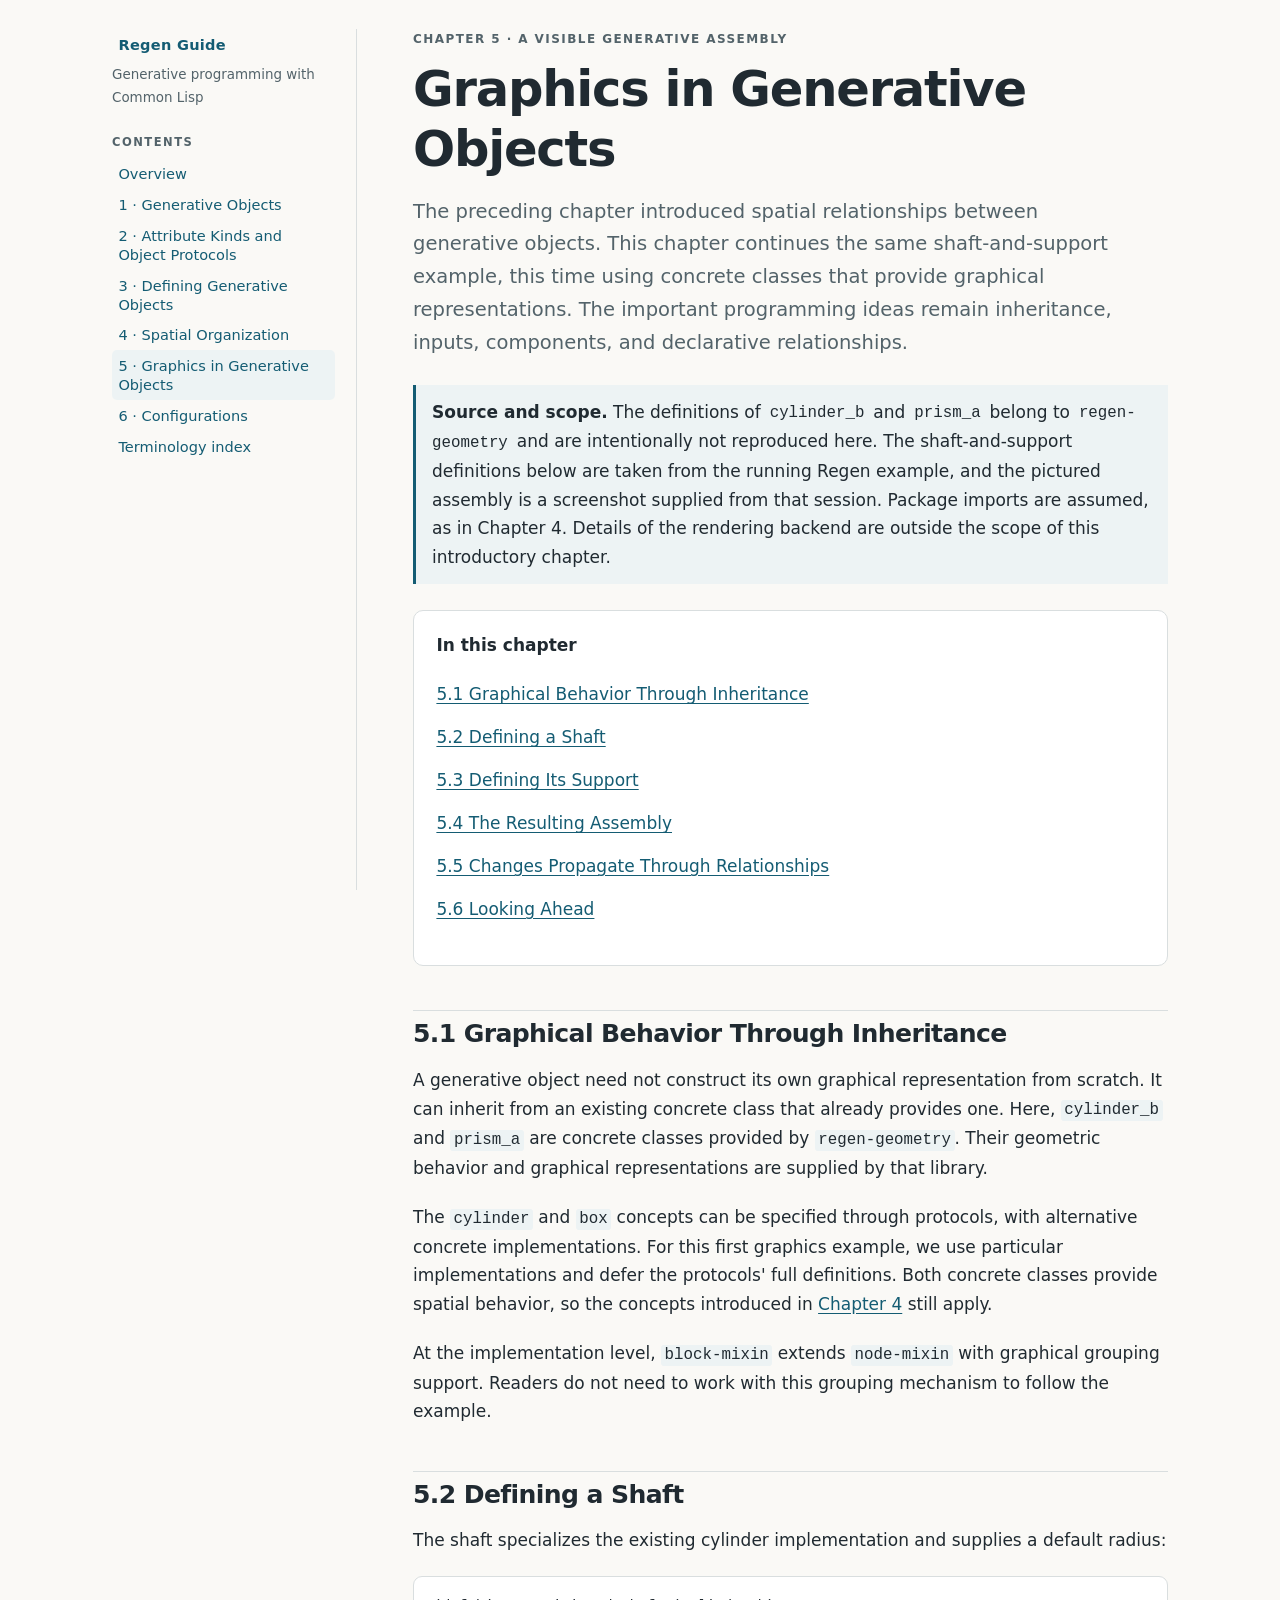
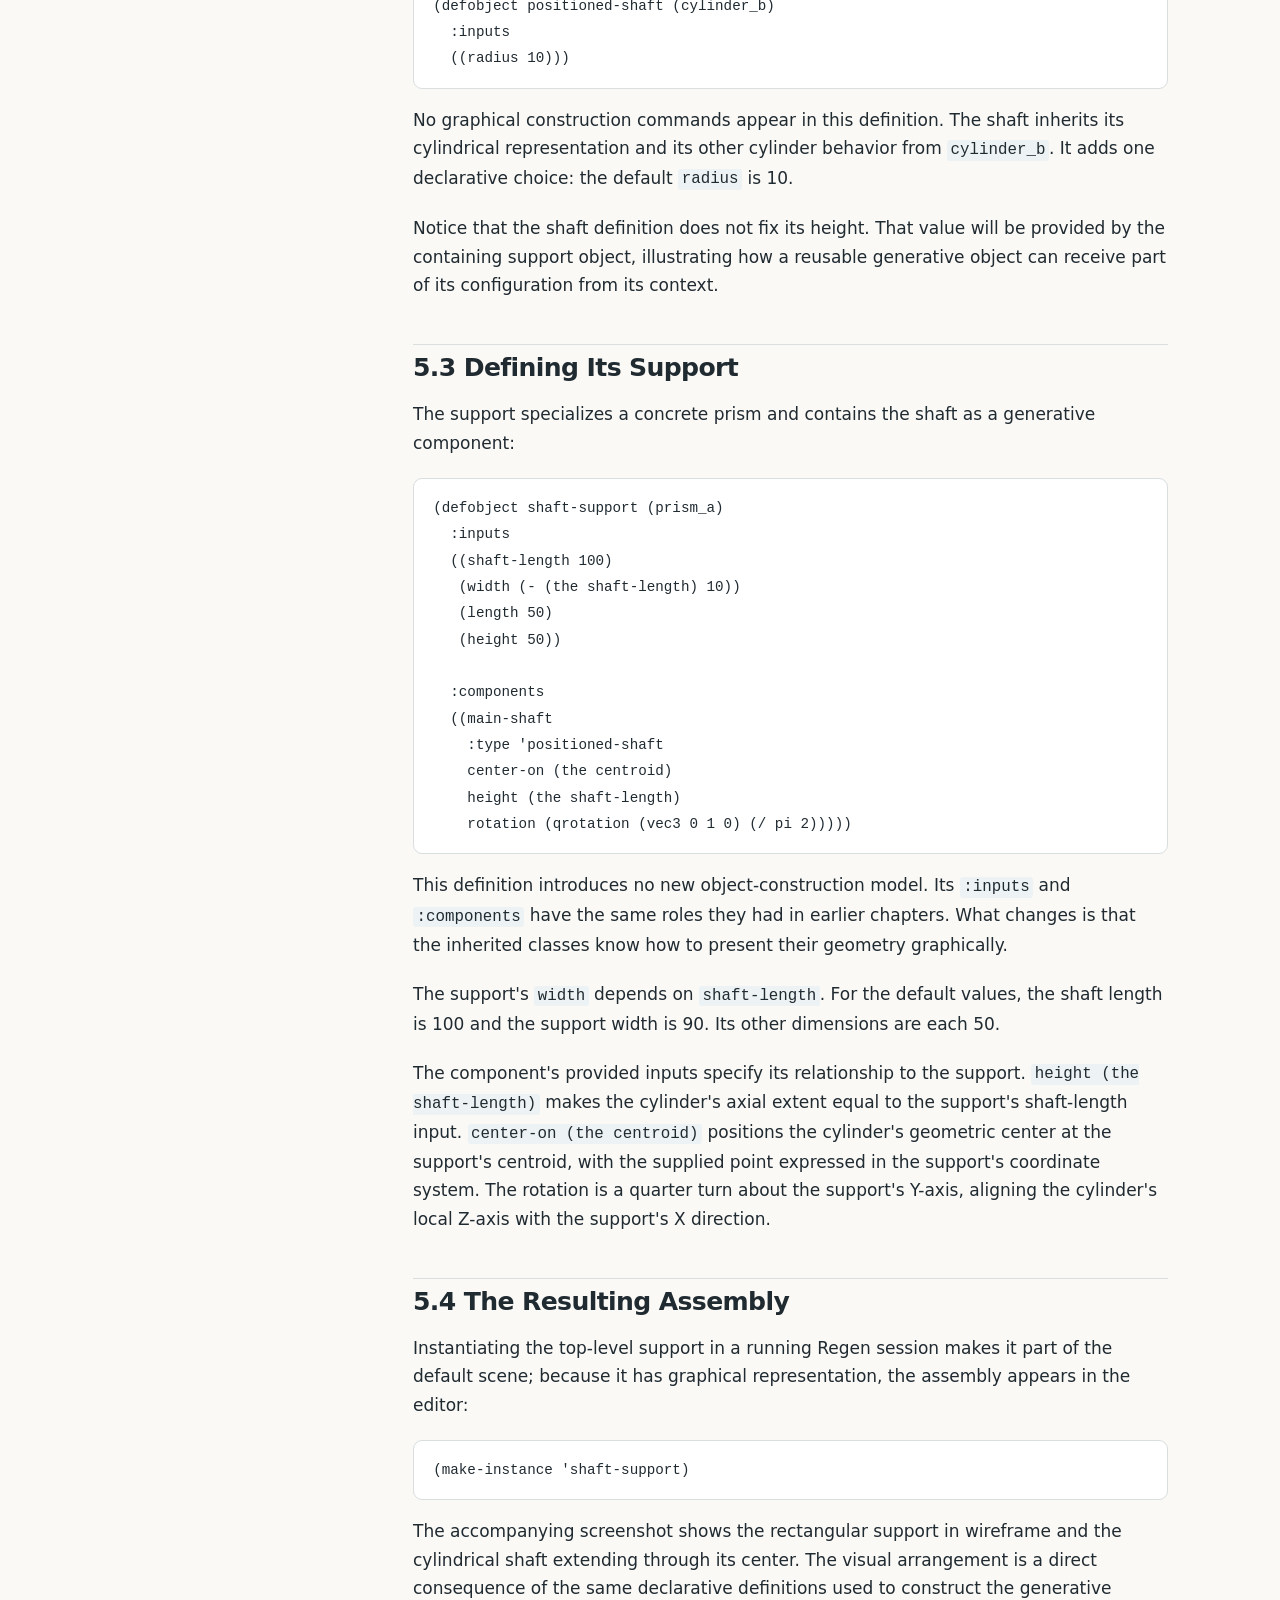
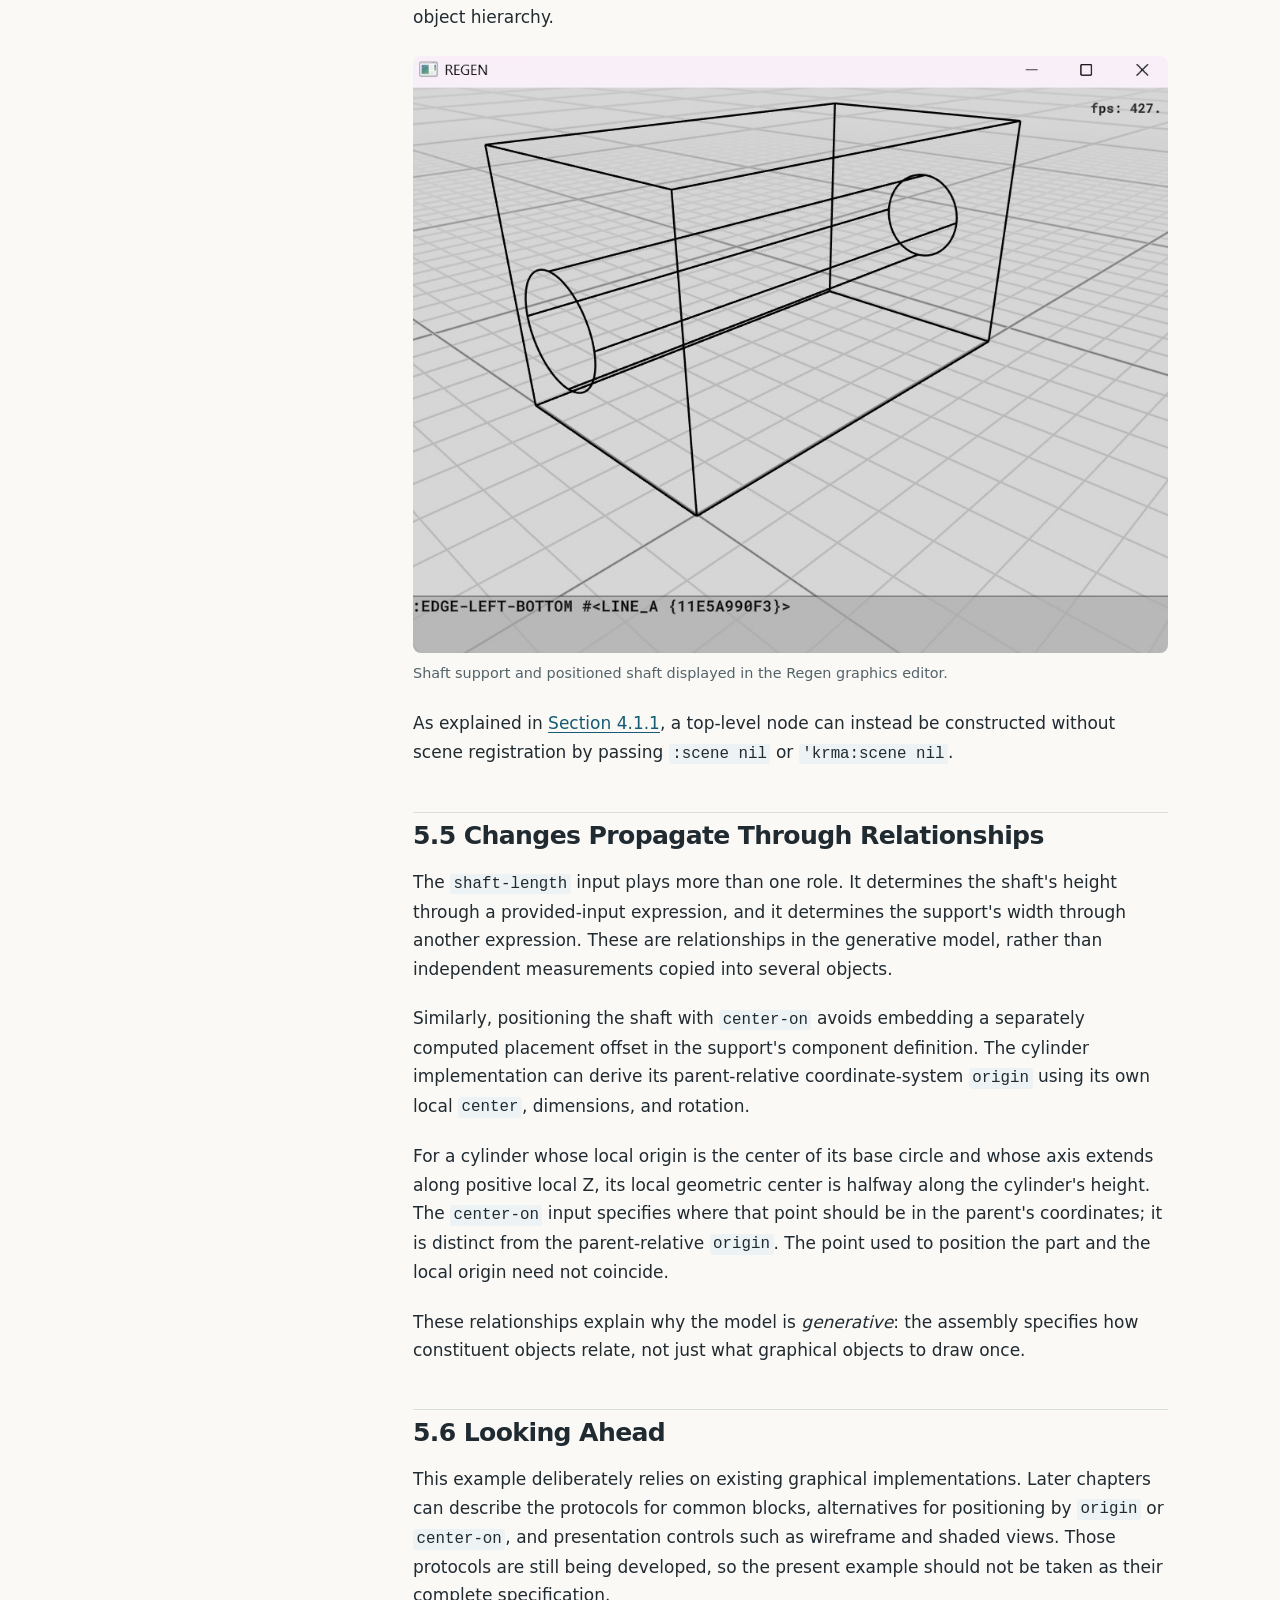
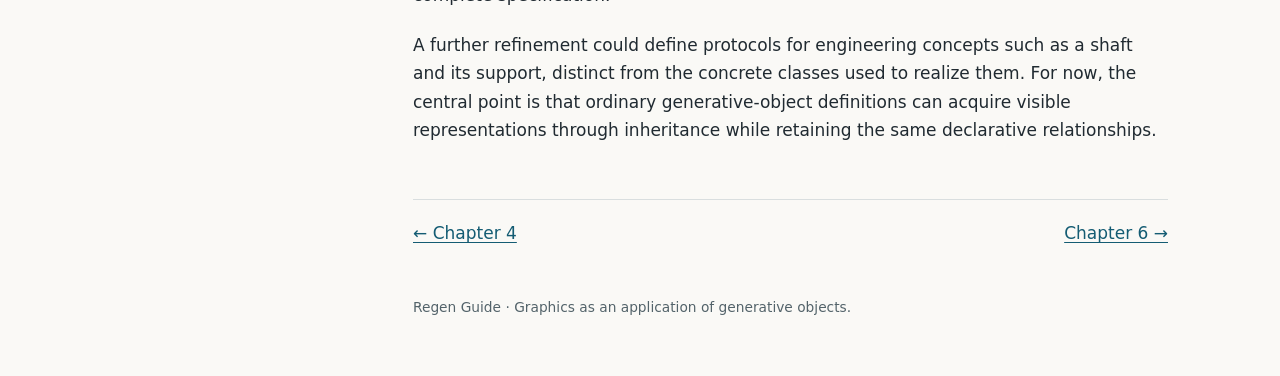
<file: chapters/05-graphics-in-generative-objects.html>
<!doctype html>
<html lang="en"><head><meta charset="utf-8"><meta name="viewport" content="width=device-width,initial-scale=1"><meta name="description" content="Regen Guide Chapter 5: graphical generative objects, inherited representations, and shaft-support composition"><title>Chapter 5: Graphics in Generative Objects · Regen Guide</title><link rel="stylesheet" href="../assets/site.css"></head><body>
<a class="skip" href="#content">Skip to content</a><div class="layout"><aside class="sidebar" aria-label="Guide navigation"><a class="brand" href="../index.html">Regen Guide</a><p class="subtitle">Generative programming with Common Lisp</p><nav class="links"><div class="nav-heading">Contents</div><a href="../index.html">Overview</a><a href="01-generative-objects.html">1 · Generative Objects</a><a href="02-attribute-kinds-and-object-protocols.html">2 · Attribute Kinds and Object Protocols</a><a href="03-defining-generative-objects.html">3 · Defining Generative Objects</a><a href="04-spatial-organization.html">4 · Spatial Organization</a><a href="05-graphics-in-generative-objects.html" aria-current="page">5 · Graphics in Generative Objects</a><a href="06-configurations.html">6 · Configurations</a><a href="../glossary.html">Terminology index</a></nav></aside>
<main id="content"><header class="eyebrow">Chapter 5 · A visible generative assembly</header><h1>Graphics in Generative Objects</h1>
<p class="lead">The preceding chapter introduced spatial relationships between generative objects. This chapter continues the same shaft-and-support example, this time using concrete classes that provide graphical representations. The important programming ideas remain inheritance, inputs, components, and declarative relationships.</p>
<div class="note"><strong>Source and scope.</strong> The definitions of <code>cylinder_b</code> and <code>prism_a</code> belong to <code>regen-geometry</code> and are intentionally not reproduced here. The shaft-and-support definitions below are taken from the running Regen example, and the pictured assembly is a screenshot supplied from that session. Package imports are assumed, as in Chapter 4. Details of the rendering backend are outside the scope of this introductory chapter.</div>
<nav class="card" aria-label="On this page"><strong>In this chapter</strong><ol class="toc"><li><a href="#5-1">5.1 Graphical Behavior Through Inheritance</a></li><li><a href="#5-2">5.2 Defining a Shaft</a></li><li><a href="#5-3">5.3 Defining Its Support</a></li><li><a href="#5-4">5.4 The Resulting Assembly</a></li><li><a href="#5-5">5.5 Changes Propagate Through Relationships</a></li><li><a href="#5-6">5.6 Looking Ahead</a></li></ol></nav>
<section id="5-1"><h2>5.1 Graphical Behavior Through Inheritance</h2>
<p>A generative object need not construct its own graphical representation from scratch. It can inherit from an existing concrete class that already provides one. Here, <code>cylinder_b</code> and <code>prism_a</code> are concrete classes provided by <code>regen-geometry</code>. Their geometric behavior and graphical representations are supplied by that library.</p>
<p>The <code>cylinder</code> and <code>box</code> concepts can be specified through protocols, with alternative concrete implementations. For this first graphics example, we use particular implementations and defer the protocols' full definitions. Both concrete classes provide spatial behavior, so the concepts introduced in <a href="04-spatial-organization.html">Chapter 4</a> still apply.</p>
<p>At the implementation level, <code>block-mixin</code> extends <code>node-mixin</code> with graphical grouping support. Readers do not need to work with this grouping mechanism to follow the example.</p></section>
<section id="5-2"><h2>5.2 Defining a Shaft</h2>
<p>The shaft specializes the existing cylinder implementation and supplies a default radius:</p>
<pre class="code"><code>(defobject positioned-shaft (cylinder_b)
  :inputs
  ((radius 10)))</code></pre>
<p>No graphical construction commands appear in this definition. The shaft inherits its cylindrical representation and its other cylinder behavior from <code>cylinder_b</code>. It adds one declarative choice: the default <code>radius</code> is 10.</p>
<p>Notice that the shaft definition does not fix its height. That value will be provided by the containing support object, illustrating how a reusable generative object can receive part of its configuration from its context.</p></section>
<section id="5-3"><h2>5.3 Defining Its Support</h2>
<p>The support specializes a concrete prism and contains the shaft as a generative component:</p>
<pre class="code"><code>(defobject shaft-support (prism_a)
  :inputs
  ((shaft-length 100)
   (width (- (the shaft-length) 10))
   (length 50)
   (height 50))

  :components
  ((main-shaft
    :type 'positioned-shaft
    center-on (the centroid)
    height (the shaft-length)
    rotation (qrotation (vec3 0 1 0) (/ pi 2)))))</code></pre>
<p>This definition introduces no new object-construction model. Its <code>:inputs</code> and <code>:components</code> have the same roles they had in earlier chapters. What changes is that the inherited classes know how to present their geometry graphically.</p>
<p>The support's <code>width</code> depends on <code>shaft-length</code>. For the default values, the shaft length is 100 and the support width is 90. Its other dimensions are each 50.</p>
<p>The component's provided inputs specify its relationship to the support. <code>height (the shaft-length)</code> makes the cylinder's axial extent equal to the support's shaft-length input. <code>center-on (the centroid)</code> positions the cylinder's geometric center at the support's centroid, with the supplied point expressed in the support's coordinate system. The rotation is a quarter turn about the support's Y-axis, aligning the cylinder's local Z-axis with the support's X direction.</p></section>
<section id="5-4"><h2>5.4 The Resulting Assembly</h2>
<p>Instantiating the top-level support in a running Regen session makes it part of the default scene; because it has graphical representation, the assembly appears in the editor:</p>
<pre class="code"><code>(make-instance 'shaft-support)</code></pre>
<p>The accompanying screenshot shows the rectangular support in wireframe and the cylindrical shaft extending through its center. The visual arrangement is a direct consequence of the same declarative definitions used to construct the generative object hierarchy.</p>
<figure style="margin:1.5rem 0"><img src="../assets/shaft-support.jpg" alt="Wireframe view of the shaft support and cylindrical shaft in the Regen graphics editor" style="display:block;width:100%;height:auto;border-radius:8px"><figcaption style="font-size:.9rem;color:var(--muted);margin-top:.5rem">Shaft support and positioned shaft displayed in the Regen graphics editor.</figcaption></figure>
<p>As explained in <a href="04-spatial-organization.html#4-1-1">Section 4.1.1</a>, a top-level node can instead be constructed without scene registration by passing <code>:scene nil</code> or <code>'krma:scene nil</code>.</p></section>
<section id="5-5"><h2>5.5 Changes Propagate Through Relationships</h2>
<p>The <code>shaft-length</code> input plays more than one role. It determines the shaft's height through a provided-input expression, and it determines the support's width through another expression. These are relationships in the generative model, rather than independent measurements copied into several objects.</p>
<p>Similarly, positioning the shaft with <code>center-on</code> avoids embedding a separately computed placement offset in the support's component definition. The cylinder implementation can derive its parent-relative coordinate-system <code>origin</code> using its own local <code>center</code>, dimensions, and rotation.</p>
<p>For a cylinder whose local origin is the center of its base circle and whose axis extends along positive local Z, its local geometric center is halfway along the cylinder's height. The <code>center-on</code> input specifies where that point should be in the parent's coordinates; it is distinct from the parent-relative <code>origin</code>. The point used to position the part and the local origin need not coincide.</p>
<p>These relationships explain why the model is <em>generative</em>: the assembly specifies how constituent objects relate, not just what graphical objects to draw once.</p></section>
<section id="5-6"><h2>5.6 Looking Ahead</h2>
<p>This example deliberately relies on existing graphical implementations. Later chapters can describe the protocols for common blocks, alternatives for positioning by <code>origin</code> or <code>center-on</code>, and presentation controls such as wireframe and shaded views. Those protocols are still being developed, so the present example should not be taken as their complete specification.</p>
<p>A further refinement could define protocols for engineering concepts such as a shaft and its support, distinct from the concrete classes used to realize them. For now, the central point is that ordinary generative-object definitions can acquire visible representations through inheritance while retaining the same declarative relationships.</p></section>
<nav class="bottomnav" aria-label="Chapter navigation"><a href="04-spatial-organization.html">← Chapter 4</a><a href="06-configurations.html">Chapter 6 →</a></nav><footer>Regen Guide · Graphics as an application of generative objects.</footer></main></div></body></html>
</file>
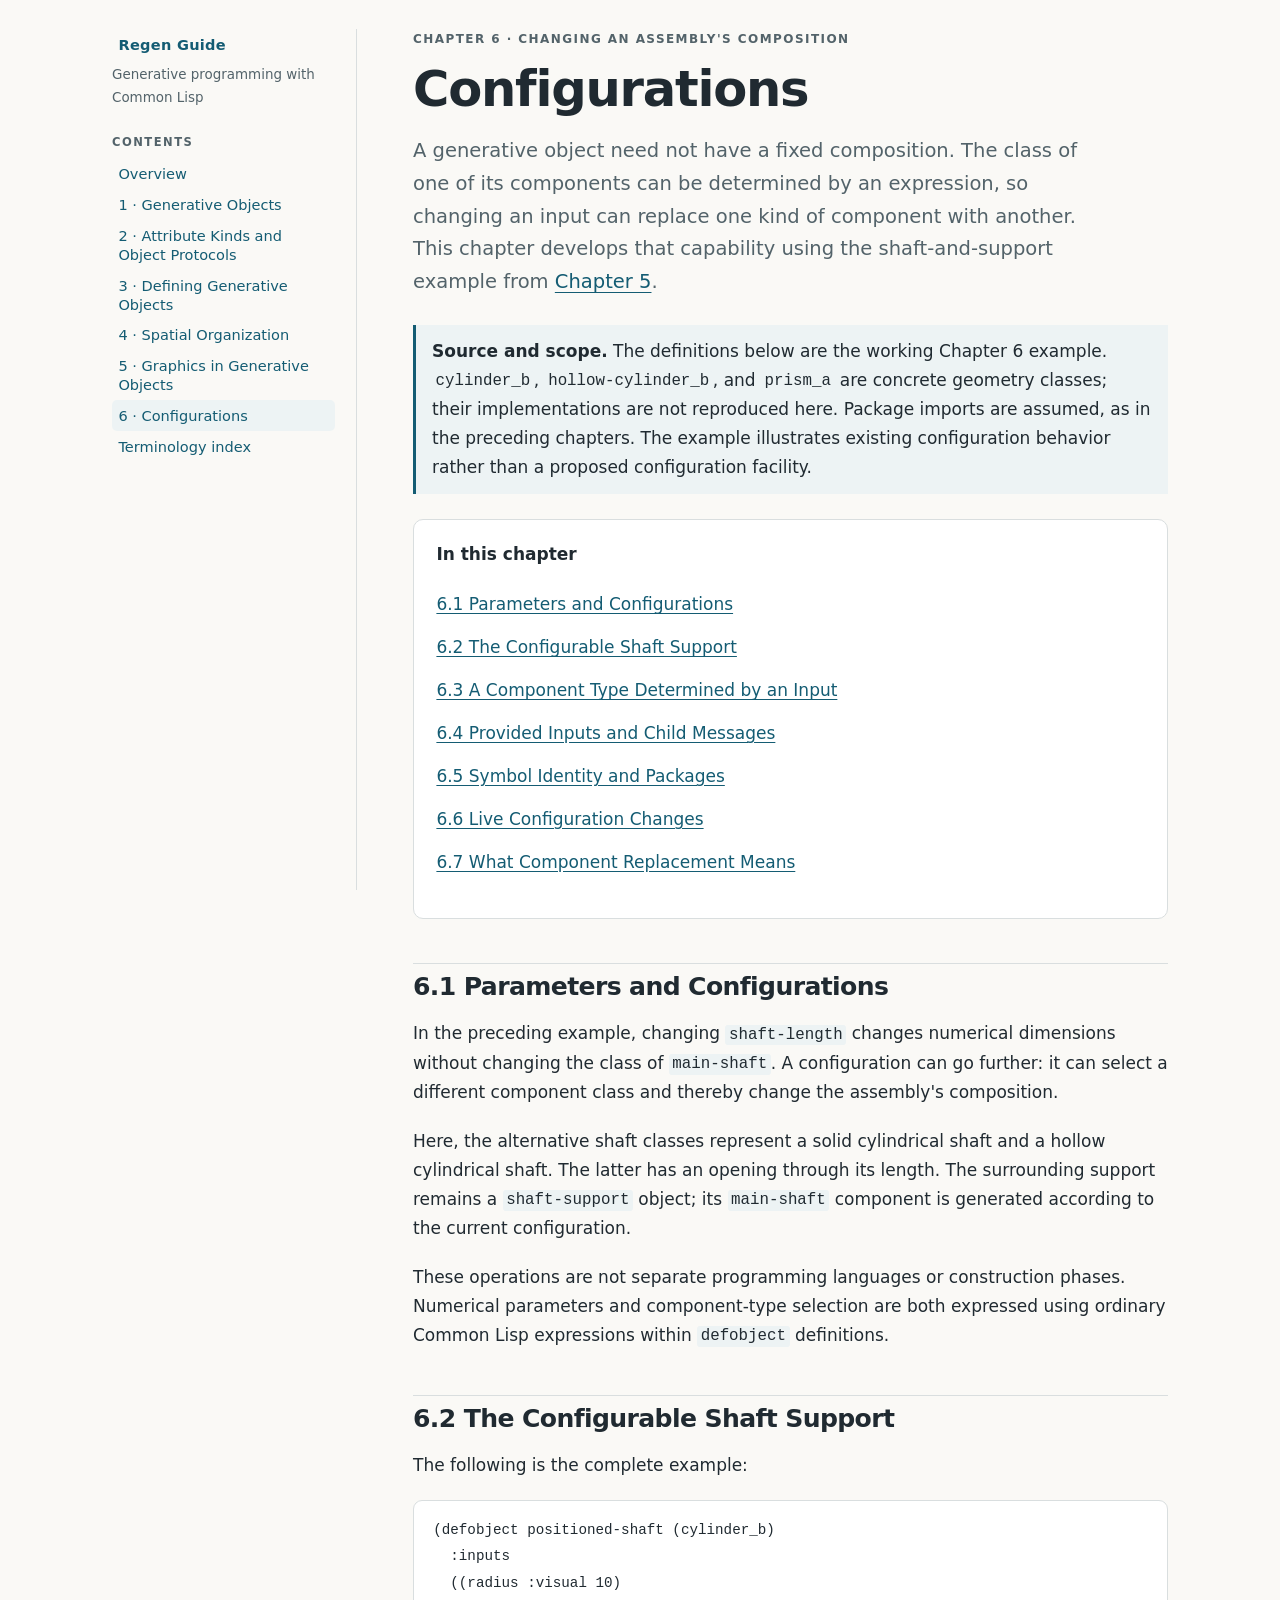
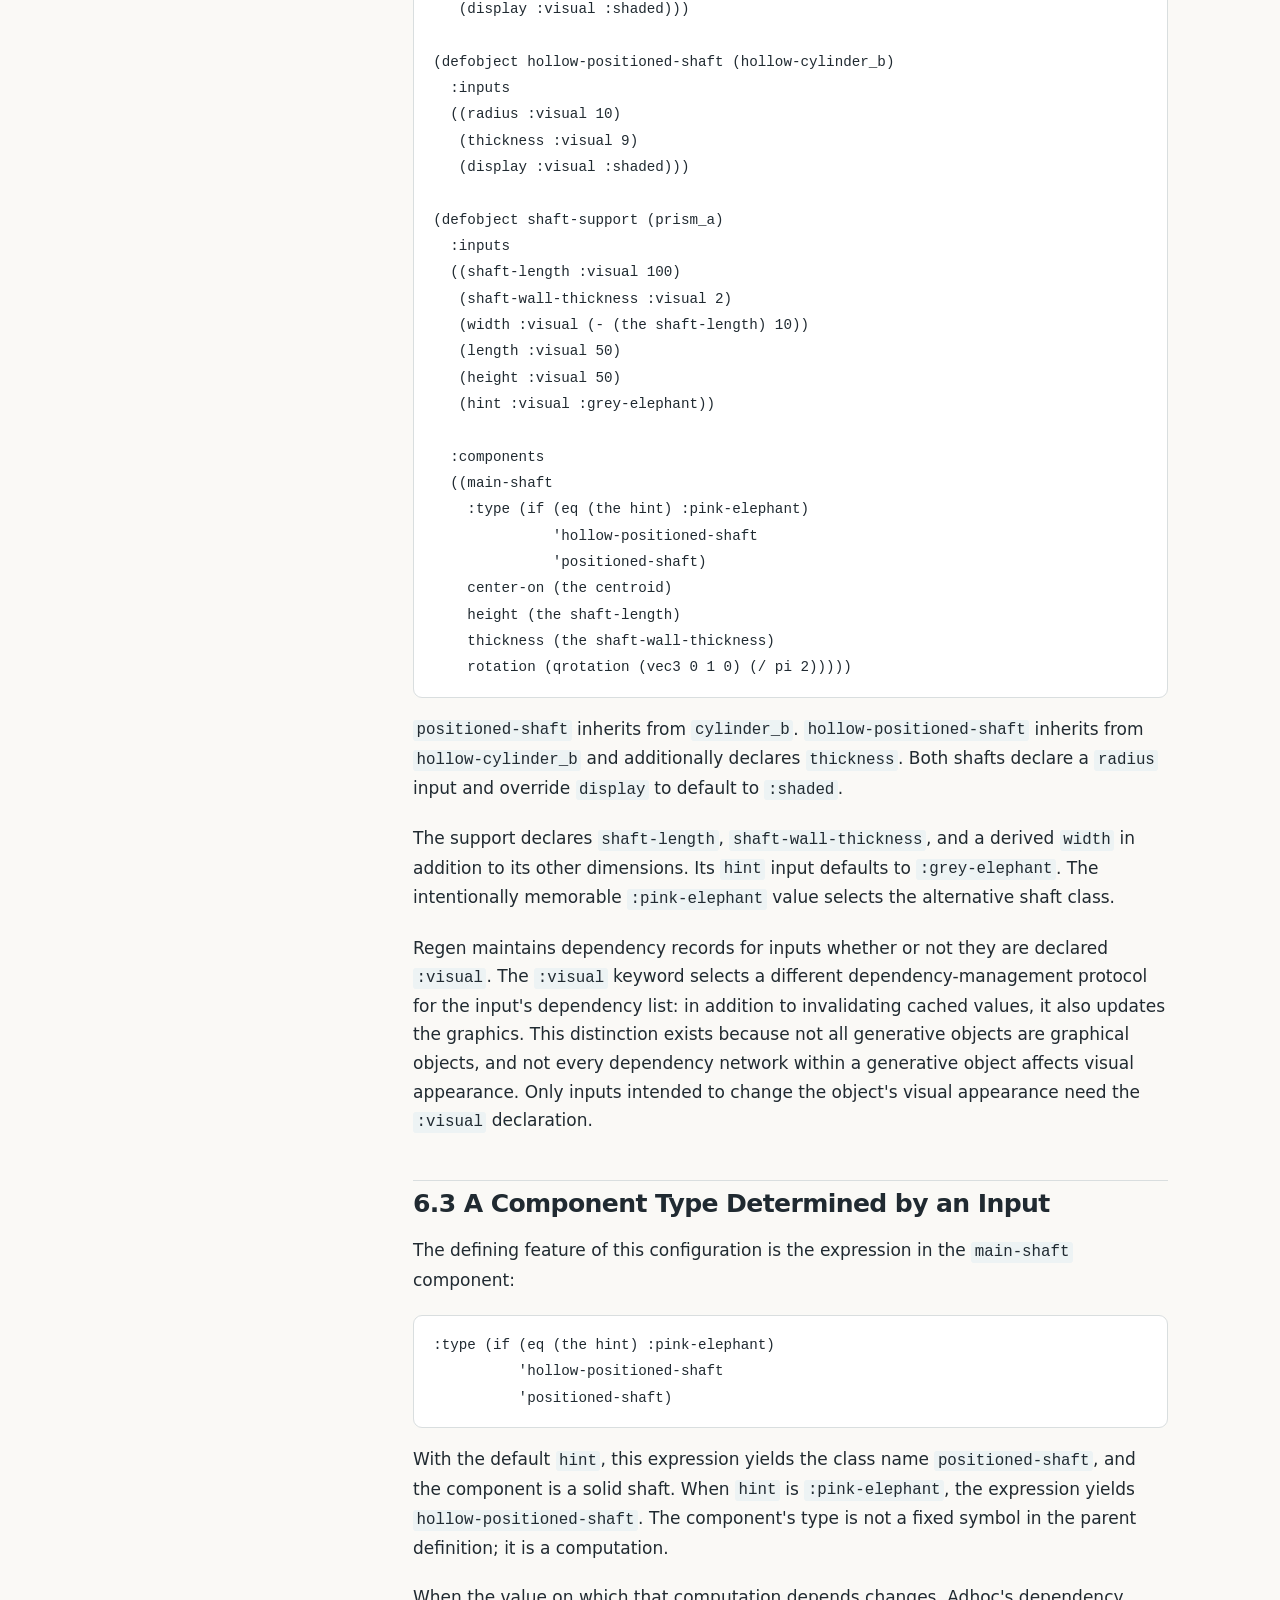
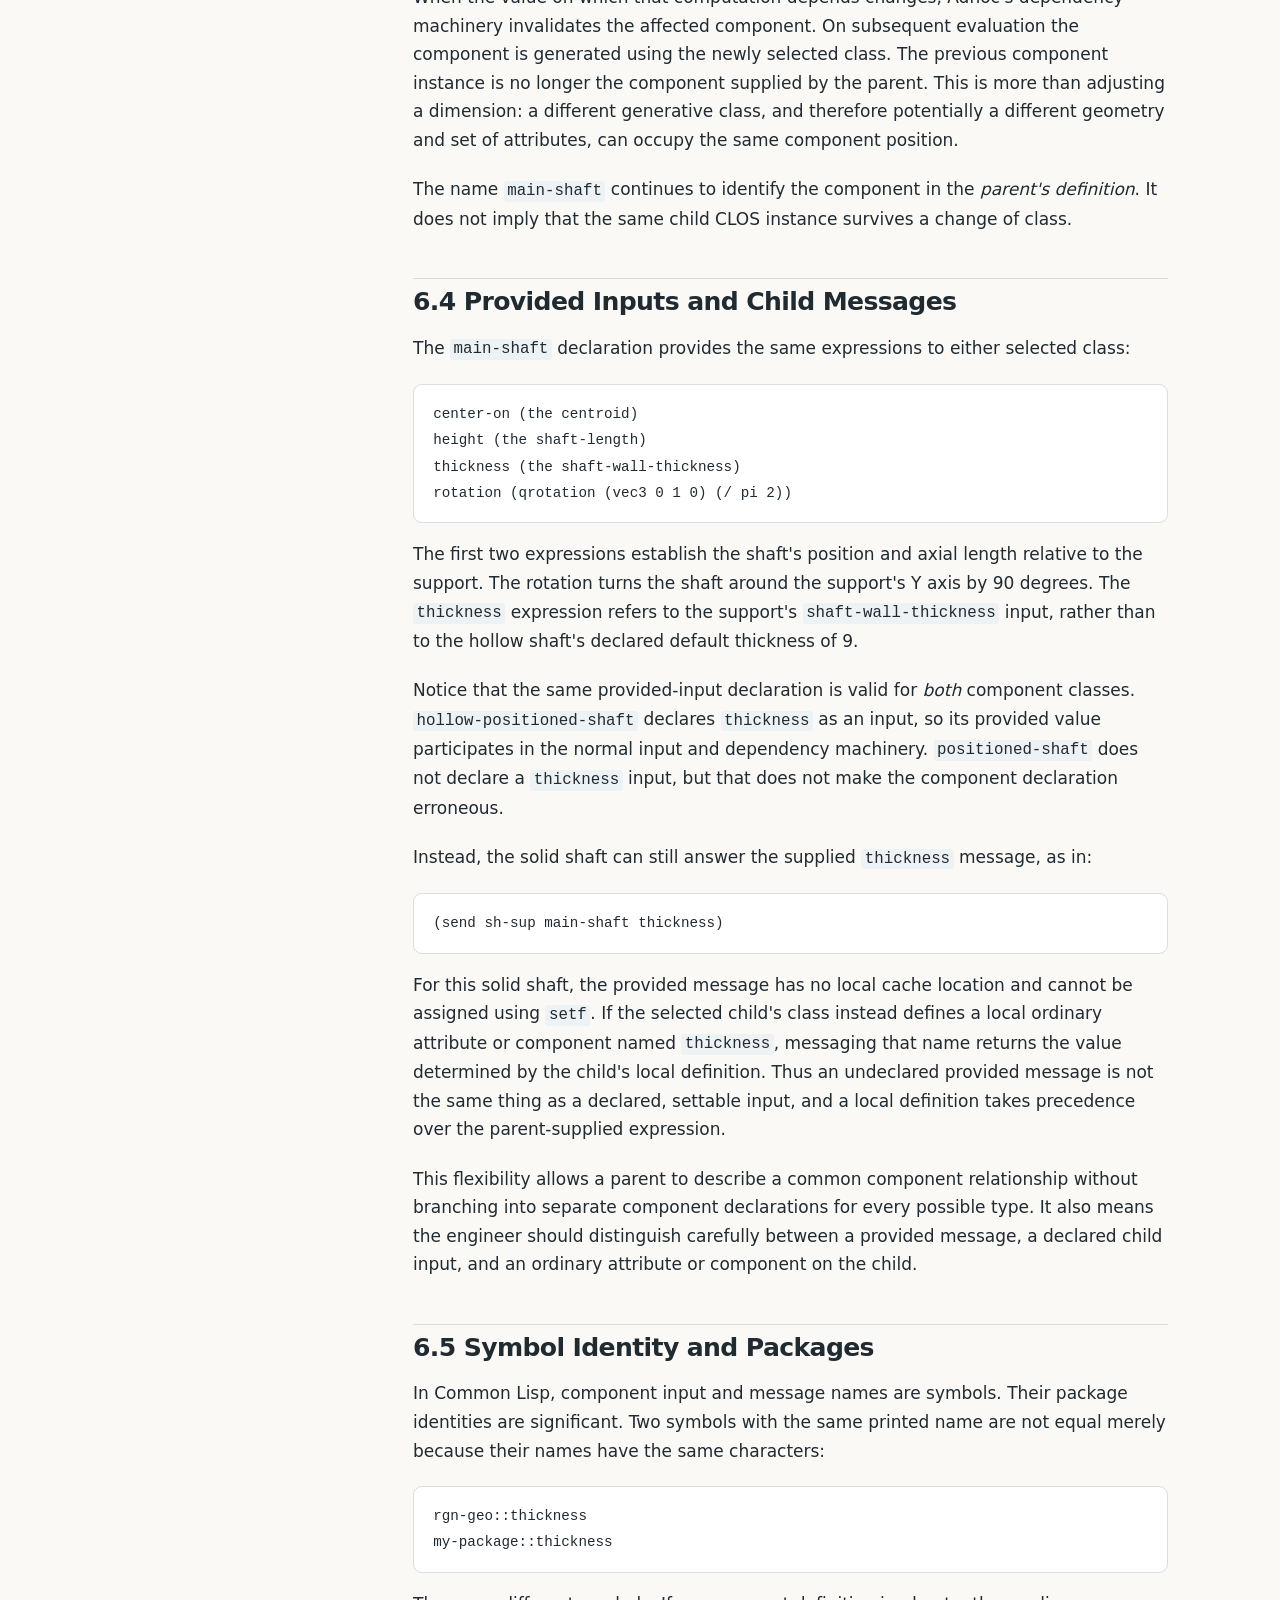
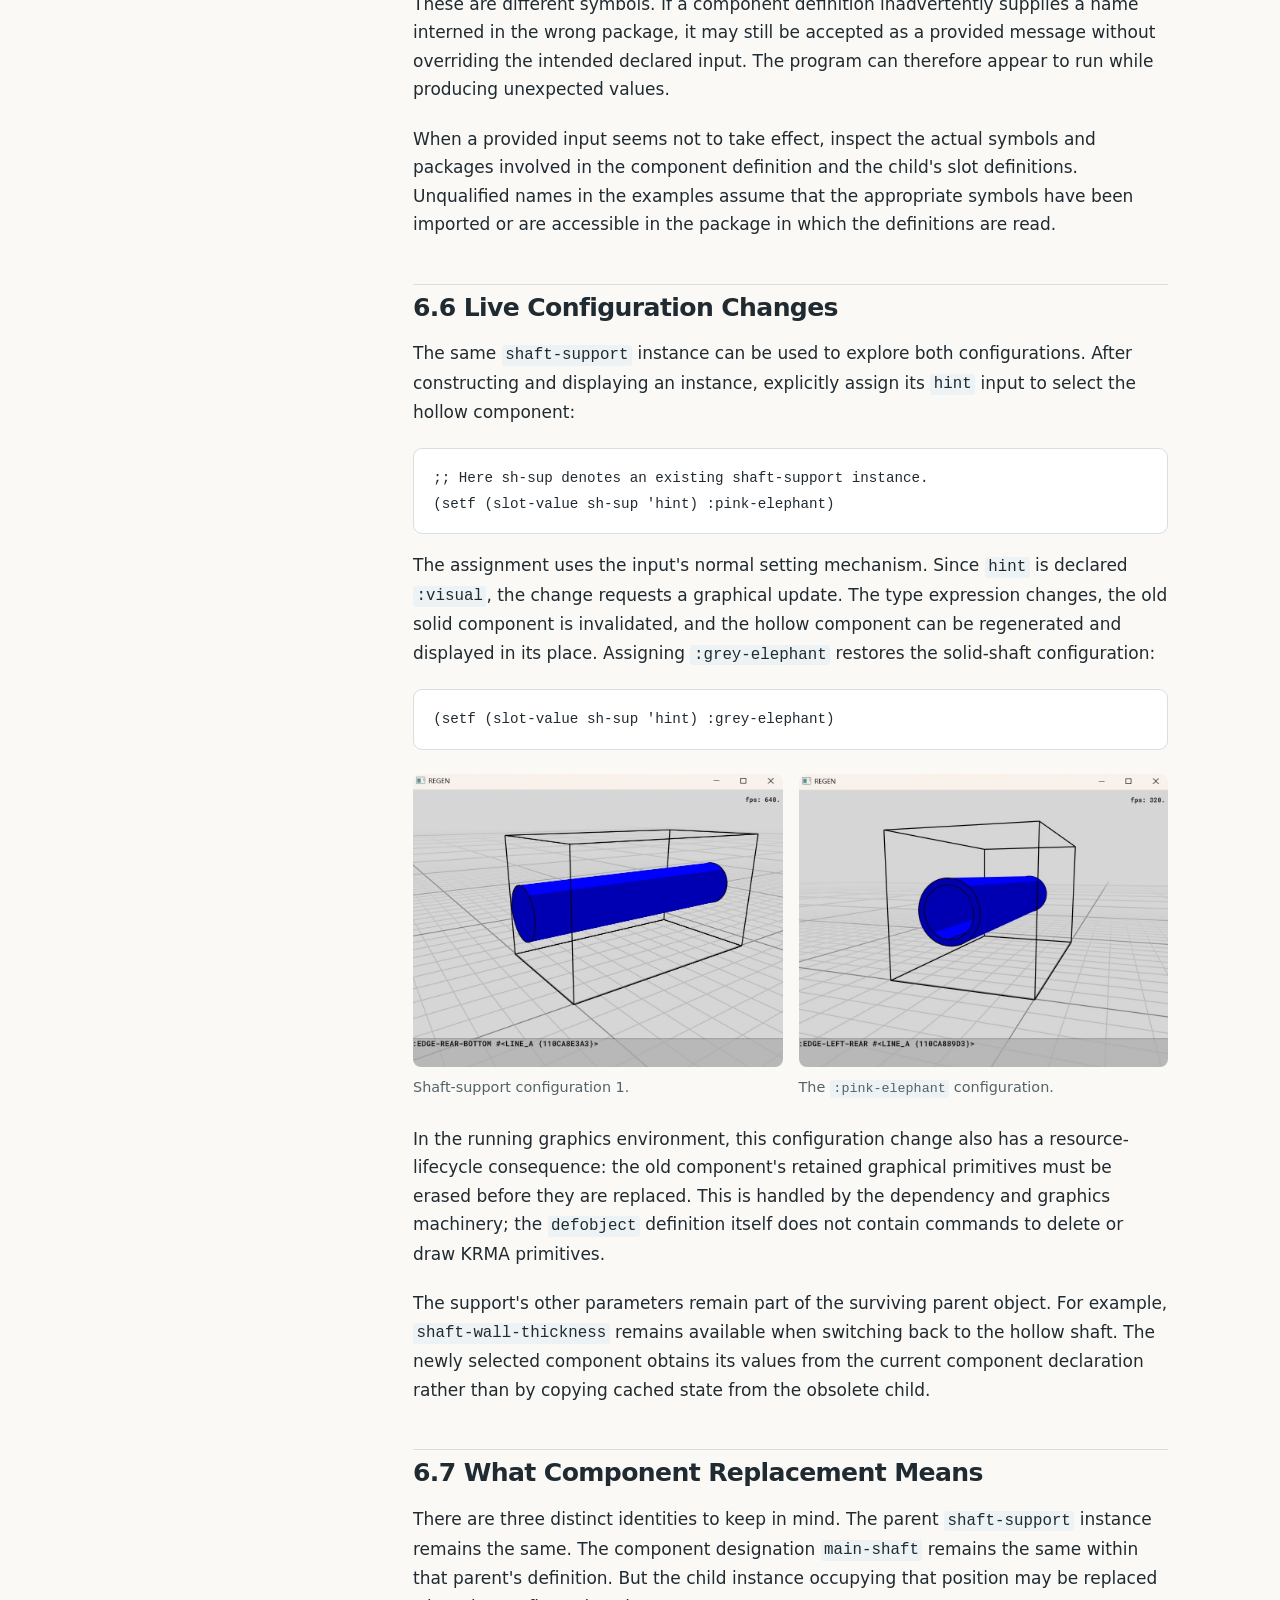
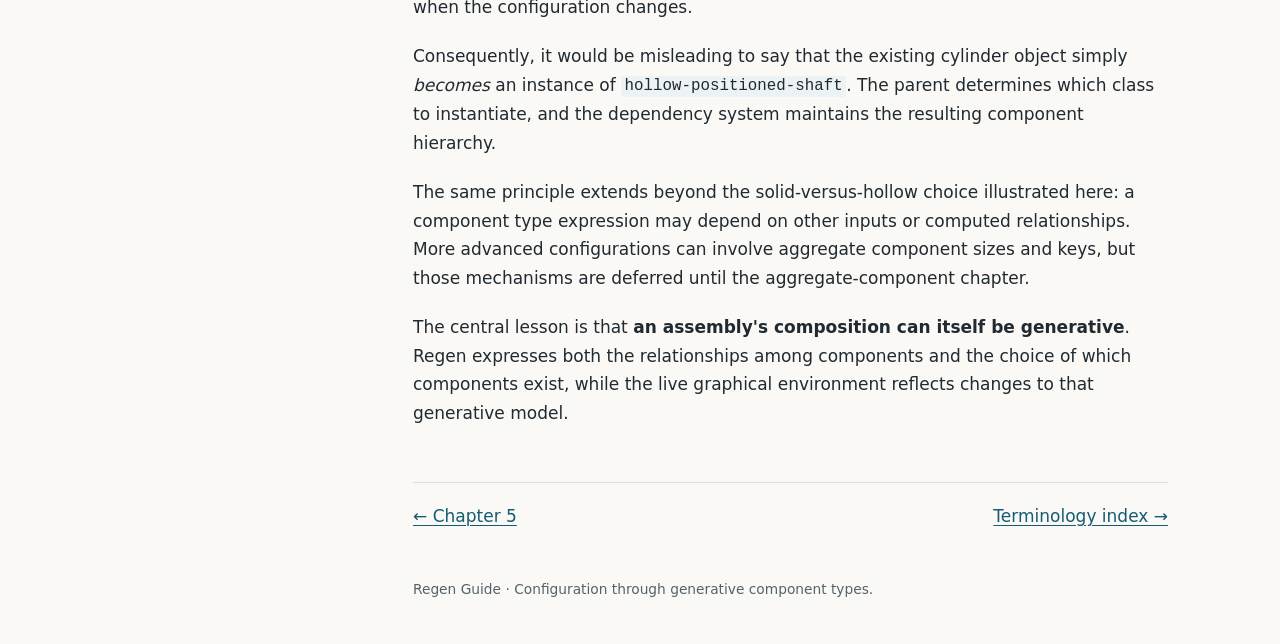
<file: chapters/06-configurations.html>
<!doctype html>
<html lang="en"><head><meta charset="utf-8"><meta name="viewport" content="width=device-width,initial-scale=1"><meta name="description" content="Regen Guide Chapter 6: dynamic component types, configurations, provided inputs and live graphical regeneration"><title>Chapter 6: Configurations · Regen Guide</title><link rel="stylesheet" href="../assets/site.css"></head><body>
<a class="skip" href="#content">Skip to content</a><div class="layout"><aside class="sidebar" aria-label="Guide navigation"><a class="brand" href="../index.html">Regen Guide</a><p class="subtitle">Generative programming with Common Lisp</p><nav class="links"><div class="nav-heading">Contents</div><a href="../index.html">Overview</a><a href="01-generative-objects.html">1 · Generative Objects</a><a href="02-attribute-kinds-and-object-protocols.html">2 · Attribute Kinds and Object Protocols</a><a href="03-defining-generative-objects.html">3 · Defining Generative Objects</a><a href="04-spatial-organization.html">4 · Spatial Organization</a><a href="05-graphics-in-generative-objects.html">5 · Graphics in Generative Objects</a><a href="06-configurations.html" aria-current="page">6 · Configurations</a><a href="../glossary.html">Terminology index</a></nav></aside>
<main id="content"><header class="eyebrow">Chapter 6 · Changing an assembly's composition</header><h1>Configurations</h1>
<p class="lead">A generative object need not have a fixed composition. The class of one of its components can be determined by an expression, so changing an input can replace one kind of component with another. This chapter develops that capability using the shaft-and-support example from <a href="05-graphics-in-generative-objects.html">Chapter 5</a>.</p>
<div class="note"><strong>Source and scope.</strong> The definitions below are the working Chapter 6 example. <code>cylinder_b</code>, <code>hollow-cylinder_b</code>, and <code>prism_a</code> are concrete geometry classes; their implementations are not reproduced here. Package imports are assumed, as in the preceding chapters. The example illustrates existing configuration behavior rather than a proposed configuration facility.</div>
<nav class="card" aria-label="On this page"><strong>In this chapter</strong><ol class="toc"><li><a href="#6-1">6.1 Parameters and Configurations</a></li><li><a href="#6-2">6.2 The Configurable Shaft Support</a></li><li><a href="#6-3">6.3 A Component Type Determined by an Input</a></li><li><a href="#6-4">6.4 Provided Inputs and Child Messages</a></li><li><a href="#6-5">6.5 Symbol Identity and Packages</a></li><li><a href="#6-6">6.6 Live Configuration Changes</a></li><li><a href="#6-7">6.7 What Component Replacement Means</a></li></ol></nav>
<section id="6-1"><h2>6.1 Parameters and Configurations</h2>
<p>In the preceding example, changing <code>shaft-length</code> changes numerical dimensions without changing the class of <code>main-shaft</code>. A configuration can go further: it can select a different component class and thereby change the assembly's composition.</p>
<p>Here, the alternative shaft classes represent a solid cylindrical shaft and a hollow cylindrical shaft. The latter has an opening through its length. The surrounding support remains a <code>shaft-support</code> object; its <code>main-shaft</code> component is generated according to the current configuration.</p>
<p>These operations are not separate programming languages or construction phases. Numerical parameters and component-type selection are both expressed using ordinary Common Lisp expressions within <code>defobject</code> definitions.</p></section>
<section id="6-2"><h2>6.2 The Configurable Shaft Support</h2>
<p>The following is the complete example:</p>
<pre class="code"><code>(defobject positioned-shaft (cylinder_b)
  :inputs
  ((radius :visual 10)
   (display :visual :shaded)))

(defobject hollow-positioned-shaft (hollow-cylinder_b)
  :inputs
  ((radius :visual 10)
   (thickness :visual 9)
   (display :visual :shaded)))

(defobject shaft-support (prism_a)
  :inputs
  ((shaft-length :visual 100)
   (shaft-wall-thickness :visual 2)
   (width :visual (- (the shaft-length) 10))
   (length :visual 50)
   (height :visual 50)
   (hint :visual :grey-elephant))

  :components
  ((main-shaft
    :type (if (eq (the hint) :pink-elephant)
              'hollow-positioned-shaft
              'positioned-shaft)
    center-on (the centroid)
    height (the shaft-length)
    thickness (the shaft-wall-thickness)
    rotation (qrotation (vec3 0 1 0) (/ pi 2)))))</code></pre>
<p><code>positioned-shaft</code> inherits from <code>cylinder_b</code>. <code>hollow-positioned-shaft</code> inherits from <code>hollow-cylinder_b</code> and additionally declares <code>thickness</code>. Both shafts declare a <code>radius</code> input and override <code>display</code> to default to <code>:shaded</code>.</p>
<p>The support declares <code>shaft-length</code>, <code>shaft-wall-thickness</code>, and a derived <code>width</code> in addition to its other dimensions. Its <code>hint</code> input defaults to <code>:grey-elephant</code>. The intentionally memorable <code>:pink-elephant</code> value selects the alternative shaft class.</p>
<p>Regen maintains dependency records for inputs whether or not they are declared <code>:visual</code>. The <code>:visual</code> keyword selects a different dependency-management protocol for the input's dependency list: in addition to invalidating cached values, it also updates the graphics. This distinction exists because not all generative objects are graphical objects, and not every dependency network within a generative object affects visual appearance. Only inputs intended to change the object's visual appearance need the <code>:visual</code> declaration.</p></section>
<section id="6-3"><h2>6.3 A Component Type Determined by an Input</h2>
<p>The defining feature of this configuration is the expression in the <code>main-shaft</code> component:</p>
<pre class="code"><code>:type (if (eq (the hint) :pink-elephant)
          'hollow-positioned-shaft
          'positioned-shaft)</code></pre>
<p>With the default <code>hint</code>, this expression yields the class name <code>positioned-shaft</code>, and the component is a solid shaft. When <code>hint</code> is <code>:pink-elephant</code>, the expression yields <code>hollow-positioned-shaft</code>. The component's type is not a fixed symbol in the parent definition; it is a computation.</p>
<p>When the value on which that computation depends changes, Adhoc's dependency machinery invalidates the affected component. On subsequent evaluation the component is generated using the newly selected class. The previous component instance is no longer the component supplied by the parent. This is more than adjusting a dimension: a different generative class, and therefore potentially a different geometry and set of attributes, can occupy the same component position.</p>
<p>The name <code>main-shaft</code> continues to identify the component in the <em>parent's definition</em>. It does not imply that the same child CLOS instance survives a change of class.</p></section>
<section id="6-4"><h2>6.4 Provided Inputs and Child Messages</h2>
<p>The <code>main-shaft</code> declaration provides the same expressions to either selected class:</p>
<pre class="code"><code>center-on (the centroid)
height (the shaft-length)
thickness (the shaft-wall-thickness)
rotation (qrotation (vec3 0 1 0) (/ pi 2))</code></pre>
<p>The first two expressions establish the shaft's position and axial length relative to the support. The rotation turns the shaft around the support's Y axis by 90 degrees. The <code>thickness</code> expression refers to the support's <code>shaft-wall-thickness</code> input, rather than to the hollow shaft's declared default thickness of 9.</p>
<p>Notice that the same provided-input declaration is valid for <em>both</em> component classes. <code>hollow-positioned-shaft</code> declares <code>thickness</code> as an input, so its provided value participates in the normal input and dependency machinery. <code>positioned-shaft</code> does not declare a <code>thickness</code> input, but that does not make the component declaration erroneous.</p>
<p>Instead, the solid shaft can still answer the supplied <code>thickness</code> message, as in:</p>
<pre class="code"><code>(send sh-sup main-shaft thickness)</code></pre>
<p>For this solid shaft, the provided message has no local cache location and cannot be assigned using <code>setf</code>. If the selected child's class instead defines a local ordinary attribute or component named <code>thickness</code>, messaging that name returns the value determined by the child's local definition. Thus an undeclared provided message is not the same thing as a declared, settable input, and a local definition takes precedence over the parent-supplied expression.</p>
<p>This flexibility allows a parent to describe a common component relationship without branching into separate component declarations for every possible type. It also means the engineer should distinguish carefully between a provided message, a declared child input, and an ordinary attribute or component on the child.</p></section>
<section id="6-5"><h2>6.5 Symbol Identity and Packages</h2>
<p>In Common Lisp, component input and message names are symbols. Their package identities are significant. Two symbols with the same printed name are not equal merely because their names have the same characters:</p>
<pre class="code"><code>rgn-geo::thickness
my-package::thickness</code></pre>
<p>These are different symbols. If a component definition inadvertently supplies a name interned in the wrong package, it may still be accepted as a provided message without overriding the intended declared input. The program can therefore appear to run while producing unexpected values.</p>
<p>When a provided input seems not to take effect, inspect the actual symbols and packages involved in the component definition and the child's slot definitions. Unqualified names in the examples assume that the appropriate symbols have been imported or are accessible in the package in which the definitions are read.</p></section>
<section id="6-6"><h2>6.6 Live Configuration Changes</h2>
<p>The same <code>shaft-support</code> instance can be used to explore both configurations. After constructing and displaying an instance, explicitly assign its <code>hint</code> input to select the hollow component:</p>
<pre class="code"><code>;; Here sh-sup denotes an existing shaft-support instance.
(setf (slot-value sh-sup 'hint) :pink-elephant)</code></pre>
<p>The assignment uses the input's normal setting mechanism. Since <code>hint</code> is declared <code>:visual</code>, the change requests a graphical update. The type expression changes, the old solid component is invalidated, and the hollow component can be regenerated and displayed in its place. Assigning <code>:grey-elephant</code> restores the solid-shaft configuration:</p>
<pre class="code"><code>(setf (slot-value sh-sup 'hint) :grey-elephant)</code></pre>
<div class="grid" aria-label="Shaft-support configuration screenshots" style="margin:1.5rem 0">
<figure style="margin:0"><img src="../assets/shaft-support-configuration-1.jpg" alt="First shaft-support configuration screenshot" loading="lazy" style="display:block;width:100%;height:auto;border-radius:8px"><figcaption style="font-size:.9rem;color:var(--muted);margin-top:.5rem">Shaft-support configuration 1.</figcaption></figure>
<figure style="margin:0"><img src="../assets/shaft-support-pink-elephant.jpg" alt="Shaft-support screenshot for the pink-elephant configuration" loading="lazy" style="display:block;width:100%;height:auto;border-radius:8px"><figcaption style="font-size:.9rem;color:var(--muted);margin-top:.5rem">The <code>:pink-elephant</code> configuration.</figcaption></figure>
</div>
<p>In the running graphics environment, this configuration change also has a resource-lifecycle consequence: the old component's retained graphical primitives must be erased before they are replaced. This is handled by the dependency and graphics machinery; the <code>defobject</code> definition itself does not contain commands to delete or draw KRMA primitives.</p>
<p>The support's other parameters remain part of the surviving parent object. For example, <code>shaft-wall-thickness</code> remains available when switching back to the hollow shaft. The newly selected component obtains its values from the current component declaration rather than by copying cached state from the obsolete child.</p></section>
<section id="6-7"><h2>6.7 What Component Replacement Means</h2>
<p>There are three distinct identities to keep in mind. The parent <code>shaft-support</code> instance remains the same. The component designation <code>main-shaft</code> remains the same within that parent's definition. But the child instance occupying that position may be replaced when the configuration changes.</p>
<p>Consequently, it would be misleading to say that the existing cylinder object simply <em>becomes</em> an instance of <code>hollow-positioned-shaft</code>. The parent determines which class to instantiate, and the dependency system maintains the resulting component hierarchy.</p>
<p>The same principle extends beyond the solid-versus-hollow choice illustrated here: a component type expression may depend on other inputs or computed relationships. More advanced configurations can involve aggregate component sizes and keys, but those mechanisms are deferred until the aggregate-component chapter.</p>
<p>The central lesson is that <strong>an assembly's composition can itself be generative</strong>. Regen expresses both the relationships among components and the choice of which components exist, while the live graphical environment reflects changes to that generative model.</p></section>
<nav class="bottomnav" aria-label="Chapter navigation"><a href="05-graphics-in-generative-objects.html">← Chapter 5</a><a href="../glossary.html">Terminology index →</a></nav><footer>Regen Guide · Configuration through generative component types.</footer></main></div></body></html>
</file>
<file: assets/site.css>
:root{color-scheme:light dark;--bg:#faf9f6;--ink:#202a31;--muted:#53636a;--paper:#fff;--line:#d9dedf;--accent:#145c73;--subtle:#edf3f4;--max:1120px}
@media(prefers-color-scheme:dark){:root{--bg:#171d20;--ink:#e8ebec;--muted:#acb9be;--paper:#20282c;--line:#3b494d;--accent:#91d4e5;--subtle:#273337}}
*{box-sizing:border-box}html{scroll-behavior:smooth;scroll-padding-top:1.4rem}body{margin:0;background:var(--bg);color:var(--ink);font:17px/1.68 system-ui,-apple-system,BlinkMacSystemFont,"Segoe UI",sans-serif}a{color:var(--accent);text-underline-offset:.2em}a:hover{text-decoration-thickness:2px}.skip{position:absolute;left:-1000px;top:0;background:var(--paper);padding:.5rem}.skip:focus{left:1rem;z-index:5}.layout{max-width:var(--max);margin:auto;display:grid;grid-template-columns:245px minmax(0,1fr);gap:3.5rem;padding:1.8rem 2rem 5rem}.sidebar{position:sticky;top:1.2rem;height:calc(100vh - 2.4rem);overflow-y:auto;overscroll-behavior:contain;align-self:start;border-right:1px solid var(--line);padding-right:1.3rem}.brand{font-weight:800;font-size:1.28rem;letter-spacing:.02em;text-decoration:none}.subtitle{color:var(--muted);font-size:.84rem;margin:.3rem 0 1.5rem}.nav-heading{font-size:.72rem;text-transform:uppercase;letter-spacing:.13em;color:var(--muted);font-weight:750;margin:1.5rem 0 .35rem}.sidebar a{display:block;padding:.36rem .4rem;border-radius:5px;text-decoration:none;line-height:1.32;font-size:.91rem}.sidebar a:hover,.sidebar a[aria-current=page]{background:var(--subtle)}main{min-width:0;max-width:770px}header.eyebrow{font-size:.75rem;text-transform:uppercase;letter-spacing:.12em;color:var(--muted);font-weight:750}h1,h2,h3{line-height:1.22;letter-spacing:-.025em}h1{font-size:clamp(2rem,4vw,3.1rem);margin:.6rem 0 1rem}h2{font-size:1.57rem;margin:2.8rem 0 1rem;padding-top:.5rem;border-top:1px solid var(--line)}h3{font-size:1.17rem;margin-top:1.7rem}p{margin:.85rem 0 1.3rem}ul,ol{padding-left:1.35rem}li{margin:.38rem 0}.lead{font-size:1.22rem;color:var(--muted);max-width:44rem}.card{background:var(--paper);border:1px solid var(--line);border-radius:10px;padding:1.25rem 1.4rem;margin:1rem 0}.card h3{margin:.1rem 0 .5rem}.grid{display:grid;grid-template-columns:repeat(auto-fit,minmax(230px,1fr));gap:1rem}.grid .card{margin:0}.toc{list-style:none;padding:0}.toc li{padding:.26rem 0}.note{border-left:3px solid var(--accent);background:var(--subtle);padding:.8rem 1rem;margin:1.6rem 0}.badge{font-size:.72rem;padding:.15rem .43rem;border:1px solid var(--line);border-radius:100px;color:var(--muted);white-space:nowrap}.term{scroll-margin-top:1rem}.definition{border-bottom:1px solid var(--line);padding:.65rem 0 1.1rem}.definition dt{font-weight:750;font-size:1.1rem}.definition dd{margin:.2rem 0}.alphabet{display:flex;flex-wrap:wrap;gap:.45rem;margin:1.3rem 0}.alphabet a{border:1px solid var(--line);border-radius:5px;padding:.1rem .55rem;text-decoration:none}.bottomnav{display:flex;justify-content:space-between;flex-wrap:wrap;gap:1.2rem;margin-top:3.4rem;border-top:1px solid var(--line);padding-top:1.2rem}footer{font-size:.86rem;color:var(--muted);margin-top:3rem}code{font-size:.93em;background:var(--subtle);padding:.09rem .22rem;border-radius:3px}a:focus-visible{outline:2px solid var(--accent);outline-offset:3px}@media(max-width:760px){.layout{display:block;padding:1.2rem 1.15rem 3rem}.sidebar{position:static;height:auto;border-right:0;border-bottom:1px solid var(--line);padding:0 0 1rem;margin-bottom:1.8rem}.sidebar .links{display:flex;flex-wrap:wrap;gap:.25rem}.sidebar .nav-heading{width:100%;margin:1rem 0 0}.sidebar a{font-size:.86rem;padding:.32rem .5rem}h2{margin-top:2.1rem}}
pre.code{max-width:100%;overflow-x:auto;padding:1rem 1.2rem;border:1px solid var(--line);border-radius:9px;background:var(--paper);line-height:1.55;tab-size:2}
pre.code code{background:transparent;padding:0;white-space:pre;font-size:.89rem}
</file>
